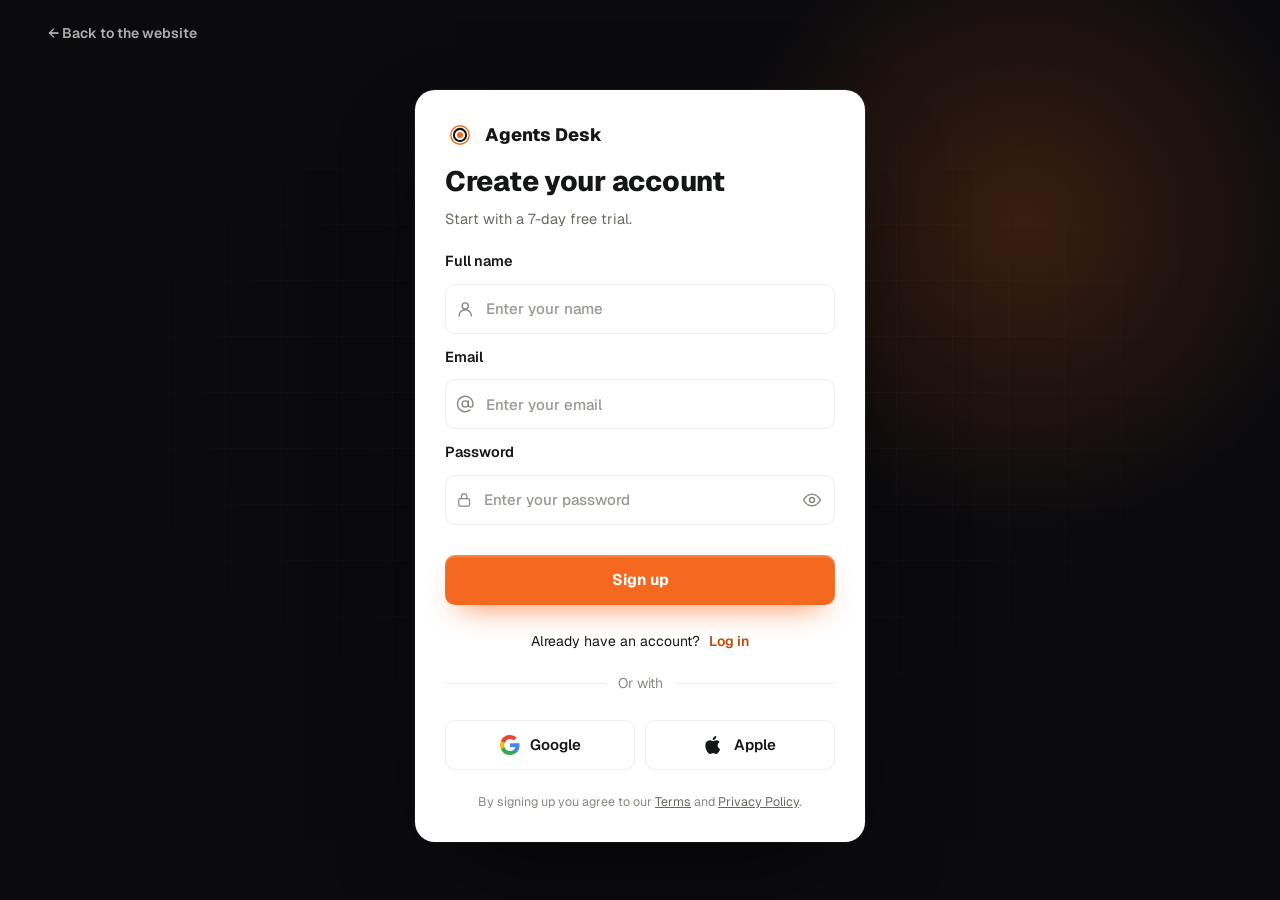
<file: auth.html>
<!doctype html>
<html lang="en">
<head>
<meta charset="utf-8">
<meta name="viewport" content="width=device-width,initial-scale=1">
<title>Sign in — Agents Desk</title>
<meta name="description" content="Create your Agents Desk account or log in to your desk.">
<meta name="robots" content="noindex">
<meta name="theme-color" content="#0B0B0E">
<link rel="icon" href="favicon.svg" type="image/svg+xml">
<link rel="preconnect" href="https://fonts.googleapis.com"><link rel="preconnect" href="https://fonts.gstatic.com" crossorigin>
<link rel="stylesheet" href="https://fonts.googleapis.com/css2?family=Geist:wght@400..800&family=Geist+Mono:wght@400..600&display=swap">
<link rel="stylesheet" href="site.css?v=20261017">
<link rel="stylesheet" href="auth.css?v=20261017">
</head>
<body class="auth-page">
<a class="auth-back" href="index.html">← Back to the website</a>
<main class="auth-wrap" id="main">
  <form class="form" id="authForm" novalidate>
    <a class="auth-brand" href="index.html" aria-label="Agents Desk home"><svg width="30" height="30" viewBox="0 0 44 44" fill="none" aria-hidden="true"><circle cx="22" cy="22" r="13.5" stroke="#F4691F" stroke-width="2"/><circle cx="22" cy="22" r="9" stroke="currentColor" stroke-width="3"/><circle cx="22" cy="22" r="4.4" fill="#F4691F"/></svg><span>Agents Desk</span></a>
    <h1 id="aTitle">Create your account</h1>
    <p class="auth-sub" id="aSub">Start with a 3-day free trial.</p>
    <p class="auth-note" id="notice" role="status" hidden></p>

    <div class="flex-column" data-only="signup"><label for="fName">Full name</label></div>
    <div class="inputForm" data-only="signup">
      <svg width="20" height="20" viewBox="0 0 24 24" fill="none" stroke="currentColor" stroke-width="1.8" stroke-linecap="round" aria-hidden="true"><circle cx="12" cy="8" r="4"/><path d="M20 21a8 8 0 0 0-16 0"/></svg>
      <input id="fName" name="name" class="input" autocomplete="name" placeholder="Enter your name">
    </div>

    <div class="flex-column"><label for="fEmail">Email</label></div>
    <div class="inputForm">
      <svg width="20" height="20" viewBox="0 0 24 24" fill="none" stroke="currentColor" stroke-width="1.8" stroke-linecap="round" aria-hidden="true"><circle cx="12" cy="12" r="4"/><path d="M16 8v5a3 3 0 0 0 6 0v-1a10 10 0 1 0-4 8"/></svg>
      <input id="fEmail" name="email" type="email" class="input" autocomplete="email" placeholder="Enter your email">
    </div>

    <div class="flex-column"><label for="fPw">Password</label></div>
    <div class="inputForm">
      <svg width="20" height="20" viewBox="0 0 24 24" fill="none" stroke="currentColor" stroke-width="1.8" stroke-linecap="round" aria-hidden="true"><rect x="4" y="10" width="16" height="11" rx="2.5"/><path d="M8 10V7a4 4 0 0 1 8 0v3"/></svg>
      <input id="fPw" name="password" type="password" class="input" autocomplete="new-password" placeholder="Enter your password">
      <button type="button" class="eye" id="eye" aria-label="Show password" aria-pressed="false"><svg width="20" height="20" viewBox="0 0 24 24" fill="none" stroke="currentColor" stroke-width="1.8" stroke-linecap="round" aria-hidden="true"><path d="M2 12s3.5-7 10-7 10 7 10 7-3.5 7-10 7S2 12 2 12z"/><circle cx="12" cy="12" r="3"/></svg></button>
    </div>

    <div class="flex-row" data-only="login">
      <div><input type="checkbox" id="fKeep" checked><label for="fKeep">Remember me</label></div>
      <button type="button" class="span" id="forgot">Forgot password?</button>
    </div>

    <button class="button-submit" id="aGo" type="submit">Sign up</button>
    <p class="p" id="switchLine"></p>
    <p class="p line">Or with</p>

    <div class="flex-row">
      <button type="button" class="btn google" data-sso="Google"><svg width="20" height="20" viewBox="0 0 24 24" aria-hidden="true"><path fill="#4285F4" d="M23.5 12.27c0-.85-.08-1.67-.22-2.45H12v4.64h6.45a5.52 5.52 0 0 1-2.39 3.62v3h3.87c2.26-2.09 3.57-5.16 3.57-8.81z"/><path fill="#34A853" d="M12 24c3.24 0 5.95-1.07 7.93-2.91l-3.87-3c-1.07.72-2.45 1.15-4.06 1.15-3.12 0-5.77-2.11-6.71-4.95H1.29v3.1A12 12 0 0 0 12 24z"/><path fill="#FBBC05" d="M5.29 14.29a7.2 7.2 0 0 1 0-4.58v-3.1H1.29a12 12 0 0 0 0 10.78l4-3.1z"/><path fill="#EA4335" d="M12 4.75c1.76 0 3.34.61 4.59 1.8l3.43-3.43A11.5 11.5 0 0 0 12 0 12 12 0 0 0 1.29 6.61l4 3.1C6.23 6.86 8.88 4.75 12 4.75z"/></svg>Google</button>
      <button type="button" class="btn apple" data-sso="Apple"><svg width="20" height="20" viewBox="0 0 24 24" fill="currentColor" aria-hidden="true"><path d="M16.37 12.6c-.03-2.73 2.23-4.05 2.33-4.11-1.27-1.86-3.25-2.11-3.95-2.14-1.68-.17-3.28.99-4.13.99-.86 0-2.17-.97-3.57-.94-1.84.03-3.53 1.07-4.48 2.71-1.91 3.31-.49 8.22 1.37 10.91.91 1.31 2 2.79 3.42 2.74 1.37-.05 1.89-.89 3.55-.89 1.65 0 2.12.89 3.57.86 1.48-.03 2.41-1.34 3.31-2.66 1.04-1.52 1.47-3 1.5-3.07-.03-.02-2.88-1.11-2.92-4.4zM13.65 4.58c.75-.92 1.26-2.19 1.12-3.46-1.08.04-2.4.72-3.18 1.63-.69.8-1.31 2.1-1.14 3.34 1.21.09 2.44-.61 3.2-1.51z"/></svg>Apple</button>
    </div>

    <p class="fine" data-only="signup">By signing up you agree to our <a href="https://agentsdesk.football/term-of-service" target="_blank" rel="noopener">Terms</a> and <a href="https://agentsdesk.football/privacy-policy" target="_blank" rel="noopener">Privacy Policy</a>.</p>
  </form>
</main>
<script src="billing.js?v=20261017"></script>
<script src="auth.js?v=20261017"></script>
</body>
</html>
</file>
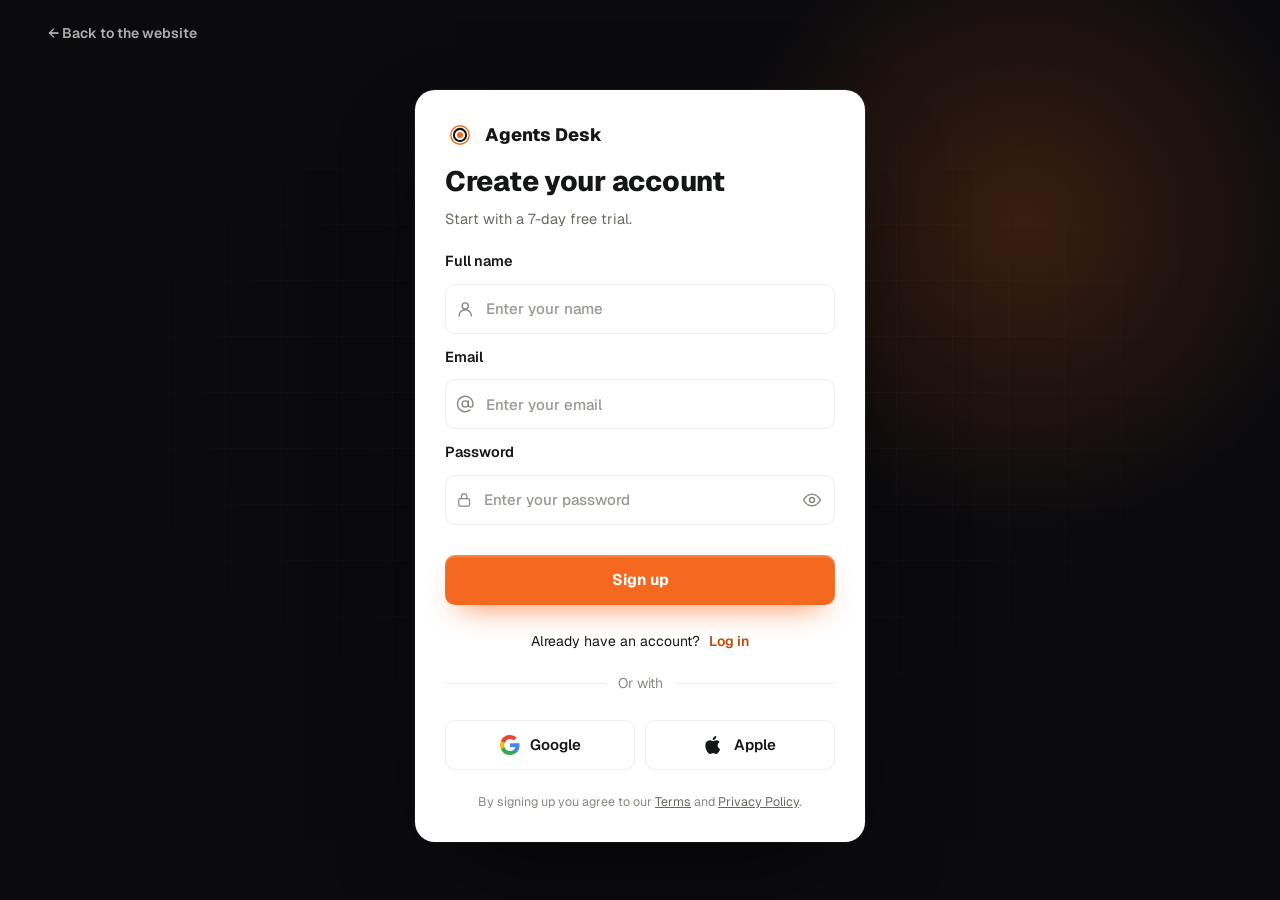
<file: dashboard.html>
<!doctype html>
<html lang="en">
<head>
<meta charset="utf-8">
<meta name="viewport" content="width=device-width,initial-scale=1">
<title>Dashboard demo · Agents Desk</title>
<meta name="description" content="Interactive demo of the Agents Desk dashboard: AI player search, No Agents list, deal and commission calculator, agency overview and live transfer feeds. Sample data only.">
<meta name="robots" content="noindex">
<meta name="theme-color" content="#0B0B0E">
<link rel="icon" href="favicon.svg" type="image/svg+xml">
<link rel="preconnect" href="https://fonts.googleapis.com"><link rel="preconnect" href="https://fonts.gstatic.com" crossorigin>
<link rel="stylesheet" href="https://fonts.googleapis.com/css2?family=Geist:wght@400..800&family=Geist+Mono:wght@400..600&display=swap">
<link rel="stylesheet" href="dashboard.css?v=20261017">
<link rel="stylesheet" href="account.css?v=20261017">
<script>try{if(!localStorage.getItem("ad-session"))location.replace("auth.html"+location.hash)}catch(e){}</script>
</head>
<body>
<div class="ad-loading" id="adLoad" role="status" aria-live="polite">
  <div class="adl">
    <div class="adl-mark" aria-hidden="true"><svg viewBox="0 0 64 64" fill="none"><circle class="adl-trk" cx="32" cy="32" r="29"/><circle class="adl-arc" cx="32" cy="32" r="29"/><circle cx="32" cy="32" r="12.5" stroke="#F3F2F0" stroke-width="3.6"/><circle class="adl-dot" cx="32" cy="32" r="6" fill="#F4691F"/></svg></div>
    <div class="adl-word"><b>Agents Desk</b><span id="adLoadCap">Loading</span></div>
    <div class="adl-bar" aria-hidden="true"><i id="adLoadBar"></i></div>
  </div>
</div>
<div id="app" data-lenis-prevent aria-hidden="true">
  <aside class="sb" id="sb" aria-label="Dashboard menu"></aside>
  <div class="scrim" id="scrim"></div>
  <div class="mn" id="mn">
    <header class="tb">
      <button class="burger" id="burger" aria-label="Open menu"><svg width="18" height="18" viewBox="0 0 24 24" fill="none" stroke="currentColor" stroke-width="2" stroke-linecap="round"><path d="M4 7h16M4 12h16M4 17h16"/></svg></button>
      <label class="tb-s"><svg width="16" height="16" viewBox="0 0 24 24" fill="none" stroke="currentColor" stroke-width="2" stroke-linecap="round"><circle cx="11" cy="11" r="7"/><path d="M20 20l-3.5-3.5"/></svg><input type="search" id="gsearch" placeholder="Search players, clubs, deals, news…" aria-label="Search"></label>
      <span class="sp"></span>
      <span class="demo-pill" title="Everything in this dashboard is sample data"><i></i>Demo<span>&nbsp;· sample data</span></span>
      <a class="btn b-gh b-sm back-site" href="index.html" id="backSite">← Back to site</a>
      <span class="me"><span class="av">AG</span><div><b>Your desk</b><span>Agent</span></div></span>
    </header>
    <div id="view"></div>
  </div>
  <div class="modal" id="modal"><div class="bg" data-close></div><div class="pn"><button class="x" data-close aria-label="Close">×</button><div id="modalBody"></div></div></div>
  <div class="toast" id="toast" role="status"></div>
</div>


<script src="orb.js?v=20261017"></script>
<script src="dashboard.js?v=20261017"></script>
<script src="billing.js?v=20261017"></script>
<script src="account.js?v=20261017"></script>
</body>
</html>
</file>
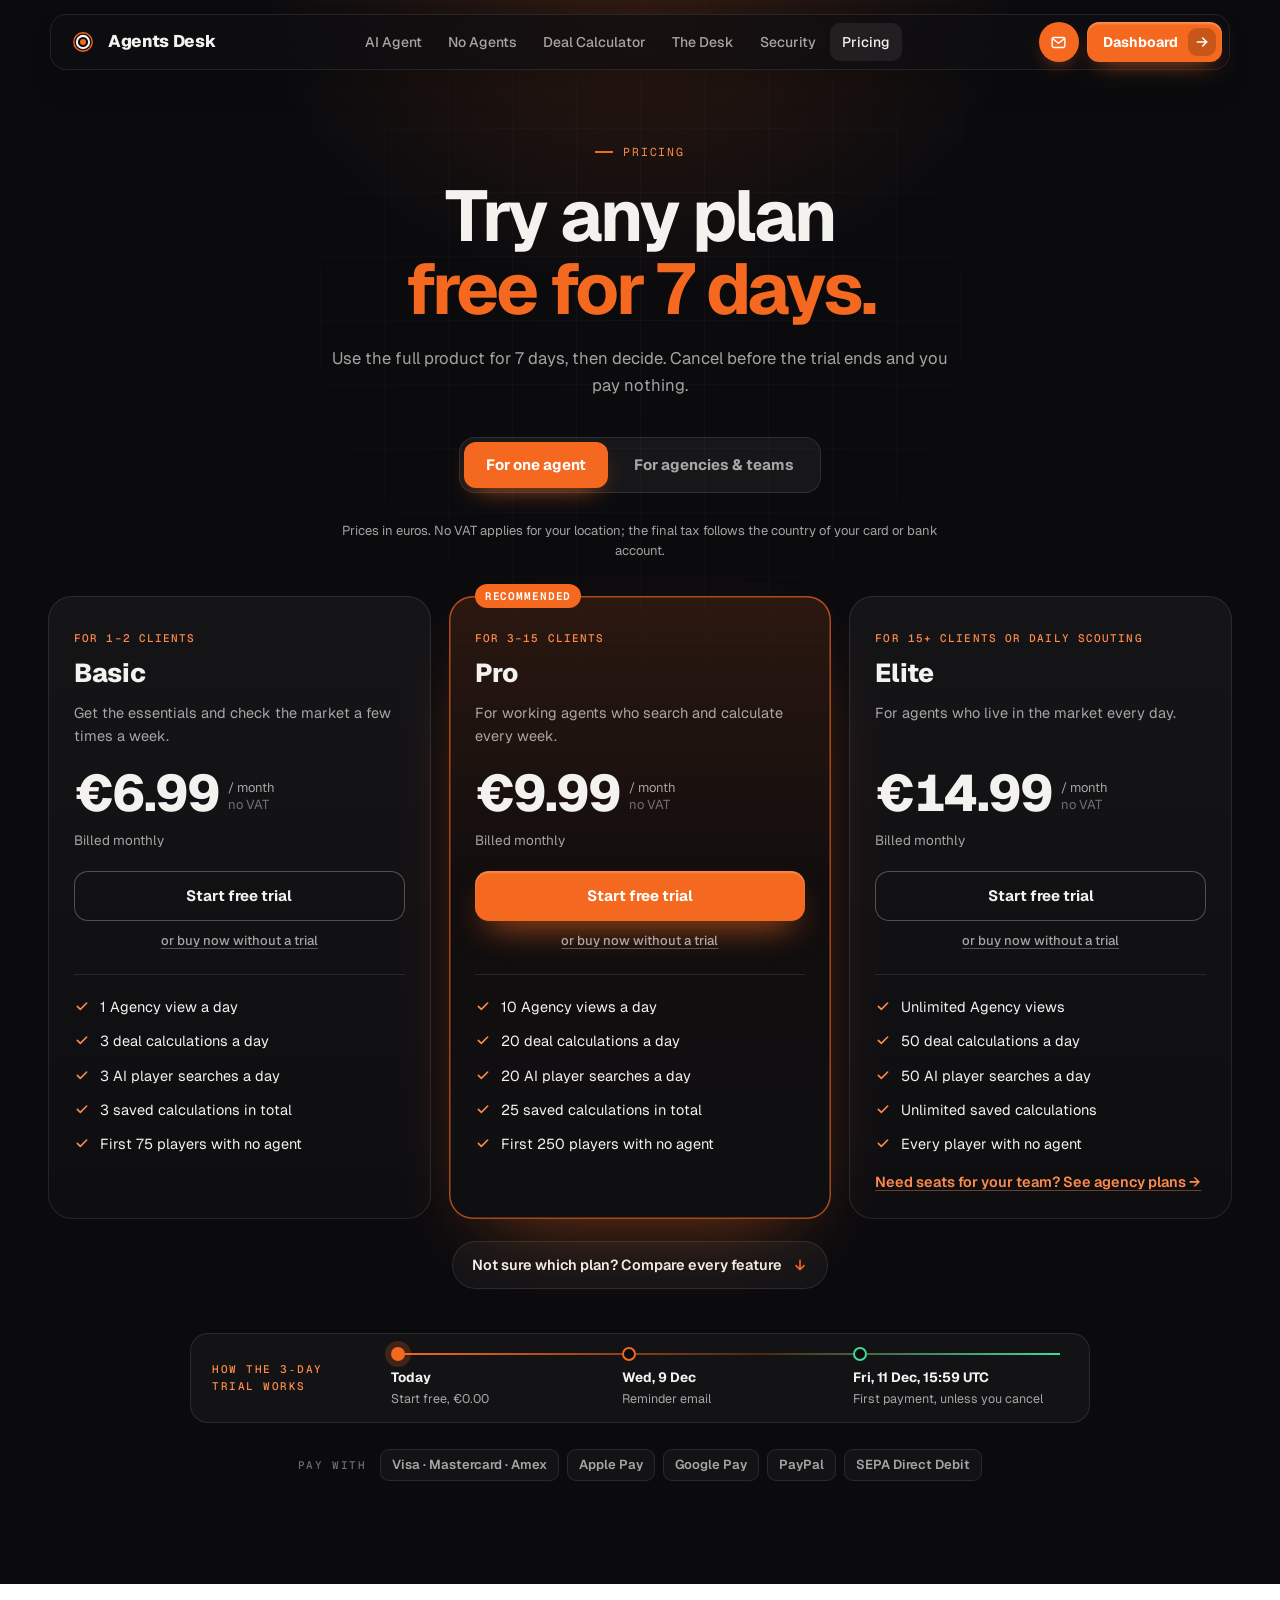
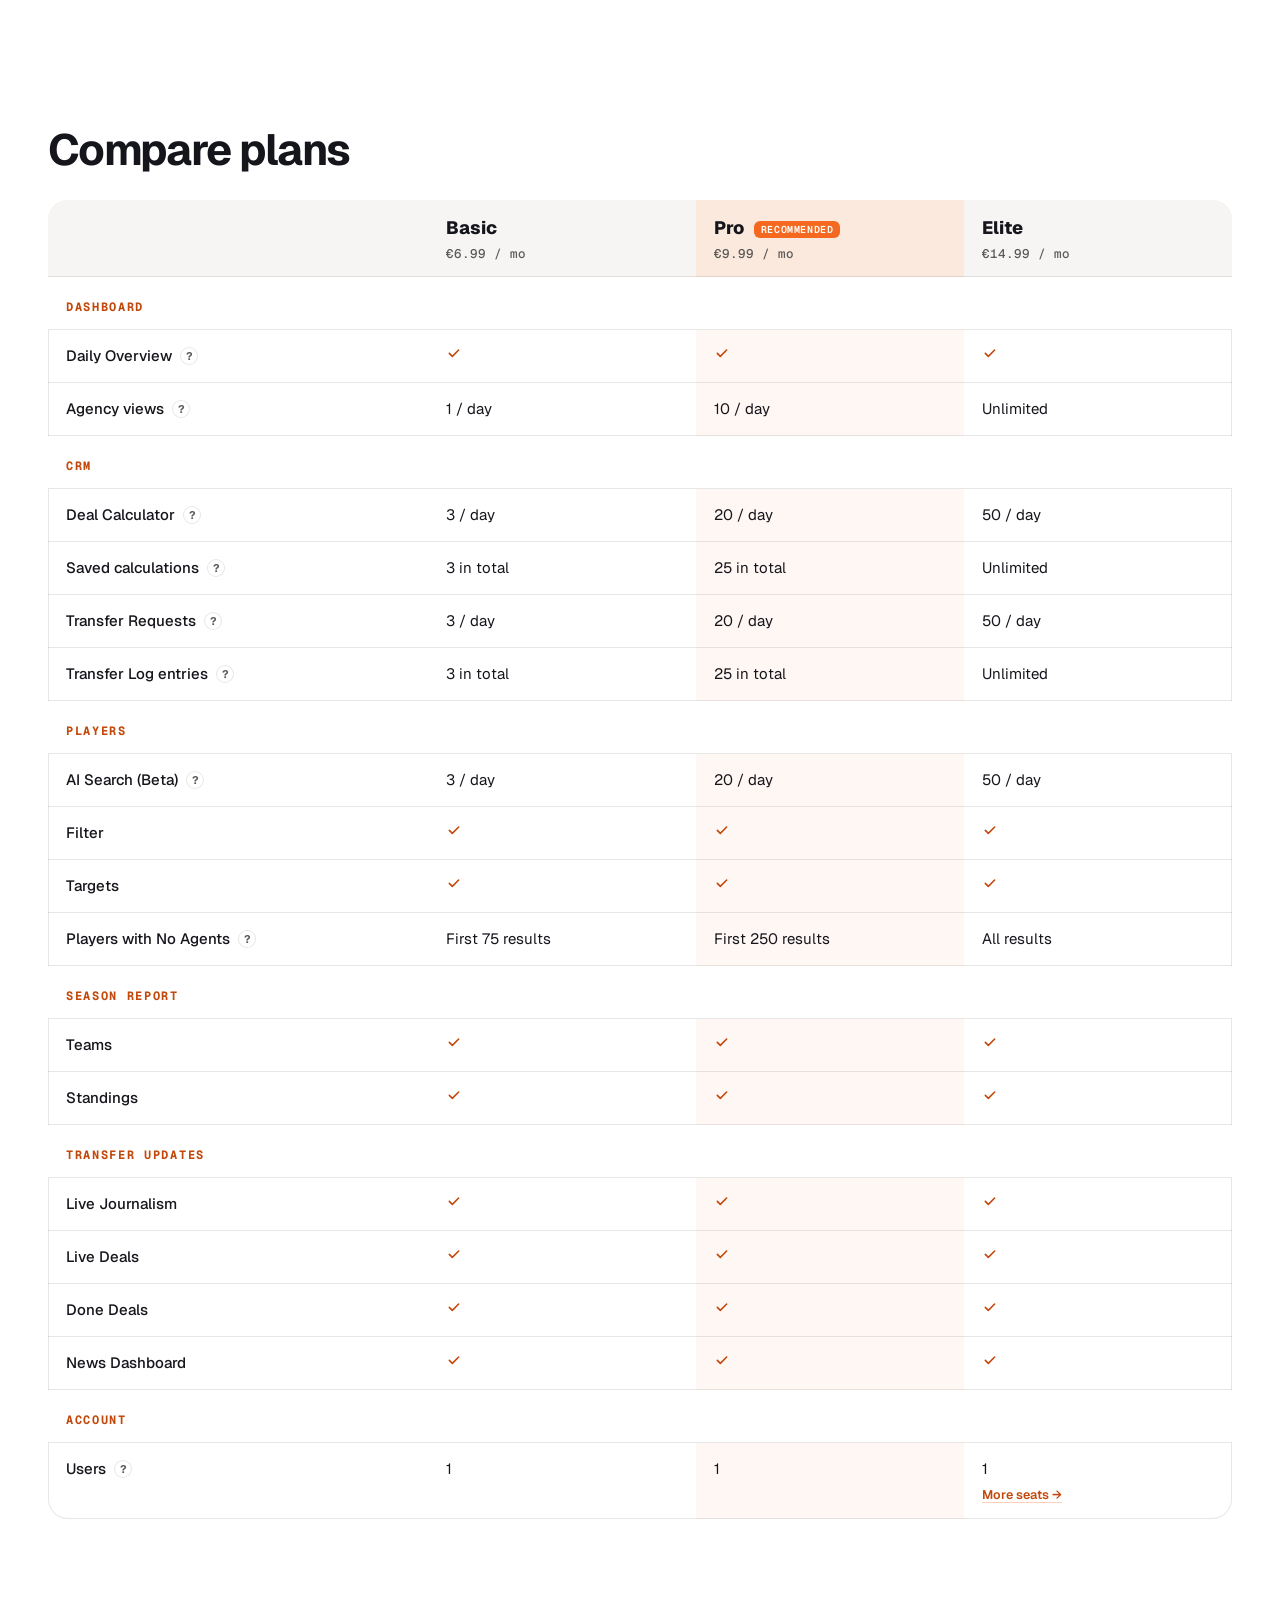
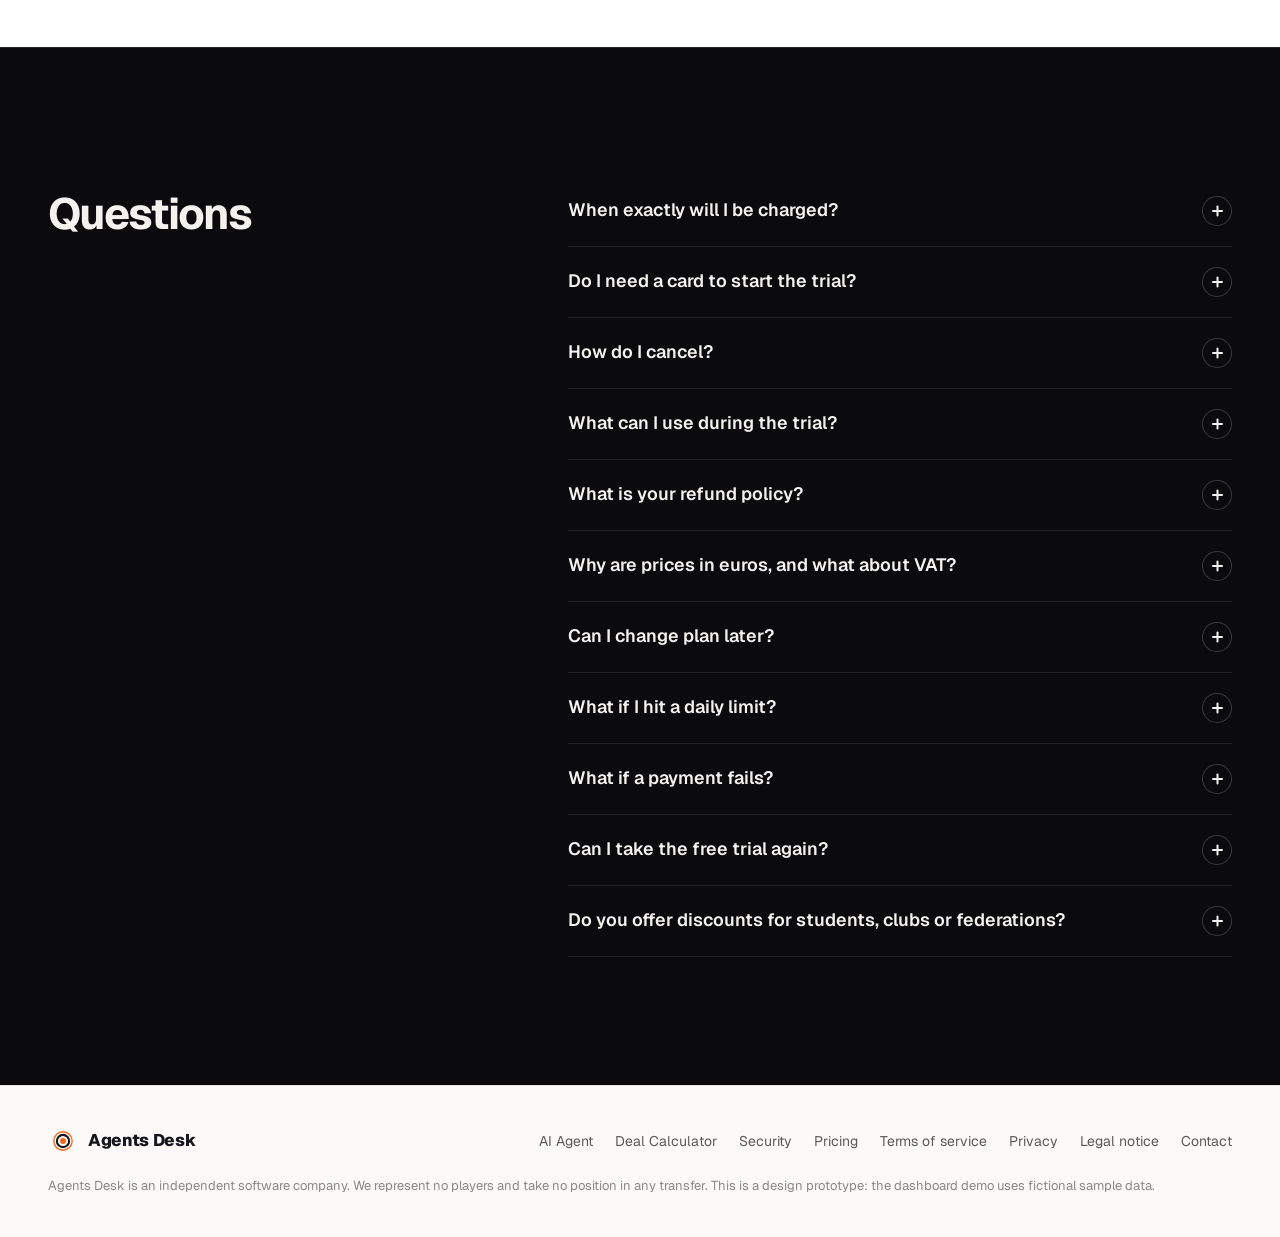
<file: pricing.html>
<!doctype html>
<html lang="en">
<head>
<meta charset="utf-8">
<meta name="viewport" content="width=device-width,initial-scale=1">
<title>Pricing — Agents Desk</title>
<meta name="description" content="Agents Desk pricing: Basic, Pro and Elite plans for football agents, billed monthly, and a team plan for agencies. Every plan starts with a 7-day free trial.">
<meta name="theme-color" content="#0B0B0E">
<link rel="icon" href="favicon.svg" type="image/svg+xml">
<link rel="preconnect" href="https://fonts.googleapis.com"><link rel="preconnect" href="https://fonts.gstatic.com" crossorigin>
<link rel="stylesheet" href="https://fonts.googleapis.com/css2?family=Geist:wght@400..800&family=Geist+Mono:wght@400..600&display=swap">
<link rel="stylesheet" href="site.css?v=20261017">
<link rel="stylesheet" href="pricing.css?v=20261017">
<script>document.documentElement.classList.add("js")</script>
<script type="application/ld+json">{"@context":"https://schema.org","@type":"Product","name":"Agents Desk","description":"Football agent software: AI player search, deal calculator, transfer CRM and live transfer news.","brand":{"@type":"Brand","name":"Agents Desk"},"offers":[{"@type":"Offer","name":"Basic monthly","price":"6.99","priceCurrency":"EUR","url":"https://agentsdesk.football/pricing"},{"@type":"Offer","name":"Pro monthly","price":"9.99","priceCurrency":"EUR","url":"https://agentsdesk.football/pricing"},{"@type":"Offer","name":"Elite monthly","price":"14.99","priceCurrency":"EUR","url":"https://agentsdesk.football/pricing"}]}</script>
</head>
<body>
<a class="skip" href="#main">Skip to content</a>
<header class="nav" id="nav">
  <a class="brand" href="index.html" aria-label="Agents Desk, back to top"><svg class="mark" width="30" height="30" viewBox="0 0 44 44" fill="none" aria-hidden="true"><circle class="ping" cx="22" cy="22" r="13.5" stroke="#F4691F" stroke-width="2"/><circle cx="22" cy="22" r="9" stroke="currentColor" stroke-width="3"/><circle class="beat" cx="22" cy="22" r="4.4" fill="#F4691F"/></svg><span>Agents Desk</span></a>
  <nav class="nav-links" aria-label="Main">
    <a href="auth.html#app-ai">AI Agent</a><a href="auth.html#app-noagents">No Agents</a><a href="auth.html#app-calc">Deal Calculator</a><a href="index.html#desk">The Desk</a><a href="index.html#security">Security</a><a href="pricing.html" aria-current="page">Pricing</a>
  </nav>
  <div class="nav-end">
    <a class="Btn nav-ct" href="index.html#contact" aria-label="Contact us"><span class="sign"><svg viewBox="0 0 24 24" fill="none" stroke="currentColor" stroke-width="2" stroke-linecap="round" stroke-linejoin="round" aria-hidden="true"><rect x="3" y="5" width="18" height="14" rx="2.5"/><path d="M3.5 6.5l8.5 6.5 8.5-6.5"/></svg></span><span class="text">Contact</span></a>
    <a class="btn-dash" href="auth.html#app-overview">Dashboard <span class="ar"><svg width="16" height="16" viewBox="0 0 24 24" fill="none" stroke="currentColor" stroke-width="2.4" stroke-linecap="round" aria-hidden="true"><path d="M5 12h14M13 6l6 6-6 6"/></svg></span></a>
    <button class="burger" id="burger" aria-label="Open menu" aria-expanded="false" aria-controls="sheet"><span></span><span></span></button>
  </div>
</header>
<div class="sheet" id="sheet" hidden>
  <a href="auth.html#app-ai">AI Agent</a><a href="auth.html#app-noagents">No Agents</a><a href="auth.html#app-calc">Deal Calculator</a><a href="index.html#desk">The Desk</a><a href="index.html#security">Security</a><a href="pricing.html">Pricing</a><a href="index.html#contact">Contact</a>
  <a class="sheet-cta" href="auth.html#app-overview">Open the dashboard demo <svg width="16" height="16" viewBox="0 0 24 24" fill="none" stroke="currentColor" stroke-width="2.4" stroke-linecap="round" aria-hidden="true"><path d="M5 12h14M13 6l6 6-6 6"/></svg></a>
</div>

<main id="main">
<section class="pr-hero dark" id="top" aria-labelledby="prH">
  <div class="wrap">
    <div class="pr-head">
      <span class="eyebrow">Pricing</span>
      <h1 class="display" id="prH">Try any plan <span class="o">free for 7 days.</span></h1>
      <p class="lead">Use the full product for 7 days, then decide. Cancel before the trial ends and you pay nothing.</p>
    </div>

    <div class="aud" role="tablist" aria-label="Who is it for">
      <button role="tab" data-tab="individual" aria-controls="plans">For one agent</button>
      <button role="tab" data-tab="enterprise" aria-controls="team">For agencies &amp; teams</button>
    </div>

    <div class="controls" id="plansTop">
      
    </div>
    <p class="tax-note" aria-live="polite"></p>

    <div id="plans" class="plans"></div>
    <button type="button" class="to-compare only-ind" data-tocompare><span>Not sure which plan? Compare every feature</span><svg width="16" height="16" viewBox="0 0 24 24" fill="none" stroke="currentColor" stroke-width="2.4" stroke-linecap="round" stroke-linejoin="round" aria-hidden="true"><path d="M12 5v14M6 13l6 6 6-6"/></svg></button>

    <div id="team" class="team" hidden>
      <div class="team-tx">
        <h2 class="display">Agents Desk for agencies.</h2>
        <p>One workspace for your agency. Every seat gets the full Elite plan, and the agency gets one bill.</p>
        <ul class="key">
          <li><svg viewBox="0 0 24 24" width="16" height="16" fill="none" stroke="currentColor" stroke-width="2.4" stroke-linecap="round" stroke-linejoin="round" aria-hidden="true"><path d="M5 12.5l4.5 4.5L19 7.5"/></svg>The full Elite plan for every seat</li>
          <li><svg viewBox="0 0 24 24" width="16" height="16" fill="none" stroke="currentColor" stroke-width="2.4" stroke-linecap="round" stroke-linejoin="round" aria-hidden="true"><path d="M5 12.5l4.5 4.5L19 7.5"/></svg>One bill and one VAT invoice for the agency</li>
          <li><svg viewBox="0 0 24 24" width="16" height="16" fill="none" stroke="currentColor" stroke-width="2.4" stroke-linecap="round" stroke-linejoin="round" aria-hidden="true"><path d="M5 12.5l4.5 4.5L19 7.5"/></svg>Add or remove seats at any time</li>
        </ul>
      </div>
      <div class="team-calc">
        <span class="lab" id="seatLab">How many seats?</span>
        <div class="seats" role="group" aria-labelledby="seatLab"><button data-seatstep="-1" aria-label="One seat fewer">−</button><output id="seatN" aria-live="polite">3</output><button data-seatstep="1" aria-label="One seat more">+</button></div>
        <p class="seat-hint" id="seatHint"></p>
        <p class="seat-math" id="seatMath" aria-live="polite"></p>
        <div class="team-total"><span>Total</span><b id="teamTotal">€0</b><span>/ month</span></div>
        <p class="bill" id="teamBill"></p>
        <button class="cta primary wide" data-team-start>Start 7-day team trial</button>
        <a class="cta wide ghost" href="mailto:info@agentsdesk.football?subject=Agents%20Desk%20for%20agencies">More than 10 seats or paying by invoice? Talk to us</a>
        <p class="co-fine center">Team prices exclude VAT.</p>
      </div>
    </div>

    <div class="trial-strip rv" aria-labelledby="trialH">
      <h2 id="trialH">How the 3&#8209;day trial works</h2>
      <ol id="timeline" class="timeline"></ol>
    </div>

    <div class="pay-row rv" aria-label="Accepted payment methods">
      <span class="lab">Pay with</span>
      <span class="pmeth">Visa · Mastercard · Amex</span><span class="pmeth">Apple Pay</span><span class="pmeth">Google Pay</span><span class="pmeth">PayPal</span><span class="pmeth">SEPA Direct Debit</span>
    </div>
  </div>
</section>

<section class="pr-compare light" id="compare" aria-labelledby="cmpH">
  <div class="wrap">
    <div class="sec-head rv"><h2 class="display" id="cmpH">Compare plans</h2></div>
    <div class="mtabs" role="tablist" aria-label="Plan to show"><button role="tab" data-mplan="basic">Basic</button><button role="tab" data-mplan="pro">Pro</button><button role="tab" data-mplan="elite">Elite</button></div>
    <div class="tbl-wrap rv">
      <table id="cmp" class="cmp">
        <thead><tr><th scope="col"><span class="sr">Feature</span></th>
          <th scope="col" data-col="basic">Basic<span class="th-price"></span></th>
          <th scope="col" data-col="pro" class="rec-col">Pro <span class="star">Recommended</span><span class="th-price"></span></th>
          <th scope="col" data-col="elite">Elite<span class="th-price"></span></th></tr></thead>
        <tbody></tbody>
      </table>
    </div>
  </div>
</section>

<section class="faq dark" id="faq" aria-labelledby="faqH">
  <div class="wrap faq-g">
    <div class="sec-head rv"><h2 class="display" id="faqH">Questions</h2></div>
    <div class="qas"><div class="qa"><button aria-expanded="false">When exactly will I be charged?<span class="pm"></span></button><div class="ans"><div><p>Exactly 7 days (168 hours) after you start, to the minute, even if the clocks change in between. The date, time and time zone are shown at checkout, and we email you 2 days before with the exact amount.</p></div></div></div><div class="qa"><button aria-expanded="false">Do I need a card to start the trial?<span class="pm"></span></button><div class="ans"><div><p>Yes. You add a card, wallet or bank account when you start, so your plan can carry on if you keep it. Nothing is charged during the 7 days, and we remind you 2 days before the first payment.</p></div></div></div><div class="qa"><button aria-expanded="false">How do I cancel?<span class="pm"></span></button><div class="ans"><div><p>Settings › Plan &amp; billing › Cancel. One click, no call or email needed. Cancel during the trial and you pay nothing. After a paid period you keep access until it ends, and your data is kept for 30 days in case you come back.</p></div></div></div><div class="qa"><button aria-expanded="false">What can I use during the trial?<span class="pm"></span></button><div class="ans"><div><p>Everything in the plan you picked, with exactly the limits shown in the table. You can switch plans during the trial; you're charged for the plan you have when it ends.</p></div></div></div><div class="qa" id="faq-refunds"><button aria-expanded="false">What is your refund policy?<span class="pm"></span></button><div class="ans"><div><p>All plans are monthly: cancel any time and keep access until the end of the month you paid for; we don't refund part-months. If you are a consumer in the EU, your legal withdrawal rights always apply on top of this.</p></div></div></div><div class="qa"><button aria-expanded="false">Why are prices in euros, and what about VAT?<span class="pm"></span></button><div class="ans"><div><p>Agents Desk is billed from Germany, so there is one price list in euros for everyone. Paying from a pound, dollar or franc account? Your card, wallet or PayPal converts the amount automatically; your bank may add a small conversion fee. Prices exclude VAT. At checkout you choose your billing country: German customers pay 19% VAT, businesses elsewhere with a valid VAT ID pay no VAT (reverse charge), and private customers in the EU pay their own country's rate.</p></div></div></div><div class="qa"><button aria-expanded="false">Can I change plan later?<span class="pm"></span></button><div class="ans"><div><p>Yes. After the trial, upgrades apply immediately and you only pay the difference for the rest of your billing period. Downgrades take effect at your next renewal. Nothing is deleted when you downgrade: items above the new limit become read-only.</p></div></div></div><div class="qa"><button aria-expanded="false">What if I hit a daily limit?<span class="pm"></span></button><div class="ans"><div><p>Your limits reset at midnight. If you can't wait, turn on extra usage in Settings › Plan & billing and buy credits: each extra AI search or calculation then uses a few cents from your balance. You choose the amount, can set a monthly cap, and credits never expire. Or upgrade, and the higher limits apply straight away.</p></div></div></div><div class="qa"><button aria-expanded="false">What if a payment fails?<span class="pm"></span></button><div class="ans"><div><p>We email you and try again over 7 days. If it still fails, your account becomes read-only until you update your payment method. Nothing is deleted for 30 days.</p></div></div></div><div class="qa"><button aria-expanded="false">Can I take the free trial again?<span class="pm"></span></button><div class="ans"><div><p>The trial is once per person. If you come back later, your plan starts straight away and you see the amount before you confirm.</p></div></div></div><div class="qa"><button aria-expanded="false">Do you offer discounts for students, clubs or federations?<span class="pm"></span></button><div class="ans"><div><p>Write to info@agentsdesk.football and tell us about your situation. We look at every request.</p></div></div></div></div>
  </div>
</section>
</main>

<footer class="foot">
  <div class="wrap foot-g">
    <a class="brand" href="index.html" aria-label="Agents Desk"><svg class="mark" width="30" height="30" viewBox="0 0 44 44" fill="none" aria-hidden="true"><circle class="ping" cx="22" cy="22" r="13.5" stroke="#F4691F" stroke-width="2"/><circle cx="22" cy="22" r="9" stroke="currentColor" stroke-width="3"/><circle class="beat" cx="22" cy="22" r="4.4" fill="#F4691F"/></svg><span>Agents Desk</span></a>
    <nav aria-label="Footer"><a href="auth.html#app-ai">AI Agent</a><a href="auth.html#app-calc">Deal Calculator</a><a href="index.html#security">Security</a><a href="pricing.html">Pricing</a><a href="https://agentsdesk.football/term-of-service">Terms of service</a><a href="https://agentsdesk.football/privacy-policy">Privacy</a><a href="https://agentsdesk.football/legal-notice">Legal notice</a><a href="index.html#contact">Contact</a></nav>
    <p>Agents Desk is an independent software company. We represent no players and take no position in any transfer. This is a design prototype: the dashboard demo uses fictional sample data.</p>
  </div>
</footer>

<div class="drawer" id="checkout" hidden>
  <div class="scrim" data-close></div>
  <aside class="panel" role="dialog" aria-modal="true" aria-labelledby="coH">
    <header><h2 id="coH">Start your free trial</h2><button class="co-close" data-close aria-label="Close">✕</button></header>
    <div id="coBody"></div>
  </aside>
</div>

<script src="billing.js?v=20261017" defer></script>
<script src="pricing.js?v=20261017" defer></script>
</body>
</html>
</file>
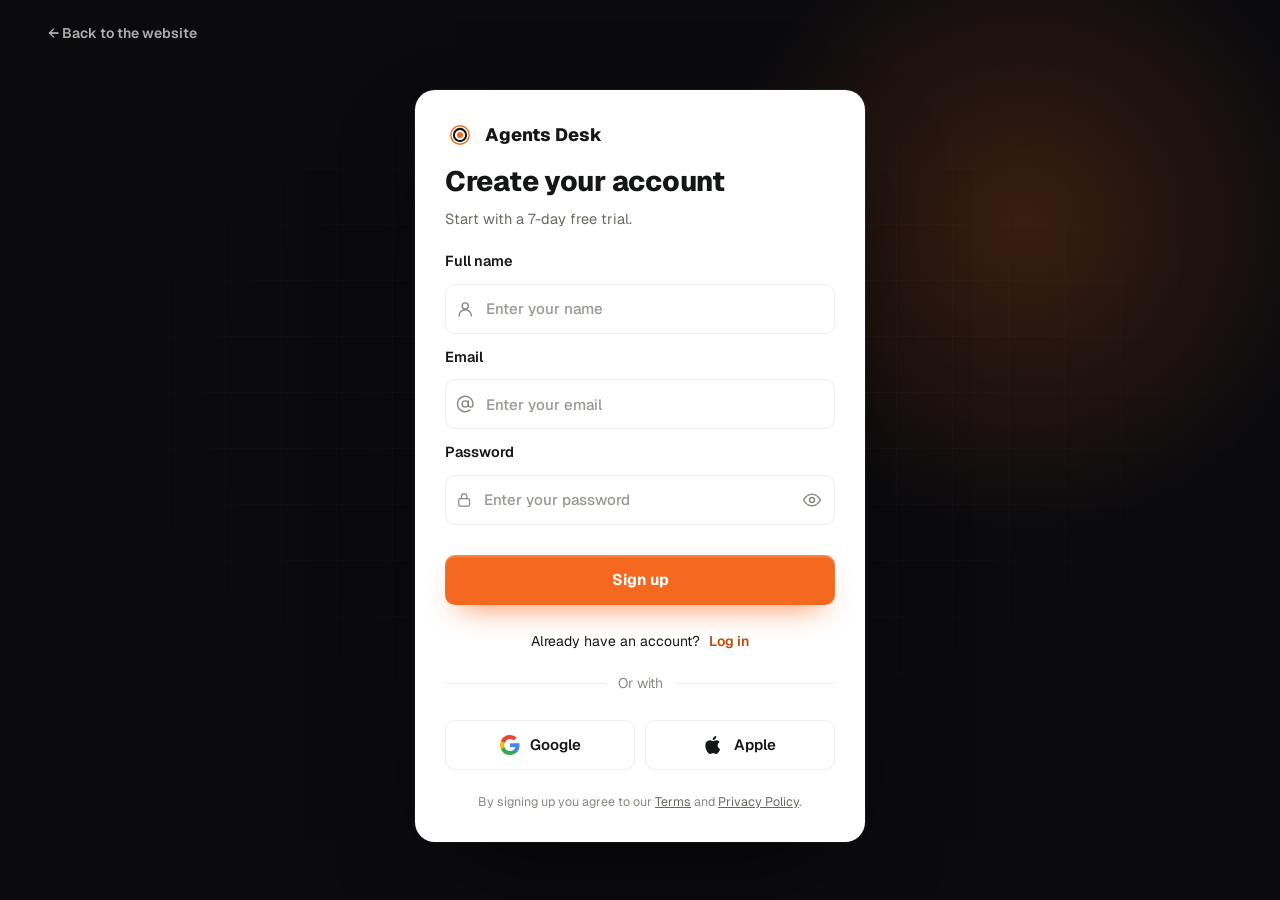
<file: pricing-demo/auth.html>
<!doctype html><html lang="en"><head><meta charset="utf-8"><title>Agents Desk</title><meta name="robots" content="noindex"><link rel="canonical" href="../auth.html"><script>location.replace('../auth.html'+location.search+location.hash)</script></head><body><a href="../auth.html">Continue to Agents Desk</a></body></html>
</file>
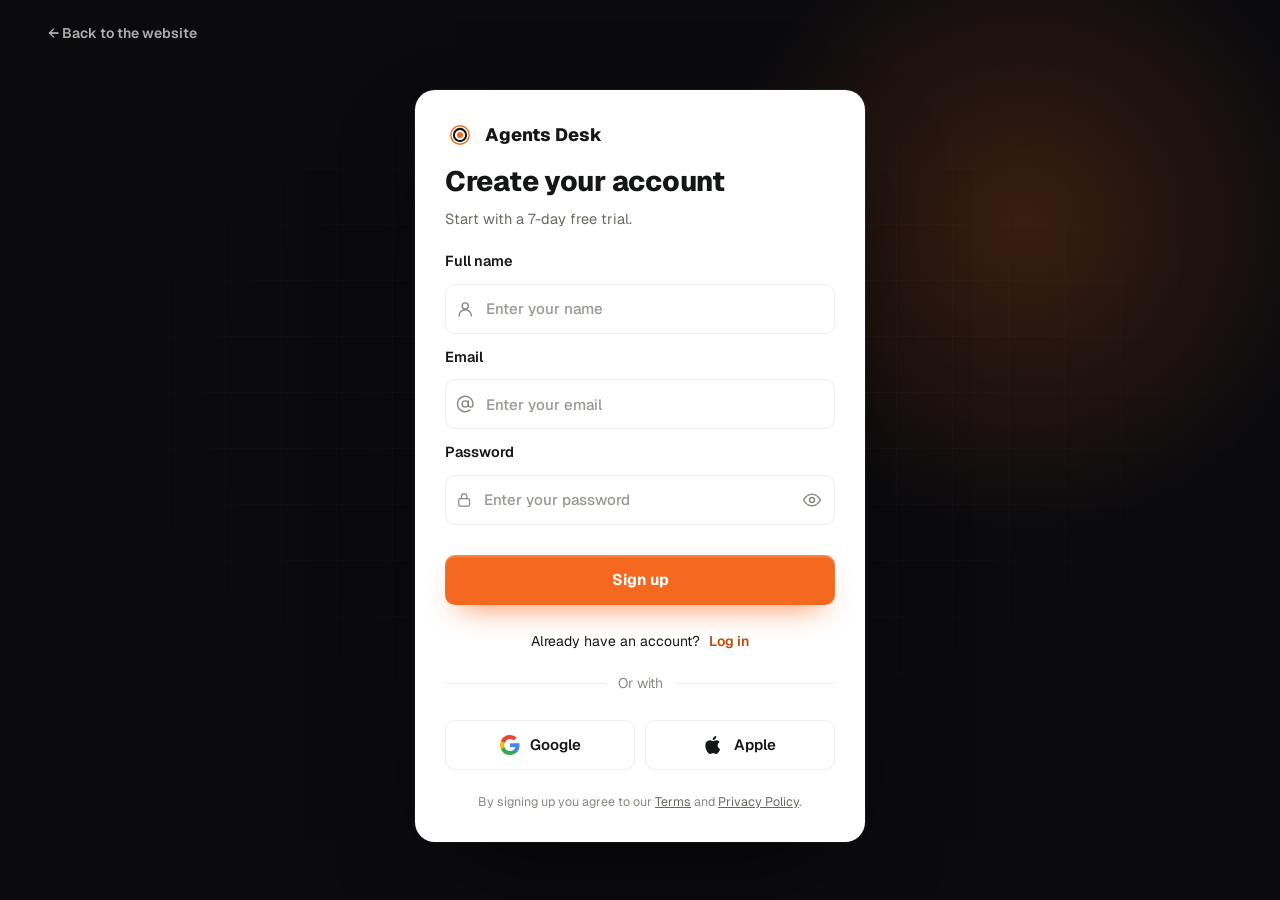
<file: pricing-demo/dashboard.html>
<!doctype html><html lang="en"><head><meta charset="utf-8"><title>Agents Desk</title><meta name="robots" content="noindex"><link rel="canonical" href="../dashboard.html"><script>location.replace('../dashboard.html'+location.search+location.hash)</script></head><body><a href="../dashboard.html">Continue to Agents Desk</a></body></html>
</file>
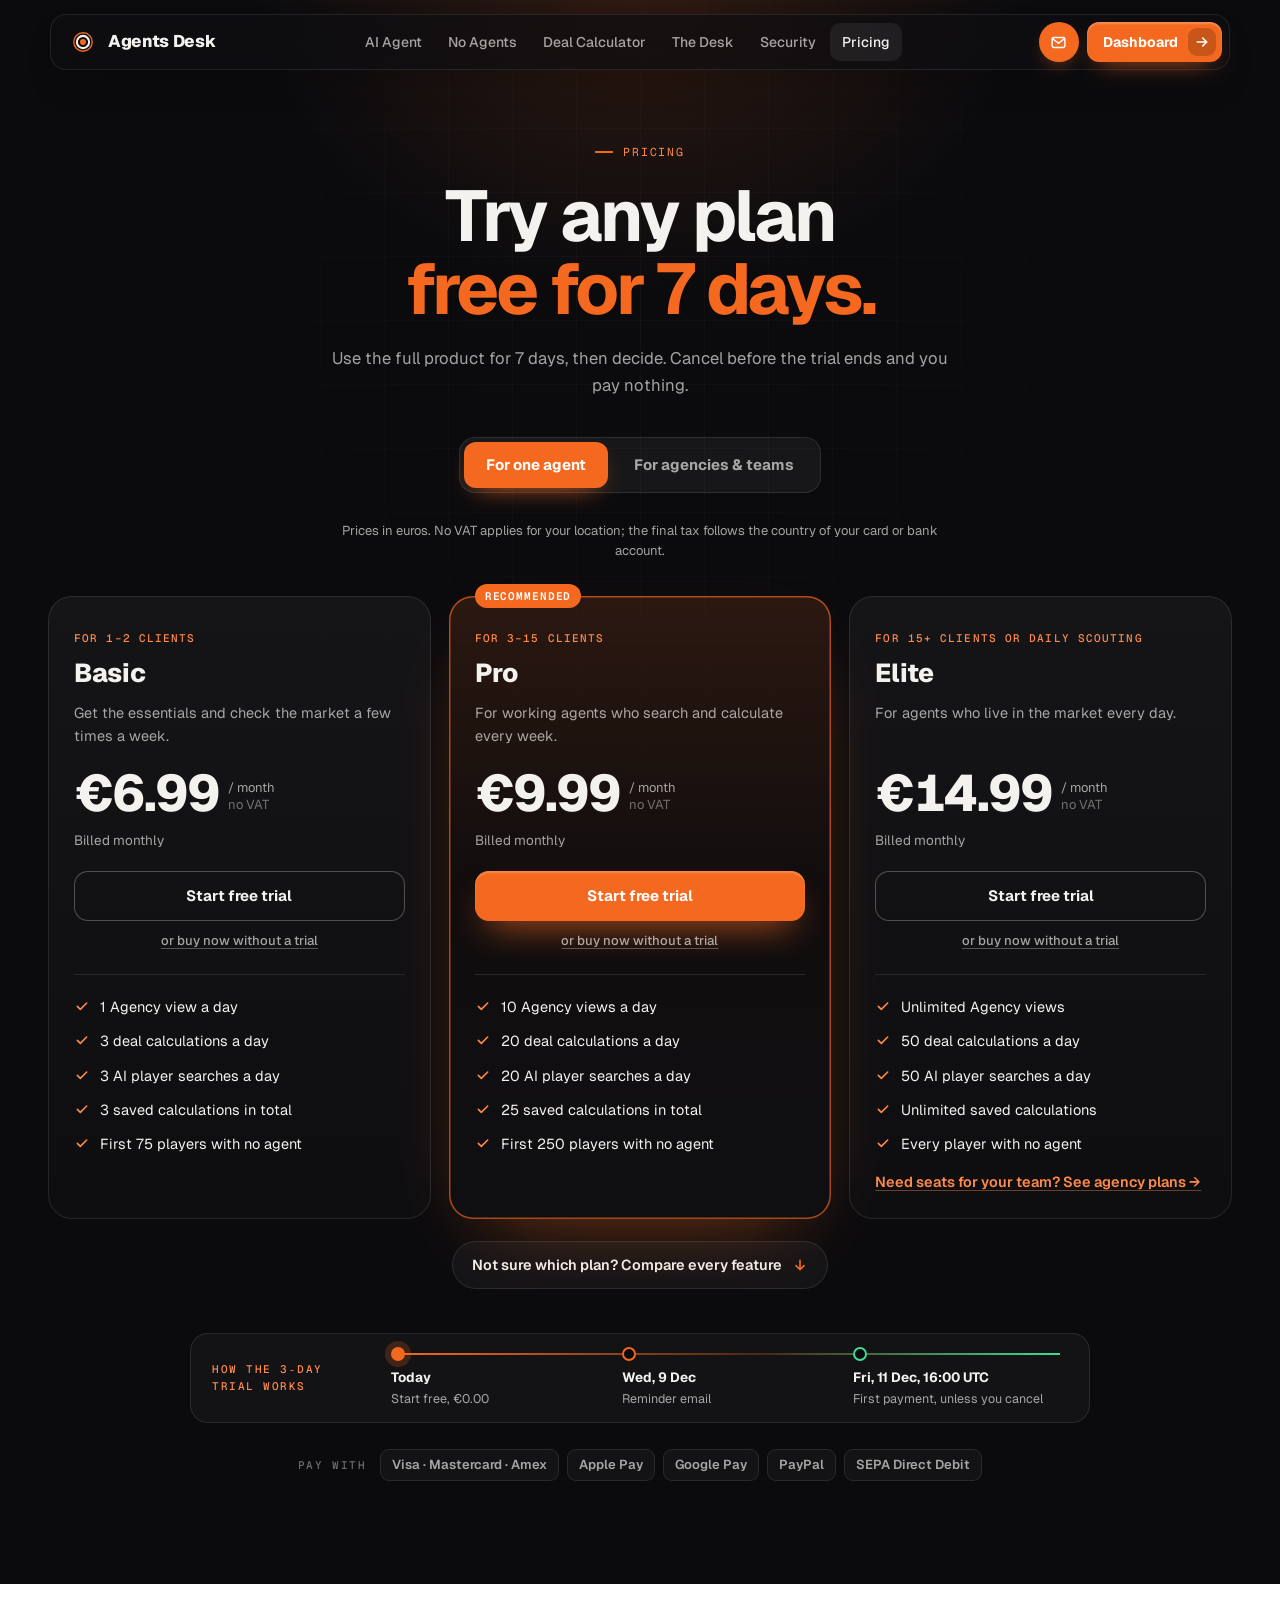
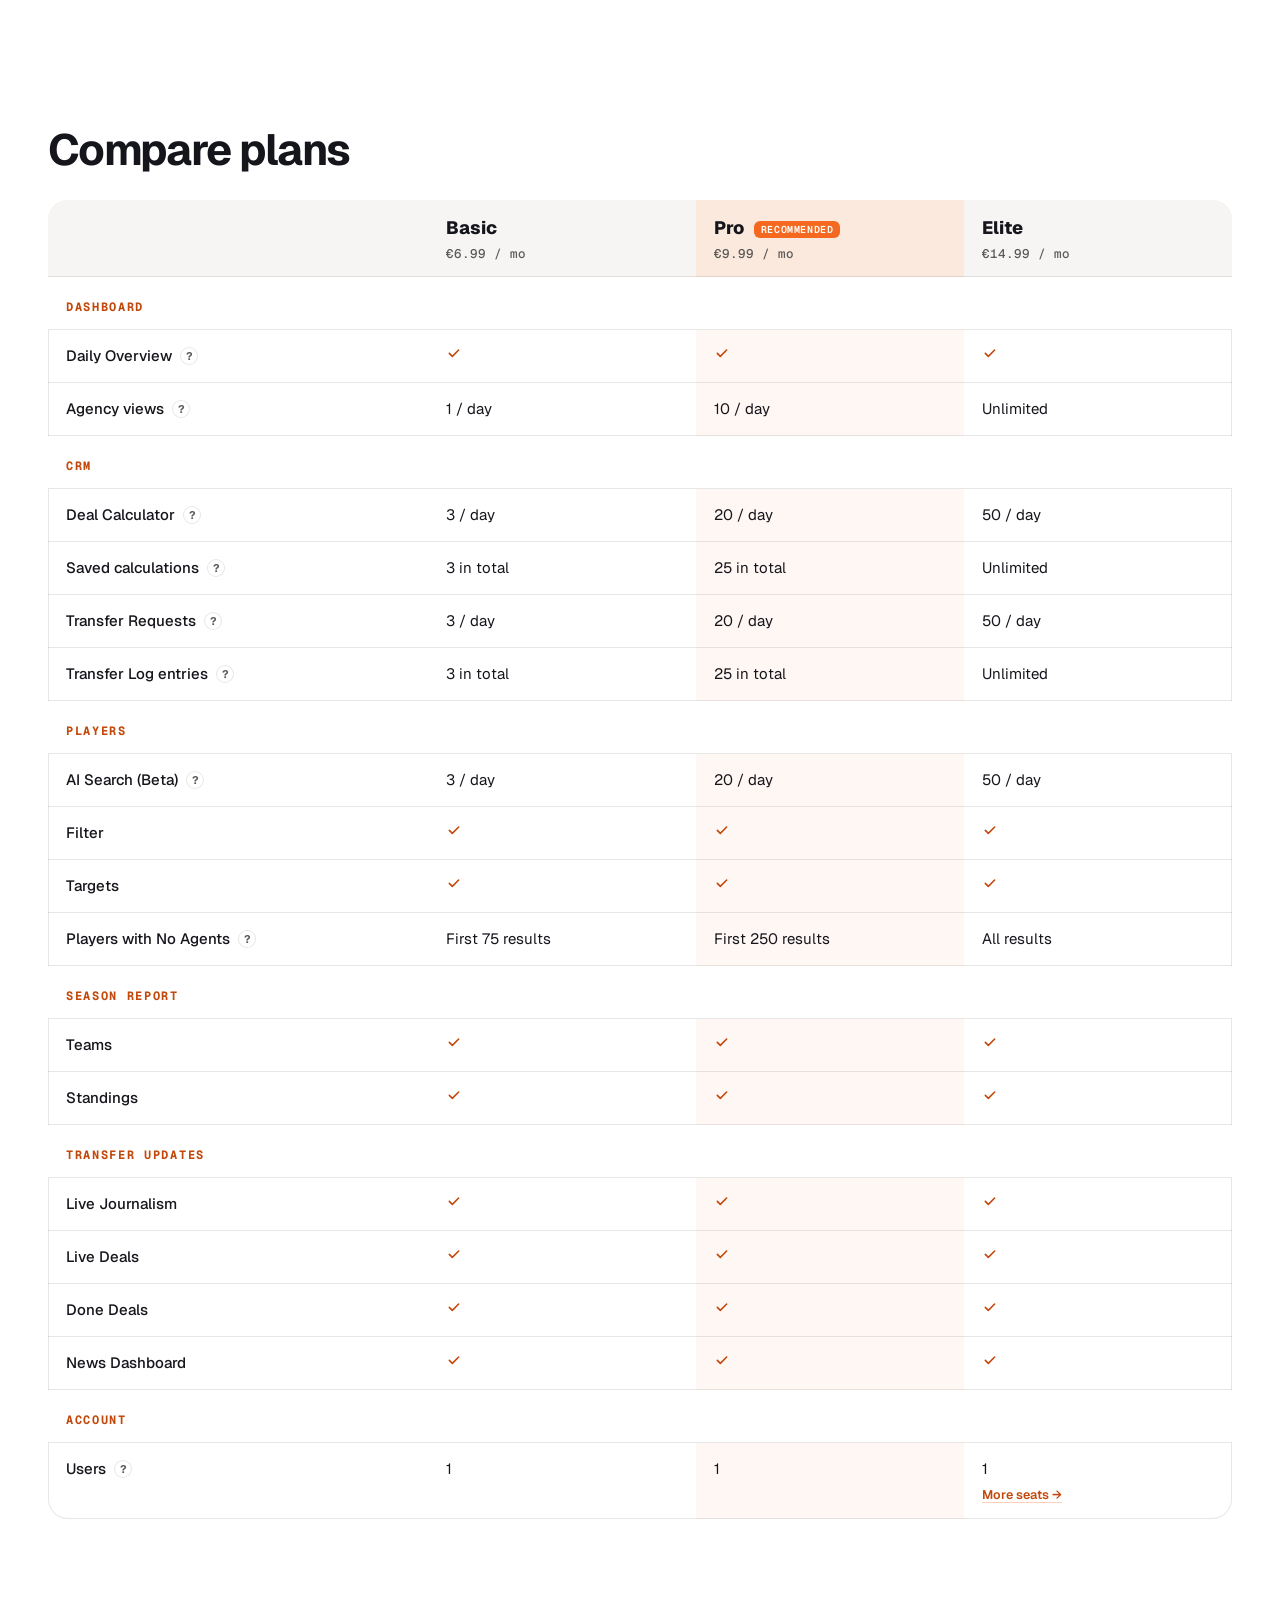
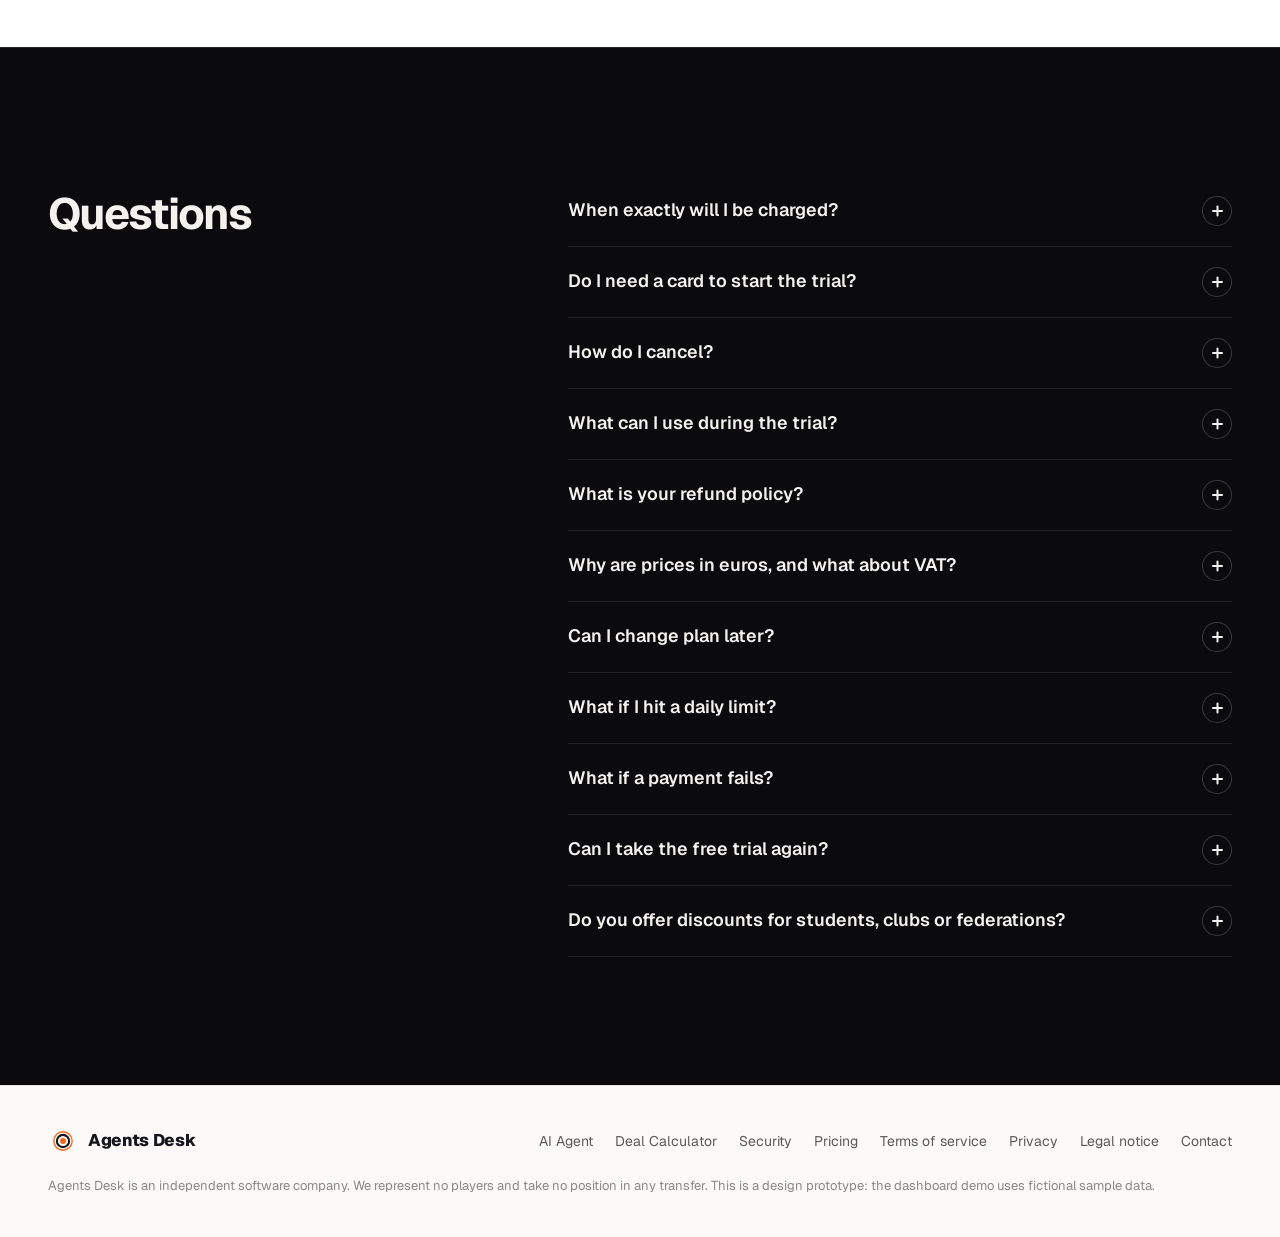
<file: pricing-demo/pricing.html>
<!doctype html><html lang="en"><head><meta charset="utf-8"><title>Agents Desk</title><meta name="robots" content="noindex"><link rel="canonical" href="../pricing.html"><script>location.replace('../pricing.html'+location.search+location.hash)</script></head><body><a href="../pricing.html">Continue to Agents Desk</a></body></html>
</file>
<file: site.css>
/* Agents Desk — landing page
   Type: Geist (display + body) · Geist Mono (labels, numbers)
   Colour: black / white / brand orange #F4691F */
:root{
  --ink:#0B0B0E;--ink-2:#131317;--ink-3:#1B1B21;
  --chalk:#F4F2EE;--chalk-mute:rgba(244,242,238,.66);--chalk-faint:rgba(244,242,238,.42);--chalk-line:rgba(244,242,238,.1);
  --paper:#FFFFFF;--paper-2:#F6F5F3;--paper-3:#EEECE8;
  --text:#15151C;--mute:#5C5A57;--faint:#8C8883;--line:rgba(21,21,28,.1);
  --orange:#F4691F;--orange-hi:#FF8A4A;--orange-dk:#C2490B;
  --f-display:"Geist",system-ui,-apple-system,"Segoe UI",sans-serif;--f-body:"Geist",system-ui,-apple-system,"Segoe UI",sans-serif;--f-mono:"Geist Mono",ui-monospace,Menlo,monospace;
  --wrap:1200px;--gut:clamp(16px,4vw,48px);--sec:clamp(80px,10vw,128px);
  --r:20px;--ease:cubic-bezier(.2,.8,.2,1);
}
*{box-sizing:border-box}
html{-webkit-text-size-adjust:100%;text-size-adjust:100%;background:var(--ink)}
html,body{overflow-x:clip}
body{margin:0;font-family:var(--f-body);font-size:16px;line-height:1.6;color:var(--text);background:var(--paper);-webkit-font-smoothing:antialiased}
img,video,canvas{display:block;max-width:100%}
a{color:inherit}
h1,h2,h3,p{margin:0}
:focus-visible{outline:2px solid var(--orange);outline-offset:3px;border-radius:8px}
.skip{position:absolute;left:-999px;top:10px;z-index:200;background:var(--orange);color:#fff;padding:10px 14px;border-radius:10px;text-decoration:none;font-weight:600}
.skip:focus{left:16px}
.wrap{width:100%;max-width:calc(var(--wrap) + var(--gut)*2);margin:0 auto;padding-inline:var(--gut)}
.display{font-family:var(--f-display);font-weight:700;letter-spacing:-.038em;line-height:1.02;text-wrap:balance}
.eyebrow{display:inline-flex;align-items:center;gap:10px;font-family:var(--f-mono);font-size:11.5px;letter-spacing:.16em;text-transform:uppercase;color:var(--orange-dk)}
.eyebrow::before{content:"";width:18px;height:2px;background:var(--orange)}
.dark{background:var(--ink);color:var(--chalk)}
.dark .eyebrow{color:var(--orange-hi)}
.light{background:var(--paper);color:var(--text)}
.o{color:var(--orange)}
.sec-head{max-width:760px}
.sec-head h2{font-size:clamp(38px,5.6vw,76px);margin-top:16px}
.sec-head p{margin-top:18px;font-size:clamp(16px,1.3vw,18.5px);max-width:600px;color:var(--mute)}
.dark .sec-head p{color:var(--chalk-mute)}

/* ---------- Logo ---------- */
.brand{display:inline-flex;align-items:center;gap:10px;text-decoration:none;font-weight:800;font-size:17px;letter-spacing:-.02em;white-space:nowrap}
.mark{flex:none}
.mark .ping,.mark .beat{transform-box:fill-box;transform-origin:center}
.mark .ping{animation:ping 2.6s cubic-bezier(0,0,.2,1) infinite}
.mark .beat{animation:beat 2.6s ease-in-out infinite}
@keyframes ping{0%{opacity:.85;transform:scale(.6)}70%{opacity:0}100%{opacity:0;transform:scale(1.5)}}
@keyframes beat{0%,100%{transform:scale(1)}50%{transform:scale(1.13)}}

/* ---------- Navigation (always dark glass, readable on any section) ---------- */
.nav{position:fixed;z-index:100;top:calc(14px + env(safe-area-inset-top,0px));left:50%;transform:translateX(-50%);width:min(1180px,calc(100vw - 24px));display:flex;align-items:center;justify-content:space-between;gap:20px;padding:8px 8px 8px 18px;border-radius:16px;background:rgba(14,14,18,.72);backdrop-filter:blur(18px) saturate(1.4);-webkit-backdrop-filter:blur(18px) saturate(1.4);box-shadow:inset 0 0 0 1px rgba(255,255,255,.09),0 18px 40px -22px rgba(0,0,0,.6);color:var(--chalk);transition:transform .45s var(--ease)}
.nav.hide{transform:translate(-50%,-140%)}
.nav-links{display:flex;gap:2px}
.nav-links a{padding:8px 12px;border-radius:10px;font-size:14px;font-weight:500;text-decoration:none;color:var(--chalk-mute);transition:color .2s,background .2s;white-space:nowrap}
.nav-links a:hover,.nav-links a.on{color:var(--chalk);background:rgba(255,255,255,.07)}
.nav-end{display:flex;align-items:center;gap:8px}
.btn-dash{display:inline-flex;align-items:center;gap:10px;height:40px;padding:0 6px 0 16px;border-radius:12px;background:var(--orange);color:#fff;font-weight:700;font-size:14px;text-decoration:none;white-space:nowrap;box-shadow:inset 0 2px 2px rgba(255,255,255,.25),0 10px 24px -12px rgba(244,105,31,.9);transition:background .2s,transform .2s}
.btn-dash:hover{background:#E05A12;transform:translateY(-1px)}
.btn-dash .ar,.btn-primary .ar{width:28px;height:28px;border-radius:9px;display:grid;place-items:center;background:rgba(0,0,0,.18)}
.burger{display:none;width:40px;height:40px;border:0;border-radius:12px;background:rgba(255,255,255,.08);cursor:pointer;position:relative}
.burger span{position:absolute;left:12px;right:12px;height:2px;border-radius:2px;background:var(--chalk);transition:transform .3s var(--ease),top .3s var(--ease)}
.burger span:first-child{top:15px}.burger span:last-child{top:23px}
.burger[aria-expanded="true"] span:first-child{top:19px;transform:rotate(45deg)}
.burger[aria-expanded="true"] span:last-child{top:19px;transform:rotate(-45deg)}
.sheet{position:fixed;z-index:99;top:calc(70px + env(safe-area-inset-top,0px));left:12px;right:12px;display:flex;flex-direction:column;padding:10px;border-radius:18px;background:rgba(14,14,18,.94);backdrop-filter:blur(18px);-webkit-backdrop-filter:blur(18px);box-shadow:inset 0 0 0 1px rgba(255,255,255,.09),0 30px 60px -20px rgba(0,0,0,.7);animation:sheetIn .3s var(--ease)}
.sheet[hidden]{display:none}
.sheet a{padding:14px 12px;border-radius:12px;color:var(--chalk);text-decoration:none;font-weight:600;font-size:17px}
.sheet a:hover{background:rgba(255,255,255,.06)}
.sheet .sheet-cta{margin-top:6px;display:flex;justify-content:space-between;align-items:center;background:var(--orange);color:#fff}
@keyframes sheetIn{from{opacity:0;transform:translateY(-8px)}}
@media (max-width:1080px){.nav-links{display:none}.burger{display:block}}
@media (max-width:520px){.btn-dash{display:none}.nav{padding-left:14px}}

/* ---------- Expanding contact button (Uiverse Yaya12085, brand colours) ---------- */
.Btn{display:inline-flex;align-items:center;justify-content:flex-start;width:40px;height:40px;border:none;border-radius:50%;cursor:pointer;position:relative;overflow:hidden;flex:none;transition:width .3s var(--ease),border-radius .3s;background:var(--orange);color:#fff;text-decoration:none;box-shadow:0 8px 20px -10px rgba(244,105,31,.9)}
.Btn .sign{width:100%;display:flex;align-items:center;justify-content:center;transition:width .3s,padding .3s}
.Btn .sign svg{width:17px;height:17px}
.Btn .text{position:absolute;right:0;width:0;opacity:0;font-size:13.5px;font-weight:600;white-space:nowrap;transition:width .3s,opacity .3s,padding .3s}
.Btn:hover,.Btn:focus-visible{width:122px;border-radius:40px}
.Btn:hover .sign,.Btn:focus-visible .sign{width:30%;padding-left:12px}
.Btn:hover .text,.Btn:focus-visible .text{opacity:1;width:70%;padding-right:12px}

/* ---------- Buttons ---------- */
.btn-primary{display:inline-flex;align-items:center;gap:12px;height:52px;padding:0 8px 0 22px;border-radius:14px;background:var(--orange);color:#fff;font-weight:700;font-size:16px;text-decoration:none;box-shadow:inset 0 3px 3px rgba(255,255,255,.22),0 16px 34px -14px rgba(244,105,31,.9);transition:transform .25s var(--ease),background .25s}
.btn-primary .ar{width:36px;height:36px;border-radius:11px}
.btn-primary:hover{transform:translateY(-2px);background:#E05A12}
.btn-ghost{display:inline-flex;align-items:center;height:52px;padding:0 22px;border-radius:14px;font-weight:600;font-size:16px;text-decoration:none;color:inherit;box-shadow:inset 0 0 0 1px currentColor;opacity:.9;transition:background .25s,opacity .25s}
.dark .btn-ghost{box-shadow:inset 0 0 0 1px rgba(244,242,238,.28)}
.btn-ghost:hover{opacity:1;background:rgba(127,127,127,.12)}

/* ---------- Hero ---------- */
.hero{position:relative;overflow:hidden;padding-top:clamp(110px,14vh,150px)}
.hero::before{content:"";position:absolute;right:-10%;top:-20%;width:70vw;height:70vw;max-width:1000px;max-height:1000px;border-radius:50%;background:radial-gradient(circle,rgba(244,105,31,.16),transparent 62%);pointer-events:none}
.hero::after{content:"";position:absolute;inset:0;pointer-events:none;background-image:linear-gradient(rgba(255,255,255,.035) 1px,transparent 1px),linear-gradient(90deg,rgba(255,255,255,.035) 1px,transparent 1px);background-size:64px 64px;-webkit-mask-image:radial-gradient(ellipse 70% 60% at 30% 40%,#000,transparent 75%);mask-image:radial-gradient(ellipse 70% 60% at 30% 40%,#000,transparent 75%)}
.hero-g{position:relative;z-index:1;display:grid;grid-template-columns:minmax(0,1.05fr) minmax(0,.95fr);gap:clamp(24px,4vw,64px);align-items:center;min-height:min(640px,calc(100svh - 280px))}
.chip{display:inline-flex;align-items:center;gap:10px;height:34px;padding:0 14px;border-radius:999px;font-family:var(--f-mono);font-size:11.5px;letter-spacing:.12em;text-transform:uppercase;color:var(--chalk-mute);box-shadow:inset 0 0 0 1px var(--chalk-line);background:rgba(255,255,255,.03)}
.chip i{width:7px;height:7px;border-radius:50%;background:var(--orange);box-shadow:0 0 0 0 rgba(244,105,31,.6);animation:pulse 2s infinite}
.chip b{color:var(--chalk)}
@keyframes pulse{70%{box-shadow:0 0 0 8px rgba(244,105,31,0)}100%{box-shadow:0 0 0 0 rgba(244,105,31,0)}}
.hero h1{font-size:clamp(40px,5.4vw,80px);margin-top:22px;max-width:14ch}
.lead{margin-top:22px;font-size:clamp(16px,1.35vw,19px);color:var(--chalk-mute);max-width:560px}
.ctas{display:flex;flex-wrap:wrap;gap:12px;margin-top:32px}
.fine{margin-top:14px;font-size:13px;color:var(--chalk-faint)}
/* hero v3: live number field behind the whole hero + floating player cards */
.hero-v3{isolation:isolate}
.hero-v3::before{display:none}
.hero-v3::after{z-index:0;opacity:.45}
.hero-bg{position:absolute;inset:0;z-index:-1;overflow:hidden;background:#050507}
.nf{position:absolute;inset:0;display:block}
.hero-shade{position:absolute;inset:0;background:linear-gradient(90deg,rgba(5,5,7,.9) 0%,rgba(5,5,7,.7) 36%,rgba(5,5,7,.15) 62%,rgba(5,5,7,.25) 100%),linear-gradient(180deg,rgba(5,5,7,.5) 0%,transparent 20%,transparent 62%,rgba(11,11,14,.85) 88%,var(--ink) 100%)}
.pc-stage{position:relative;align-self:stretch;min-height:clamp(420px,52vh,560px)}
.pc{position:absolute;width:224px;padding:10px;border-radius:16px;background:linear-gradient(160deg,rgba(32,32,40,.86),rgba(15,15,19,.9));backdrop-filter:blur(12px) saturate(1.3);-webkit-backdrop-filter:blur(12px) saturate(1.3);box-shadow:inset 0 0 0 1px rgba(255,255,255,.09),0 20px 50px -18px rgba(0,0,0,.85),0 0 0 1px rgba(244,105,31,.2),0 0 40px -10px rgba(95,212,244,.25);pointer-events:none;opacity:0;scale:.7;filter:blur(10px);translate:0 14px;transition:opacity .9s var(--ease),scale 1.2s var(--ease),filter .9s var(--ease);will-change:translate,scale,opacity}
.pc.in{opacity:1;scale:1;filter:none}
.pc.in,.pc.out{animation:pcDrift 7.5s linear forwards}
.pc.out{opacity:0;scale:1.1;filter:blur(8px);transition-duration:.9s}
@keyframes pcDrift{from{translate:0 14px}to{translate:var(--dx) var(--dy)}}
.pc.center{margin-left:-112px;margin-top:-70px}
.pc.in .gc-ph img{animation:phIn .7s var(--ease) .15s both}
.pc.in .gc-id > *,.pc.in .gc-tr{animation:rise .5s var(--ease) both}
.pc.in .gc-id > :nth-child(1){animation-delay:.15s}.pc.in .gc-id > :nth-child(2){animation-delay:.22s}.pc.in .gc-id > :nth-child(3){animation-delay:.29s}.pc.in .gc-tr{animation-delay:.36s}
@keyframes phIn{from{opacity:0;transform:translateY(10px) scale(1.06)}}
.gc-top{display:flex;align-items:center;gap:10px}
.gc-ph{flex:none;position:relative;width:56px;height:56px;border-radius:14px;overflow:hidden;background:radial-gradient(circle at 50% 115%,rgba(244,105,31,.85),rgba(194,73,11,.3) 55%,transparent 80%),linear-gradient(180deg,#2a2a33,#17171c);box-shadow:inset 0 0 0 1px rgba(255,255,255,.08)}
.gc-ph img{display:block;width:100%;height:100%;max-width:none;object-fit:cover}
.gc-id{min-width:0;flex:1}
.gc-k{display:flex;align-items:center;gap:6px;white-space:nowrap;overflow:hidden;font:500 9px/1 var(--f-mono);letter-spacing:.14em;text-transform:uppercase;color:var(--orange-hi)}
.gc-k i{flex:none;width:5px;height:5px;border-radius:50%;background:var(--orange);animation:pulse 2s infinite}
.gc-n{margin:5px 0 0;font-family:var(--f-display);font-weight:800;font-size:15.5px;line-height:1.05;letter-spacing:-.01em;color:var(--chalk);white-space:nowrap;overflow:hidden;text-overflow:ellipsis}
.gc-tags{display:flex;align-items:center;gap:6px;margin-top:6px}
.gc-crest{flex:none;display:inline-grid;place-items:center;width:22px;height:22px;border-radius:50%;background:var(--bg);color:var(--fg);box-shadow:inset 0 0 0 1.5px var(--rg),0 0 0 1px rgba(255,255,255,.12);font:700 6.5px/1 var(--f-mono);letter-spacing:.02em}
.gc-crest.img{width:24px;height:24px;border-radius:0;background:none;box-shadow:none;filter:drop-shadow(0 1px 2px rgba(0,0,0,.5)) drop-shadow(0 0 1px rgba(255,255,255,.35))}
.gc-tr .gc-crest.img{width:22px;height:22px}
.gc-crest.img img{width:100%;height:100%;max-width:none;object-fit:contain}
.gc-flag{display:inline-flex}
.gc-flag svg{display:block;width:20px;height:14px;border-radius:2.5px;box-shadow:0 0 0 1px rgba(255,255,255,.15)}
.gc-pos{display:inline-grid;place-items:center;height:18px;padding:0 6px;border-radius:5px;font:700 10px/1 var(--f-mono);letter-spacing:.06em;color:#fff;background:var(--orange)}
.gc-tr{display:flex;align-items:center;gap:7px;margin-top:9px;padding:7px 8px;border-radius:10px;background:rgba(244,105,31,.08);box-shadow:inset 0 0 0 1px rgba(244,105,31,.22)}
.gc-tr .gc-crest:first-child{filter:saturate(.6);opacity:.85}
.gc-arr{position:relative;flex:0 0 26px;height:2px;border-radius:2px;background:rgba(255,255,255,.12);overflow:hidden}
.gc-arr i{position:absolute;inset:0;background:linear-gradient(90deg,transparent,var(--orange-hi));transform-origin:left;animation:arr 1.4s var(--ease) .25s both}
@keyframes arr{from{transform:scaleX(0)}}
.gc-meta{margin-left:auto;min-width:0;text-align:right;font-size:10px;line-height:1.25;color:var(--chalk-mute);white-space:nowrap;overflow:hidden;text-overflow:ellipsis}
.gc-meta b{display:block;font:600 10px/1.2 var(--f-mono);letter-spacing:.08em;color:var(--orange-hi)}

@media (max-width:900px){.pc-stage{min-height:230px;margin-top:8px}}
@media (max-width:520px){.hero-shade{background:linear-gradient(180deg,rgba(5,5,7,.75),rgba(5,5,7,.55) 45%,rgba(11,11,14,.85) 88%,var(--ink))}}
@media (prefers-reduced-motion:reduce){.tape-track{animation:none}.pc{opacity:1;scale:1;filter:none}}
.tape{position:relative;z-index:1;margin-top:clamp(20px,3vw,36px);border-block:1px solid rgba(255,255,255,.07);background:rgba(11,11,14,.55);backdrop-filter:blur(6px);-webkit-backdrop-filter:blur(6px);overflow:hidden;-webkit-mask-image:linear-gradient(90deg,transparent,#000 8%,#000 92%,transparent);mask-image:linear-gradient(90deg,transparent,#000 8%,#000 92%,transparent)}
.tape-track{display:flex;width:max-content;animation:tape 38s linear infinite}
.tp-i{display:inline-flex;align-items:center;gap:8px;padding:11px 26px;font:500 12px/1 var(--f-mono);letter-spacing:.06em;color:var(--chalk-mute);white-space:nowrap;border-right:1px solid rgba(255,255,255,.06)}
.tp-i img{width:16px;height:16px;object-fit:contain}
.tp-i b{color:var(--chalk);font-weight:600}
.tp-i em{font-style:normal;color:#3DDC97}
.tp-i.dn em{color:#FF5A5F}
.tp-note{color:var(--chalk-faint);font-size:10px;letter-spacing:.14em;text-transform:uppercase}
@keyframes tape{to{transform:translateX(-50%)}}
.hero-tx > *{animation:rise .9s var(--ease) both}
.hero-tx > :nth-child(2){animation-delay:.08s}.hero-tx > :nth-child(3){animation-delay:.16s}.hero-tx > :nth-child(4){animation-delay:.24s}.hero-tx > :nth-child(5){animation-delay:.3s}
@keyframes rise{from{opacity:0;transform:translateY(18px)}}

/* proof strip: real figures only */
.proof{position:relative;z-index:1;padding-top:clamp(28px,4vw,48px);padding-bottom:clamp(48px,6vw,80px)}
.proof{container-type:inline-size}
.board{display:grid;grid-template-columns:repeat(4,minmax(0,1fr));border-radius:var(--r);background:var(--ink-2);box-shadow:inset 0 0 0 1px var(--chalk-line);overflow:hidden}
.cell{position:relative;padding:clamp(14px,2.4cqi,26px) clamp(14px,2.4cqi,28px);min-width:0}
.cell + .cell{box-shadow:inset 1px 0 0 var(--chalk-line)}
.lab{display:flex;align-items:center;gap:8px;font-family:var(--f-mono);font-size:clamp(9.5px,1.15cqi,11.5px);letter-spacing:.12em;text-transform:uppercase;color:var(--chalk-faint);white-space:nowrap;overflow:hidden;text-overflow:ellipsis}
.live{flex:none;width:7px;height:7px;border-radius:50%;background:#22C55E;animation:pulseG 2s infinite}
@keyframes pulseG{70%{box-shadow:0 0 0 7px rgba(34,197,94,0)}0%{box-shadow:0 0 0 0 rgba(34,197,94,.5)}}
.odo{display:flex;align-items:flex-end;height:1em;margin-top:10px;font-family:var(--f-display);font-weight:800;font-size:clamp(22px,4.6cqi,44px);line-height:1;letter-spacing:-.02em;font-variant-numeric:tabular-nums;color:var(--chalk)}
.cell:first-child .odo{color:var(--orange-hi)}
.odo .d{display:inline-block;height:1em;overflow:hidden;width:.62em;text-align:center}
.odo .col{display:flex;flex-direction:column;will-change:transform}
.odo .col span{height:1em;line-height:1em}
.odo .sep{width:.26em;text-align:center}
.odo.run .col{transition:transform var(--dur,3.4s) cubic-bezier(.22,1,.36,1) var(--del,0s)}
@container (max-width:560px){.board{grid-template-columns:repeat(2,minmax(0,1fr))}.cell:nth-child(3){box-shadow:inset 0 1px 0 var(--chalk-line)}.cell:nth-child(4){box-shadow:inset 1px 1px 0 var(--chalk-line)}}
.leagues{display:flex;align-items:center;justify-content:space-between;gap:16px 28px;flex-wrap:wrap;margin-top:22px;font-size:13.5px;color:var(--chalk-faint)}
.row-logos{display:flex;flex-wrap:wrap;gap:8px}
.lg{display:inline-flex;align-items:center;gap:8px;height:34px;padding:0 12px 0 8px;border-radius:999px;background:rgba(255,255,255,.04);box-shadow:inset 0 0 0 1px var(--chalk-line);font-size:13px;font-weight:600;color:var(--chalk-mute);white-space:nowrap}
.flag{width:20px;height:20px;border-radius:50%;overflow:hidden;flex:none;box-shadow:0 0 0 1px rgba(255,255,255,.15)}
.flag svg{width:100%;height:100%}
.lg-logo{width:20px;height:20px;object-fit:contain}

/* ---------- Big feature sections ---------- */
.feat{position:relative}
.feat.dark{background:var(--ink)}
.feat-pin{position:relative;min-height:min(100vh,860px);display:grid;grid-template-columns:minmax(0,.85fr) minmax(0,1.25fr);align-items:center;gap:clamp(24px,4vw,64px);max-width:calc(1320px + var(--gut)*2);margin:0 auto;padding:var(--sec) var(--gut);overflow:hidden}
.feat.light .feat-pin{grid-template-columns:minmax(0,1.25fr) minmax(0,.85fr)}
.feat.light .feat-in{order:2}
.feat.dark .feat-pin::before{content:"";position:absolute;right:5%;top:50%;width:min(900px,90vw);height:70vh;transform:translateY(-50%);background:radial-gradient(ellipse,rgba(244,105,31,.22),transparent 62%);pointer-events:none}
.feat-in{position:relative}
.feat-h{font-size:clamp(36px,4.4vw,64px);margin-top:16px}
.fl{display:block;overflow:hidden;padding-bottom:.06em}
.fl > span{display:inline-block}
.feat-p{margin-top:18px;font-size:clamp(15.5px,1.2vw,18px);max-width:480px;color:var(--mute)}
.feat.dark .feat-p{color:var(--chalk-mute)}
.feat-pts{list-style:none;padding:0;margin:20px 0 0;display:grid;gap:8px}
.feat-pts li{display:flex;gap:10px;align-items:baseline;font-size:15px;font-weight:500}
.feat-pts li::before{content:"";flex:none;width:6px;height:6px;border-radius:50%;background:var(--orange);transform:translateY(-2px)}
.feat-go{display:inline-flex;align-items:center;gap:8px;margin-top:26px;font-weight:700;color:var(--orange);text-decoration:none}
.feat.light .feat-go{color:var(--orange-dk)}
.feat-go svg{transition:transform .25s}.feat-go:hover svg{transform:translateX(4px)}
.feat-m{position:relative;min-width:0}
.device{position:relative;border-radius:18px;overflow:hidden;background:#0D0E11;box-shadow:0 60px 120px -50px rgba(0,0,0,.7),0 0 0 1px rgba(255,255,255,.08)}
.feat.light .device{box-shadow:0 50px 100px -45px rgba(13,14,17,.45),0 0 0 1px rgba(21,21,28,.1)}
.dbar{display:flex;align-items:center;gap:12px;padding:10px 14px;background:#0D0E11;color:rgba(244,242,238,.55)}
.dots{display:flex;gap:6px}.dots i{width:9px;height:9px;border-radius:50%;background:rgba(255,255,255,.14)}
.durl{flex:1;min-width:0;text-align:center;font-family:var(--f-mono);font-size:11px;white-space:nowrap;overflow:hidden;text-overflow:ellipsis;padding:4px 10px;border-radius:7px;background:rgba(255,255,255,.06)}
.dtag{font-family:var(--f-mono);font-size:10px;letter-spacing:.06em;color:var(--orange-hi);white-space:nowrap}
.device video,.tf video{width:100%;height:auto;aspect-ratio:16/10;object-fit:cover;object-position:top;background:#F6F5F3}
@media (max-width:900px){
  .feat{height:auto}
  .feat-pin,.feat.light .feat-pin{position:relative;height:auto;grid-template-columns:1fr;padding:var(--sec) var(--gut)}
  .feat.light .feat-in{order:0}
}
@media (max-width:520px){.dtag{display:none}}

/* ---------- The desk (tutorial) ---------- */
.desk{padding-block:var(--sec)}
.tut{display:grid;grid-template-columns:minmax(0,.8fr) minmax(0,1.6fr);gap:clamp(18px,2.6vw,36px);margin-top:clamp(32px,4vw,56px);align-items:start}
.tut-tabs{display:flex;flex-direction:column;gap:6px}
.tt{all:unset;box-sizing:border-box;cursor:pointer;position:relative;display:grid;grid-template-columns:auto minmax(0,1fr);gap:14px;padding:16px 18px 20px;border-radius:16px;overflow:hidden;transition:background .3s}
.tt:hover{background:var(--paper-2)}
.tt.on{background:var(--paper-3)}
.tt:focus-visible{outline:2px solid var(--orange);outline-offset:2px}
.tn{font-family:var(--f-mono);font-size:12px;color:var(--faint);padding-top:3px}
.tt.on .tn{color:var(--orange-dk)}
.tb b{display:block;font-family:var(--f-display);font-weight:700;font-size:clamp(17px,1.5vw,20px);letter-spacing:-.01em;line-height:1.2}
.tb small{display:block;margin-top:4px;font-family:var(--f-mono);font-size:10.5px;letter-spacing:.14em;text-transform:uppercase;color:var(--faint)}
.tx{display:block;max-height:0;opacity:0;overflow:hidden;color:var(--mute);font-size:14.5px;transition:max-height .5s var(--ease),opacity .4s,margin .4s}
.tt.on .tx{max-height:140px;opacity:1;margin-top:10px}
.tpg{position:absolute;left:18px;right:18px;bottom:9px;height:2px;border-radius:2px;overflow:hidden}
.tt.on .tpg{background:rgba(21,21,28,.08)}
.tpg i{display:block;height:100%;background:var(--orange);transform:scaleX(0);transform-origin:left}
.tt.on .tpg i{animation:tprog var(--d,10s) linear forwards}
.desk.paused .tt.on .tpg i{animation-play-state:paused}
@keyframes tprog{to{transform:scaleX(1)}}
.tut-stage{position:sticky;top:96px;border-radius:18px;overflow:hidden;background:#0D0E11;box-shadow:0 50px 90px -45px rgba(13,14,17,.5),0 0 0 1px var(--line)}
.tut-frames{position:relative;aspect-ratio:16/10;background:var(--paper-2)}
.tf{position:absolute;inset:0;margin:0;opacity:0;transition:opacity .5s ease;pointer-events:none}
.tf.on{opacity:1;pointer-events:auto}
.tf video{height:100%!important}
.tf-go{position:absolute;right:14px;bottom:14px;display:inline-flex;align-items:center;gap:8px;padding:9px 14px;border-radius:12px;background:var(--orange);color:#fff;text-decoration:none;font-weight:700;font-size:13.5px;box-shadow:0 12px 26px -12px rgba(244,105,31,.9)}
@media (max-width:900px){.tut{grid-template-columns:1fr}.tut-stage{position:relative;top:0;order:-1}}

/* ---------- Confidentiality (live-site wording) ---------- */
.conf{padding-block:var(--sec)}
.conf-g{display:grid;grid-template-columns:repeat(3,minmax(0,1fr));gap:1px;margin-top:clamp(36px,5vw,64px);border-radius:var(--r);overflow:hidden;background:var(--chalk-line);box-shadow:0 0 0 1px var(--chalk-line)}
.cf{background:var(--ink);padding:clamp(22px,2.6vw,34px);transition:background .3s;min-width:0}
.cf:hover{background:var(--ink-2)}
.cf-i{width:40px;height:40px;border-radius:12px;display:grid;place-items:center;background:rgba(244,105,31,.12);color:var(--orange-hi)}
.cf-i svg{width:20px;height:20px}
.cf h3{margin:18px 0 10px;font-family:var(--f-mono);font-size:12px;font-weight:500;letter-spacing:.14em;text-transform:uppercase;color:var(--orange-hi)}
.cf p{color:var(--chalk-mute);font-size:15.5px}
.cf p strong{color:var(--chalk);font-weight:600}
@media (max-width:900px){.conf-g{grid-template-columns:repeat(2,minmax(0,1fr))}}
@media (max-width:600px){.conf-g{grid-template-columns:1fr}}

/* ---------- FAQ ---------- */
.faq{padding-block:0 var(--sec)}
.faq-g{display:grid;grid-template-columns:minmax(0,.8fr) minmax(0,1.2fr);gap:clamp(32px,6vw,96px);padding-top:var(--sec);border-top:1px solid var(--chalk-line)}
.faq-side h2{font-size:clamp(34px,4.4vw,60px);margin-top:16px}
.faq-side p{margin:18px 0 24px;color:var(--chalk-mute);max-width:340px}
.faq-side .btn-ghost{height:46px}
.qa{border-bottom:1px solid var(--chalk-line)}
.qa button{all:unset;box-sizing:border-box;cursor:pointer;width:100%;display:flex;justify-content:space-between;align-items:center;gap:20px;padding:20px 0;font-weight:600;font-size:clamp(16px,1.4vw,18.5px)}
.qa button:focus-visible{outline:2px solid var(--orange);outline-offset:4px}
.pm{flex:none;position:relative;width:30px;height:30px;border-radius:50%;box-shadow:inset 0 0 0 1px rgba(244,242,238,.2);transition:transform .35s var(--ease),background .3s}
.pm::before,.pm::after{content:"";position:absolute;left:50%;top:50%;width:11px;height:2px;margin:-1px 0 0 -5.5px;background:currentColor;border-radius:2px;transition:transform .35s var(--ease)}
.pm::after{transform:rotate(90deg)}
.qa.open .pm{background:var(--orange);box-shadow:none;transform:rotate(180deg)}
.qa.open .pm::after{transform:rotate(0)}
.ans{display:grid;grid-template-rows:0fr;transition:grid-template-rows .45s var(--ease)}
.ans > div{overflow:hidden}
.ans p{padding-bottom:20px;color:var(--chalk-mute);max-width:620px}
.qa.open .ans{grid-template-rows:1fr}
@media (max-width:900px){.faq-g{grid-template-columns:1fr}}

/* ---------- Contact ---------- */
.contact-sec{padding-block:var(--sec)}
.ct-g{display:grid;grid-template-columns:minmax(0,1fr) minmax(0,1.1fr);gap:clamp(28px,5vw,72px);align-items:start}
.ct-l h2{font-size:clamp(40px,6vw,84px);margin-top:16px}
.ct-l p{margin-top:18px;font-size:clamp(16px,1.3vw,18px);color:var(--mute);max-width:440px}
.ct-l p b{color:var(--orange-dk)}
.ct-l .btn-primary{margin-top:28px}
.ct-cards{display:grid;gap:10px}
.ct-c{display:flex;align-items:center;gap:16px;padding:16px 18px;border-radius:18px;background:var(--paper-2);text-decoration:none;transition:transform .3s var(--ease),box-shadow .3s;min-width:0}
.ct-c:hover{transform:translateY(-2px);box-shadow:inset 0 0 0 1px rgba(244,105,31,.45),0 18px 40px -26px rgba(244,105,31,.6)}
.ct-c > span:last-child{min-width:0}
.ct-i{width:44px;height:44px;border-radius:13px;flex:none;display:grid;place-items:center;background:rgba(244,105,31,.12);color:var(--orange-dk)}
.ct-i svg{width:20px;height:20px}
.ct-c small{display:block;font-family:var(--f-mono);font-size:10.5px;letter-spacing:.14em;text-transform:uppercase;color:var(--faint)}
.ct-c b{display:block;font-weight:600;font-size:clamp(14.5px,1.15vw,16.5px);line-height:1.4;overflow-wrap:anywhere}
.ct-f{display:grid;gap:12px;padding:18px;border-radius:18px;background:var(--ink);color:var(--chalk);margin-top:4px}
.ct-row{display:grid;grid-template-columns:1fr 1fr;gap:12px}
.ct-f label{display:grid;gap:6px;min-width:0}
.ct-f label span{font-family:var(--f-mono);font-size:10px;letter-spacing:.14em;text-transform:uppercase;color:var(--chalk-faint)}
.ct-f input,.ct-f textarea{font:inherit;font-size:16px;color:var(--chalk);background:rgba(255,255,255,.06);border:0;border-radius:11px;padding:11px 12px;box-shadow:inset 0 0 0 1px rgba(255,255,255,.1);outline:0;resize:vertical;width:100%;min-width:0}
.ct-f input:focus,.ct-f textarea:focus{box-shadow:inset 0 0 0 1.5px var(--orange)}
.ct-send{justify-self:start;display:inline-flex;align-items:center;gap:8px;height:44px;padding:0 18px;border:0;border-radius:12px;background:var(--orange);color:#fff;font:inherit;font-weight:700;cursor:pointer}
.ct-send:hover{background:#E05A12}
.ct-n{font-size:12.5px;color:var(--chalk-faint)}
@media (max-width:900px){.ct-g{grid-template-columns:1fr}}
@media (max-width:520px){.ct-row{grid-template-columns:1fr}}

/* socials: Uiverse wilsondesouza example-2 pattern */
.example-2{display:flex;align-items:center;gap:12px;list-style:none;padding:0;margin:28px 0 0;flex-wrap:wrap}
.example-2 .icon-content{position:relative}
.example-2 .icon-content[hidden]{display:none}
.example-2 .tooltip{position:absolute;top:-30px;left:50%;transform:translateX(-50%);color:#fff;padding:5px 10px;border-radius:6px;opacity:0;visibility:hidden;font-size:12.5px;font-weight:600;white-space:nowrap;transition:all .3s ease;pointer-events:none}
.example-2 .icon-content:hover .tooltip,.example-2 .icon-content:focus-within .tooltip{opacity:1;visibility:visible;top:-42px}
.example-2 a{position:relative;overflow:hidden;display:flex;justify-content:center;align-items:center;width:46px;height:46px;border-radius:50%;color:#4d4d4d;background:#fff;box-shadow:0 0 0 1px rgba(21,21,28,.12);transition:all .3s ease-in-out}
.example-2 a:hover,.example-2 a:focus-visible{color:#fff}
.example-2 a svg{position:relative;z-index:1;width:20px;height:20px}
.example-2 .filled{position:absolute;left:0;bottom:0;width:100%;height:0;transition:all .3s ease-in-out}
.example-2 a:hover .filled,.example-2 a:focus-visible .filled{height:100%}

/* ---------- Footer ---------- */
.foot{background:#FBFAF9;color:var(--mute);border-top:1px solid var(--line);padding-block:40px calc(40px + env(safe-area-inset-bottom,0px))}
.foot-g{display:flex;flex-wrap:wrap;align-items:center;justify-content:space-between;gap:20px 40px}
.foot .brand{color:var(--text)}
.foot nav{display:flex;flex-wrap:wrap;gap:6px 22px;font-size:14px}
.foot nav a{text-decoration:none}
.foot nav a:hover{color:var(--text)}
.foot p{flex-basis:100%;font-size:13px;color:var(--faint)}

/* ---------- Reveal ---------- */
.rv{opacity:0;transform:translateY(24px);transition:opacity .9s ease,transform 1s var(--ease)}
.rv.in{opacity:1;transform:none}
.feat.io .fl > span,.feat.io .feat-p,.feat.io .feat-pts,.feat.io .feat-go,.feat.io .device{opacity:0;transform:translateY(30px);transition:opacity .9s ease,transform 1s var(--ease)}
.feat.io.in .fl > span,.feat.io.in .feat-p,.feat.io.in .feat-pts,.feat.io.in .feat-go,.feat.io.in .device{opacity:1;transform:none}
.feat.io.in .device{transition-delay:.2s}

/* ---------- Responsive ---------- */
@media (max-width:900px){
  .hero-g{grid-template-columns:1fr;min-height:0}
  .globe-col{max-width:520px;justify-self:center;margin:8px auto 0}
  .leagues{justify-content:flex-start}
}
@media (max-width:520px){.ctas a{flex:1 1 100%;justify-content:center}.btn-primary{justify-content:space-between}.globe-col{max-width:100%}}
@media (prefers-reduced-motion:reduce){*,*::before,*::after{animation-duration:.01ms!important;animation-iteration-count:1!important;transition-duration:.01ms!important;scroll-behavior:auto!important}.rv,.feat.io *{opacity:1!important;transform:none!important}}
</file>
<file: auth.css>
/* Agents Desk sign up / log in.
   Form based on Uiverse.io (JohnnyCSilva), restyled in the Agents Desk theme. */
.auth-page{min-height:100svh;margin:0;background:var(--ink,#0B0B0E);color:var(--chalk,#F5F3EF);position:relative;overflow-x:hidden}
.auth-page::before{content:"";position:fixed;right:-15%;top:-25%;width:70vw;max-width:900px;aspect-ratio:1;border-radius:50%;background:radial-gradient(closest-side,rgba(244,105,31,.20),transparent 70%);pointer-events:none}
.auth-page::after{content:"";position:fixed;inset:0;background-image:linear-gradient(rgba(255,255,255,.035) 1px,transparent 1px),linear-gradient(90deg,rgba(255,255,255,.035) 1px,transparent 1px);background-size:56px 56px;-webkit-mask-image:radial-gradient(ellipse 70% 60% at 50% 45%,#000,transparent 80%);mask-image:radial-gradient(ellipse 70% 60% at 50% 45%,#000,transparent 80%);pointer-events:none}
.auth-back{position:absolute;top:22px;left:var(--gut,24px);z-index:2;font-size:14px;font-weight:600;color:rgba(245,243,239,.7);text-decoration:none}
.auth-back:hover{color:#fff}
.auth-wrap{position:relative;z-index:1;min-height:100svh;display:grid;grid-template-columns:minmax(0,1fr);place-items:center;padding:72px 16px 40px;box-sizing:border-box}

/* the form card */
.form{display:flex;flex-direction:column;gap:10px;background-color:#fff;color:#151717;padding:30px;width:min(450px,100%);box-sizing:border-box;border-radius:20px;font-family:var(--f-body);box-shadow:0 40px 100px -40px rgba(0,0,0,.8),0 0 0 1px rgba(255,255,255,.06)}
.form ::placeholder{font-family:var(--f-body);color:#9A9893}
.auth-brand{display:inline-flex;align-items:center;gap:10px;align-self:flex-start;margin-bottom:6px;font-family:var(--f-display);font-weight:800;font-size:18px;color:#151717;text-decoration:none}
.form h1{margin:0;font-family:var(--f-display);font-weight:800;font-size:28px;line-height:1.1;letter-spacing:-.01em}
.auth-sub{margin:0 0 8px;color:#6B6862;font-size:14.5px}
.auth-sub b{color:#151717}
.auth-note{margin:0 0 4px;padding:10px 12px;border-radius:10px;background:#FFF4EC;color:#7A2E06;font-size:13.5px}
.auth-note.ok{background:#ECFDF3;color:#14532D}
.auth-note[hidden]{display:none}

.flex-column>label{color:#151717;font-weight:600;font-size:14.5px}
.inputForm{border:1.5px solid #ecedec;border-radius:10px;height:50px;display:flex;align-items:center;padding-left:10px;color:#8C8883;transition:.2s ease-in-out}
.input{margin-left:10px;border-radius:10px;border:none;width:100%;height:100%;font:500 15px var(--f-body);color:#151717;background:transparent;min-width:0}
.input:focus{outline:none}
.inputForm:focus-within{border:1.5px solid var(--orange,#F4691F);color:var(--orange,#F4691F)}
.eye{all:unset;cursor:pointer;display:grid;place-items:center;width:44px;height:100%;color:#8C8883;flex:none}
.eye:hover,.eye[aria-pressed=true]{color:#151717}
.eye:focus-visible{outline:2px solid var(--orange);outline-offset:-4px;border-radius:8px}

.flex-row{display:flex;flex-direction:row;align-items:center;gap:10px;justify-content:space-between}
.flex-row>div{display:flex;align-items:center;gap:6px}
.flex-row>div>label{font-size:14px;color:#151717;font-weight:400}
.flex-row input[type=checkbox]{width:16px;height:16px;margin:0;accent-color:var(--orange,#F4691F)}
.span{all:unset;font-size:14px;margin-left:5px;color:var(--orange-dk,#C2490B);font-weight:600;cursor:pointer}
.span:hover{text-decoration:underline}
.span:focus-visible{outline:2px solid var(--orange);outline-offset:2px;border-radius:4px}

.button-submit{margin:20px 0 10px;background-color:var(--orange,#F4691F);border:none;color:#fff;font:700 15.5px var(--f-body);border-radius:10px;height:50px;width:100%;cursor:pointer;box-shadow:inset 0 2px 2px rgba(255,255,255,.22),0 14px 30px -14px rgba(244,105,31,.9);transition:background .2s}
.button-submit:hover{background:#E05A12}
.button-submit:focus-visible{outline:2px solid var(--orange);outline-offset:3px}
.button-submit:disabled{opacity:.8;cursor:progress}
.p{text-align:center;color:#151717;font-size:14px;margin:5px 0}
.p.line{display:flex;align-items:center;gap:12px;color:#8C8883}
.p.line::before,.p.line::after{content:"";flex:1;height:1px;background:#ecedec}

.form .btn{margin-top:10px;width:100%;height:50px;border-radius:10px;display:flex;justify-content:center;align-items:center;font:600 15px var(--f-body);color:#151717;gap:10px;border:1px solid #ededef;background-color:#fff;cursor:pointer;transition:.2s ease-in-out}
.form .btn:hover{border:1px solid var(--orange,#F4691F)}
.form .btn:focus-visible{outline:2px solid var(--orange);outline-offset:2px}
.fine{margin:12px 0 0;font-size:12.5px;color:#8C8883;text-align:center}
.fine a{color:#6B6862}
[data-only][hidden]{display:none!important}

@media (max-width:480px){
  .form{padding:24px 20px}
  .form h1{font-size:25px}
  
}
</file>
<file: dashboard.css>
/* Agents Desk dashboard (demo) */
/* Agents Desk logo (exact mark from live site) */
.ad-mark{display:block;flex:0 0 auto}
.ad-ping,.ad-beat{transform-box:fill-box;transform-origin:center}
.ad-ping{animation:adPing 2.6s cubic-bezier(0,0,.2,1) infinite}
.ad-beat{animation:adBeat 2.6s ease-in-out infinite}
@keyframes adPing{0%{opacity:.85;transform:scale(.6)}70%{opacity:0}100%{opacity:0;transform:scale(1.5)}}
@keyframes adBeat{0%,100%{transform:scale(1)}50%{transform:scale(1.13)}}
.ad-word{display:flex;flex-direction:column;align-items:flex-start;font-family:"Geist",system-ui,sans-serif;font-weight:800;font-size:18px;letter-spacing:-.032em;line-height:1.05}
/* ================= Dashboard app (overlay, own sidebar) ================= */
#app{--bg:#F6F5F3;--card:#FFFFFF;--card-2:#FAF9F7;--ink:#15151C;--mute:#5E5B57;--faint:#8C8883;--line:rgba(21,21,28,.08);--line-2:rgba(21,21,28,.14);--orange:#F4691F;--orange-hi:#E05A12;--orange-soft:rgba(244,105,31,.1);--dark:#0D0E11;--go:#16A34A;--go-soft:rgba(22,163,74,.1);--warn:#B7791F;--warn-soft:rgba(183,121,31,.12);--bad:#DC2626;--bad-soft:rgba(220,38,38,.08);--fd:"Geist",system-ui,-apple-system,"Segoe UI",sans-serif;--fb:"Geist",system-ui,-apple-system,"Segoe UI",sans-serif;--fm:"Geist Mono",ui-monospace,Menlo,monospace;
  position:fixed;inset:0;z-index:300;display:none;grid-template-columns:252px minmax(0,1fr);background:var(--bg);color:var(--ink);font-family:var(--fb);font-size:15px;line-height:1.5;-webkit-font-smoothing:antialiased;color-scheme:light}
#app.on{display:grid;animation:appIn .45s cubic-bezier(.2,.8,.2,1)}
@keyframes appIn{from{opacity:0;transform:scale(.99)}to{opacity:1;transform:none}}
#app *{box-sizing:border-box}
#app a{color:inherit}
#app button,#app input,#app select,#app textarea{font:inherit;color:inherit}
#app h1,#app h2,#app h3,#app h4{margin:0;font-family:var(--fd);letter-spacing:-.02em;text-wrap:balance}
#app p{margin:0}
#app :focus-visible{outline:2px solid var(--orange);outline-offset:2px;border-radius:8px}
#app .mono{font-family:var(--fm);font-size:11px;letter-spacing:.12em;text-transform:uppercase}
/* sidebar */
#app .sb{position:relative;display:flex;flex-direction:column;background:#fff;border-right:1px solid var(--line);overflow-y:auto;padding:18px 12px 14px;scrollbar-width:thin}
#app .sb-brand{display:flex;align-items:center;gap:10px;padding:2px 8px 14px;text-decoration:none}
#app .sb-brand b{display:block;font-family:var(--fb);font-weight:800;font-size:15px;letter-spacing:-.02em;line-height:1.1}
#app .sb-brand small{display:block;font-family:var(--fm);font-size:9.5px;letter-spacing:.18em;color:var(--orange-hi)}
#app .sb-g{margin-top:10px}
#app .sb-g > span{display:block;padding:8px 10px 4px;font-family:var(--fm);font-size:10px;letter-spacing:.14em;text-transform:uppercase;color:var(--faint)}
#app .sb a.nv{position:relative;display:flex;align-items:center;gap:11px;padding:8px 10px;border-radius:11px;text-decoration:none;color:#3c3a37;font-size:14px;font-weight:500;transition:background .2s,color .2s}
#app .sb a.nv svg{flex:none;width:18px;height:18px;color:#8C8883;transition:color .2s,transform .3s cubic-bezier(.2,.85,.3,1.3)}
#app .sb a.nv small{display:block;font-size:11.5px;color:var(--faint);font-weight:400;line-height:1.2}
#app .sb a.nv:hover{background:var(--card-2);color:var(--ink)}
#app .sb a.nv:hover svg{transform:scale(1.1);color:var(--ink)}
#app .sb a.nv.on{background:var(--orange-soft);color:var(--orange-hi)}
#app .sb a.nv.on svg{color:var(--orange)}
#app .sb a.nv.on::before{content:"";position:absolute;left:-12px;top:8px;bottom:8px;width:3px;border-radius:0 3px 3px 0;background:var(--orange)}
#app .sb .tag{margin-left:auto;font-family:var(--fm);font-size:9px;letter-spacing:.1em;padding:2px 6px;border-radius:6px;background:var(--orange-soft);color:var(--orange-hi)}
#app .sb .tag.live{background:var(--bad-soft);color:var(--bad)}
#app .sb-foot{margin-top:auto;padding-top:14px}
#app .sb-foot a{display:flex;align-items:center;gap:8px;padding:10px;border-radius:12px;background:var(--dark);color:#fff;text-decoration:none;font-size:13.5px;font-weight:600;justify-content:center}
/* main */
#app .mn{min-width:0;overflow-y:auto;overflow-x:hidden;overscroll-behavior:contain;scroll-behavior:smooth}
#app .tb{position:sticky;top:0;z-index:20;display:flex;align-items:center;gap:12px;padding:12px clamp(14px,2.6vw,32px);background:rgba(246,245,243,.85);backdrop-filter:blur(14px);-webkit-backdrop-filter:blur(14px);border-bottom:1px solid var(--line)}
#app .tb .burger{display:none;border:0;background:#fff;width:40px;height:40px;border-radius:12px;box-shadow:inset 0 0 0 1px var(--line);cursor:pointer}
#app .tb-s{display:flex;align-items:center;gap:8px;height:40px;padding:0 12px;border-radius:12px;background:#fff;box-shadow:inset 0 0 0 1px var(--line);color:var(--faint);min-width:0;flex:1;max-width:420px}
#app .tb-s input{border:0;outline:0;background:transparent;width:100%;min-width:0;font-size:14px}
#app .tb .sp{flex:1}
#app .me{display:flex;align-items:center;gap:10px;font-size:13px}
#app .me .av{width:34px;height:34px;font-size:12px;background:var(--orange-soft);color:var(--orange-hi)}
#app .me b{display:block;font-size:13.5px}
#app .me span{display:block;color:var(--faint);font-size:11.5px}
#app .vw{padding:clamp(16px,2.4vw,30px) clamp(14px,2.6vw,32px) 60px;max-width:1440px;margin-inline:auto;animation:vwIn .4s cubic-bezier(.2,.8,.2,1)}
@keyframes vwIn{from{opacity:0;transform:translateY(8px)}to{opacity:1;transform:none}}
#app .scrim{display:none}
@media (max-width:980px){
  #app{grid-template-columns:1fr}
  #app .sb{position:fixed;left:0;top:0;bottom:0;width:min(290px,86vw);z-index:40;transform:translateX(-100%);transition:transform .35s cubic-bezier(.2,.8,.2,1);box-shadow:20px 0 60px -20px rgba(0,0,0,.3)}
  #app.nav-open .sb{transform:none}
  #app.nav-open .scrim{display:block;position:fixed;inset:0;z-index:35;background:rgba(13,14,17,.35)}
  #app .tb .burger{display:grid;place-items:center}
  #app .me div{display:none}
}
@media (max-width:560px){#app .tb .back-site{display:none}}
/* shared bits */
#app .ph{display:flex;align-items:flex-end;justify-content:space-between;gap:14px;flex-wrap:wrap;margin-bottom:18px}
#app .ph h1{font-size:clamp(24px,3.2vw,36px);line-height:1.08}
#app .ph p{color:var(--mute);margin-top:6px;max-width:660px}
#app .card{background:var(--card);border-radius:18px;box-shadow:0 0 0 1px var(--line),0 1px 2px rgba(21,21,28,.03);padding:clamp(14px,2vw,20px);min-width:0}
#app .card-h{display:flex;align-items:center;justify-content:space-between;gap:10px;margin-bottom:12px}
#app .card-h h3{font-size:15.5px;display:flex;align-items:center;gap:8px}
#app .ic{flex:none;width:28px;height:28px;border-radius:9px;display:grid;place-items:center;background:var(--orange-soft);color:var(--orange)}
#app .ic svg{width:15px;height:15px}
#app .link{color:var(--orange-hi);font-weight:600;font-size:13.5px;text-decoration:none;border:0;background:none;cursor:pointer;padding:0}
#app .link:hover{text-decoration:underline}
#app .btn{display:inline-flex;align-items:center;justify-content:center;gap:8px;height:40px;padding:0 16px;border-radius:12px;border:0;cursor:pointer;font-weight:600;font-size:14px;text-decoration:none;white-space:nowrap;transition:transform .2s,background .2s,box-shadow .2s}
#app .btn:active{transform:scale(.97)}
#app .btn svg{width:16px;height:16px}
#app .b-dark{background:var(--ink);color:#fff}
#app .b-dark:hover{background:#000}
#app .b-or{background:var(--orange);color:#fff;box-shadow:inset 0 3px 3px rgba(255,255,255,.25),0 10px 24px -12px rgba(244,105,31,.7)}
#app .b-or:hover{background:var(--orange-hi)}
#app .b-gh{background:#fff;box-shadow:inset 0 0 0 1px var(--line-2)}
#app .b-gh:hover{background:var(--card-2)}
#app .b-sm{height:32px;padding:0 12px;font-size:13px;border-radius:10px}
#app .badge{display:inline-flex;align-items:center;gap:6px;height:24px;padding:0 9px;border-radius:999px;font-size:11.5px;font-weight:600;white-space:nowrap}
#app .badge.o{background:var(--orange-soft);color:var(--orange-hi)}
#app .badge.g{background:var(--go-soft);color:var(--go)}
#app .badge.w{background:var(--warn-soft);color:var(--warn)}
#app .badge.r{background:var(--bad-soft);color:var(--bad)}
#app .badge.n{background:rgba(21,21,28,.06);color:var(--mute)}
#app .ldot{width:7px;height:7px;border-radius:50%;background:currentColor;animation:ldt 1.6s infinite}
@keyframes ldt{50%{opacity:.3}}
#app .note{display:inline-flex;align-items:center;gap:6px;font-size:12px;color:var(--faint)}
#app .field{display:flex;flex-direction:column;gap:6px;min-width:0}
#app .field > label,#app .lbl{font-family:var(--fm);font-size:10.5px;letter-spacing:.12em;text-transform:uppercase;color:var(--faint)}
#app .inp,#app .sel{height:42px;width:100%;min-width:0;padding:0 12px;border-radius:11px;border:0;background:var(--card-2);box-shadow:inset 0 0 0 1px var(--line-2);outline:0;transition:box-shadow .2s,background .2s;font-size:14.5px}
#app .inp:focus,#app .sel:focus{box-shadow:inset 0 0 0 1.5px var(--orange);background:#fff}
#app .money{font-family:var(--fm);font-variant-numeric:tabular-nums}
#app textarea.inp{height:auto;padding:12px;resize:vertical;line-height:1.5}
#app .afx{position:relative;display:flex;align-items:center}
#app .afx .inp{padding-left:28px}
#app .afx .pre{position:absolute;left:11px;color:var(--faint);font-size:14px;pointer-events:none}
#app .afx .suf{position:absolute;right:11px;color:var(--faint);font-size:13px;pointer-events:none}
#app .afx.s .inp{padding-left:12px;padding-right:34px}
#app .seg{display:inline-flex;padding:3px;border-radius:11px;background:rgba(21,21,28,.05);gap:2px;flex-wrap:wrap}
#app .seg button{border:0;background:transparent;height:32px;padding:0 11px;border-radius:9px;cursor:pointer;font-size:13px;font-weight:600;color:var(--mute);transition:.2s}
#app .seg button.on{background:#fff;color:var(--ink);box-shadow:0 1px 3px rgba(21,21,28,.12)}
#app .chip{display:inline-flex;align-items:center;justify-content:center;gap:6px;height:32px;padding:0 11px;border-radius:999px;border:0;cursor:pointer;background:rgba(21,21,28,.05);font-size:13px;font-weight:600;color:var(--mute);transition:.2s}
#app .chip.on{background:var(--ink);color:#fff}
#app .chip.o{background:var(--orange-soft);color:var(--orange-hi)}
#app .sw{position:relative;width:38px;height:22px;flex:none;border-radius:999px;background:rgba(21,21,28,.16);border:0;cursor:pointer;transition:background .2s}
#app .sw::after{content:"";position:absolute;left:3px;top:3px;width:16px;height:16px;border-radius:50%;background:#fff;box-shadow:0 1px 3px rgba(0,0,0,.25);transition:transform .25s cubic-bezier(.2,.8,.2,1.2)}
#app .sw[aria-checked="true"]{background:var(--orange)}
#app .sw[aria-checked="true"]::after{transform:translateX(16px)}
#app input[type=range]{width:100%;accent-color:var(--orange)}
#app .grid{display:grid;gap:14px}
#app .grid > *{min-width:0}
#app .g2{grid-template-columns:repeat(2,minmax(0,1fr))}
#app .g3{grid-template-columns:repeat(3,minmax(0,1fr))}
#app .g4{grid-template-columns:repeat(4,minmax(0,1fr))}
@media (max-width:900px){#app .g3,#app .g4{grid-template-columns:repeat(2,minmax(0,1fr))}}
@media (max-width:560px){#app .g2,#app .g3,#app .g4{grid-template-columns:1fr}}
#app .tw{overflow-x:auto;border-radius:14px;-webkit-overflow-scrolling:touch}
#app table.tbl{width:100%;border-collapse:collapse;font-size:14px}
#app .tbl th{text-align:left;font-family:var(--fm);font-weight:500;font-size:10.5px;letter-spacing:.12em;text-transform:uppercase;color:var(--faint);padding:12px 14px;border-bottom:1px solid var(--line);white-space:nowrap;cursor:pointer;user-select:none;background:#fff}
#app .tbl th[aria-sort]::after{content:" ↕";opacity:.35}
#app .tbl th[aria-sort="ascending"]::after{content:" ↑";opacity:1;color:var(--orange)}
#app .tbl th[aria-sort="descending"]::after{content:" ↓";opacity:1;color:var(--orange)}
#app .tbl td{padding:11px 14px;border-bottom:1px solid var(--line);white-space:nowrap}
#app .tbl tbody tr{transition:background .15s}
#app .tbl tbody tr:hover{background:var(--card-2)}
#app .av{width:36px;height:36px;border-radius:50%;flex:none;display:grid;place-items:center;font-family:var(--fd);font-weight:700;font-size:13px;color:#fff}
#app .who{display:flex;align-items:center;gap:10px;min-width:0}
#app .nm{display:block;min-width:0}
#app .nm b{display:block;font-weight:600;white-space:nowrap;overflow:hidden;text-overflow:ellipsis}
#app .nm span{display:block;color:var(--faint);font-size:12.5px;white-space:nowrap;overflow:hidden;text-overflow:ellipsis}
#app .pos{display:inline-block;padding:3px 8px;border-radius:6px;background:rgba(37,99,235,.08);color:#1D4ED8;font-size:12px;font-weight:600}
#app .val{font-family:var(--fm);font-weight:500;color:var(--go)}
#app .empty{padding:36px 16px;text-align:center;color:var(--faint)}
#app .kv{display:grid}
#app .kv > div{display:flex;justify-content:space-between;gap:10px;padding:8px 0;border-bottom:1px solid var(--line);font-size:13.5px;min-width:0}
#app .kv > div:last-child{border-bottom:0}
#app .kv span{color:var(--mute);min-width:0}
#app .kv b{font-family:var(--fm);font-weight:500;font-variant-numeric:tabular-nums;white-space:nowrap}
#app .kv .tot span{color:var(--ink);font-weight:700}
#app .kv .tot b{font-weight:600}
#app .stat-pill{display:flex;align-items:baseline;gap:8px;padding:10px 14px;border-radius:14px;background:#fff;box-shadow:0 0 0 1px var(--line)}
#app .stat-pill b{font-family:var(--fd);font-size:20px}
#app .stat-pill span{color:var(--faint);font-size:12.5px}
#app .row{display:flex;gap:8px;flex-wrap:wrap;align-items:center}
#app .modal{position:fixed;inset:0;z-index:60;display:none;place-items:center;padding:16px}
#app .modal.on{display:grid}
#app .modal .bg{position:absolute;inset:0;background:rgba(13,14,17,.45);backdrop-filter:blur(3px);animation:fdin .25s}
#app .modal .pn{position:relative;width:min(760px,100%);max-height:calc(100% - 20px);overflow:auto;background:#fff;border-radius:20px;padding:22px;animation:pop .35s cubic-bezier(.2,.8,.2,1)}
#app .drawer .pn{position:absolute;right:0;top:0;bottom:0;width:min(440px,100%);max-height:none;border-radius:0;animation:slideL .35s cubic-bezier(.2,.8,.2,1);display:flex;flex-direction:column;gap:16px}
@keyframes fdin{from{opacity:0}}@keyframes pop{from{opacity:0;transform:translateY(14px) scale(.98)}}@keyframes slideL{from{transform:translateX(30px);opacity:0}}
#app .modal .x{position:absolute;right:14px;top:14px;border:0;background:rgba(21,21,28,.06);width:34px;height:34px;border-radius:10px;cursor:pointer;font-size:18px;z-index:2}
#app .toast{position:fixed;left:50%;bottom:calc(22px + env(safe-area-inset-bottom,0px));transform:translate(-50%,20px);opacity:0;background:var(--ink);color:#fff;padding:10px 16px;border-radius:12px;font-size:14px;font-weight:500;z-index:80;transition:.3s cubic-bezier(.2,.8,.2,1);pointer-events:none}
#app .toast.on{opacity:1;transform:translate(-50%,0)}
@media (prefers-reduced-motion:reduce){#app *,#app *::before,#app *::after{animation-duration:.001ms!important;transition-duration:.001ms!important}}

/* ================= Loader (Uiverse andrew-manzyk, brand colours) ================= */
.ad-loading{position:fixed;inset:0;z-index:500;display:grid;place-items:center;background:#08090B;transition:opacity .45s ease,visibility .45s}
.ad-loading.out{opacity:0;visibility:hidden}
.ad-loading .wrapl{display:flex;flex-direction:column;align-items:center;gap:26px}
.ad-loading .cap{font-family:"Geist",system-ui,sans-serif;font-weight:800;font-size:18px;letter-spacing:-.02em;color:#F3F2F0;display:flex;align-items:center;gap:10px}
.ad-loading .cap small{font-family:"Geist Mono",monospace;font-weight:400;font-size:10.5px;letter-spacing:.18em;color:rgba(243,242,240,.5)}
.loader{--color-one:#ffbf48;--color-two:#e0541a;--color-three:#ffbf4780;--color-four:#f4691f80;--color-five:#ffbf4740;--time-animation:2s;--size:1;position:relative;width:100px;height:100px;border-radius:50%;transform:scale(var(--size));box-shadow:0 0 25px 0 var(--color-three),0 20px 50px 0 var(--color-four);animation:ldColor calc(var(--time-animation) * 3) ease-in-out infinite}
.loader::before{content:"";position:absolute;top:0;left:0;width:100px;height:100px;border-radius:50%;border-top:solid 1px var(--color-one);border-bottom:solid 1px var(--color-two);background:linear-gradient(180deg,var(--color-five),var(--color-four));box-shadow:inset 0 10px 10px 0 var(--color-three),inset 0 -10px 10px 0 var(--color-four)}
.loader .box{width:100px;height:100px;background:linear-gradient(180deg,var(--color-one) 30%,var(--color-two) 70%);mask:url(#ad-clipping);-webkit-mask:url(#ad-clipping)}
.loader svg{position:absolute}
.loader svg #ad-clipping{filter:contrast(15);animation:ldRound calc(var(--time-animation) / 2) linear infinite}
.loader svg #ad-clipping polygon{filter:blur(7px)}
.loader svg #ad-clipping polygon:nth-child(1){transform-origin:75% 25%;transform:rotate(90deg)}
.loader svg #ad-clipping polygon:nth-child(2){transform-origin:50% 50%;animation:ldRot var(--time-animation) linear infinite reverse}
.loader svg #ad-clipping polygon:nth-child(3){transform-origin:50% 60%;animation:ldRot var(--time-animation) linear infinite;animation-delay:calc(var(--time-animation) / -3)}
.loader svg #ad-clipping polygon:nth-child(4){transform-origin:40% 40%;animation:ldRot var(--time-animation) linear infinite reverse}
.loader svg #ad-clipping polygon:nth-child(5){transform-origin:40% 40%;animation:ldRot var(--time-animation) linear infinite reverse;animation-delay:calc(var(--time-animation) / -2)}
.loader svg #ad-clipping polygon:nth-child(6){transform-origin:60% 40%;animation:ldRot var(--time-animation) linear infinite}
.loader svg #ad-clipping polygon:nth-child(7){transform-origin:60% 40%;animation:ldRot var(--time-animation) linear infinite;animation-delay:calc(var(--time-animation) / -1.5)}
@keyframes ldRot{to{transform:rotate(360deg)}}
@keyframes ldRound{0%{filter:contrast(15)}20%{filter:contrast(3)}40%{filter:contrast(3)}60%{filter:contrast(15)}100%{filter:contrast(15)}}
@keyframes ldColor{0%{filter:hue-rotate(0deg)}20%{filter:hue-rotate(-12deg)}40%{filter:hue-rotate(-24deg)}60%{filter:hue-rotate(-12deg)}80%{filter:hue-rotate(8deg)}100%{filter:hue-rotate(0deg)}}
/* ---------- Overview ---------- */
#app .welcome{display:grid;grid-template-columns:minmax(0,1fr) auto;gap:20px;align-items:center;padding:22px;border-radius:22px;background:var(--dark);color:#F3F2F0;position:relative;overflow:hidden}
#app .welcome::before{content:"";position:absolute;right:-60px;top:-90px;width:320px;height:320px;border-radius:50%;background:radial-gradient(circle,rgba(244,105,31,.32),transparent 65%)}
#app .welcome h1{font-size:clamp(22px,3vw,32px)}
#app .welcome h1 span{color:#FF7A35}
#app .welcome p{color:rgba(243,242,240,.6);margin-top:4px}
#app .wst{position:relative;display:grid;grid-template-columns:repeat(4,auto);gap:clamp(12px,2.4vw,30px)}
#app .wst b{display:block;font-family:var(--fd);font-size:clamp(19px,2.3vw,27px);font-variant-numeric:tabular-nums}
#app .wst span{font-size:11.5px;color:rgba(243,242,240,.55)}
@media (max-width:900px){#app .welcome{grid-template-columns:1fr}#app .wst{grid-template-columns:repeat(4,minmax(0,1fr))}}
#app .dgrid{display:grid;grid-template-columns:repeat(3,minmax(0,1fr)) minmax(0,1.1fr);gap:14px;margin-top:14px;align-items:start}
#app .dgrid > *{min-width:0}
#app .dgrid .c4{grid-row:span 2;display:flex;flex-direction:column;gap:14px}
#app .dgrid .wide{grid-column:span 3}
@media (max-width:1200px){#app .dgrid{grid-template-columns:repeat(2,minmax(0,1fr))}#app .dgrid .c4{grid-row:auto;grid-column:1/-1;display:grid;grid-template-columns:1fr 1fr}#app .dgrid .wide{grid-column:1/-1}}
@media (max-width:700px){#app .dgrid{grid-template-columns:1fr}#app .dgrid .c4{grid-template-columns:1fr}}
#app .net{display:flex;justify-content:space-between;padding:10px 12px;border-radius:11px;background:var(--go-soft);color:var(--go);font-weight:600;font-size:13.5px;margin-top:10px}
#app .li{display:flex;justify-content:space-between;gap:10px;align-items:center;padding:10px 0;border-bottom:1px solid var(--line);font-size:13.5px}
#app .li span{overflow:hidden;text-overflow:ellipsis;white-space:nowrap;min-width:0}
#app .cal-h{display:flex;align-items:center;justify-content:space-between;margin-bottom:8px}
#app .cal-h button{border:0;background:rgba(21,21,28,.05);width:30px;height:30px;border-radius:9px;cursor:pointer}
#app .cal{display:grid;grid-template-columns:repeat(7,1fr);gap:3px;text-align:center}
#app .cal small{font-family:var(--fm);font-size:10px;color:var(--faint);padding:4px 0}
#app .cal button{border:0;background:transparent;aspect-ratio:1;border-radius:50%;cursor:pointer;font-size:13px;position:relative}
#app .cal button:hover{background:rgba(21,21,28,.05)}
#app .cal button.today{background:var(--orange);color:#fff;font-weight:700}
#app .cal button.sel{box-shadow:inset 0 0 0 2px var(--orange)}
#app .cal button.ev::after{content:"";position:absolute;bottom:3px;left:50%;width:4px;height:4px;margin-left:-2px;border-radius:50%;background:var(--orange)}
#app .todo{display:flex;flex-direction:column;gap:6px}
#app .todo label{display:flex;gap:10px;align-items:center;padding:8px 10px;border-radius:11px;background:var(--card-2);font-size:13.5px;cursor:pointer}
#app .todo input{accent-color:var(--orange);width:16px;height:16px}
#app .todo label.done span{text-decoration:line-through;color:var(--faint)}
#app .strip{display:flex;gap:10px;overflow-x:auto;scroll-snap-type:x mandatory;padding-bottom:4px}
#app .strip .card{flex:0 0 min(240px,80%);scroll-snap-align:start;padding:14px;text-decoration:none;cursor:pointer}
#app .strip .mv{font-size:12.5px;color:var(--mute);margin:10px 0 8px;white-space:nowrap;overflow:hidden;text-overflow:ellipsis}
/* ---------- Agency ---------- */
#app .ag-hero{display:flex;align-items:center;gap:16px;flex-wrap:wrap;padding:20px;border-radius:22px;background:var(--dark);color:#F3F2F0;position:relative;overflow:hidden;margin-bottom:14px}
#app .ag-hero::before{content:"";position:absolute;right:-80px;top:-80px;width:260px;height:260px;border-radius:50%;background:radial-gradient(circle,rgba(244,105,31,.3),transparent 65%)}
#app .ag-hero .lg{width:56px;height:56px;border-radius:16px;background:rgba(255,255,255,.08);display:grid;place-items:center;color:#FF8A4A}
#app .ag-hero p{color:rgba(243,242,240,.6);font-size:13.5px}
#app .mets{display:grid;grid-template-columns:repeat(5,minmax(0,1fr));gap:10px;margin-bottom:14px}
@media (max-width:1100px){#app .mets{grid-template-columns:repeat(3,minmax(0,1fr))}}
@media (max-width:600px){#app .mets{grid-template-columns:repeat(2,minmax(0,1fr))}}
#app .m{border:0;text-align:left;cursor:pointer;display:flex;flex-direction:column;gap:8px;padding:15px;border-radius:18px;background:#fff;box-shadow:0 0 0 1px var(--line);transition:.25s;min-width:0}
#app .m:hover{transform:translateY(-2px);box-shadow:0 0 0 1px rgba(244,105,31,.35),0 14px 30px -20px rgba(244,105,31,.5)}
#app .m.on{box-shadow:0 0 0 2px var(--orange)}
#app .m .mi{width:34px;height:34px;border-radius:10px;display:grid;place-items:center}
#app .m .mi svg{width:17px;height:17px}
#app .m b{font-family:var(--fd);font-size:28px;line-height:1}
#app .m span{font-size:12.5px;color:var(--mute)}
#app .two{display:grid;grid-template-columns:minmax(0,1.6fr) minmax(0,1fr);gap:14px}
@media (max-width:1000px){#app .two{grid-template-columns:1fr}}
#app .perf{display:grid;grid-template-columns:repeat(3,minmax(0,1fr));gap:8px}
#app .perf div{padding:12px;border-radius:14px;background:var(--card-2);box-shadow:inset 0 0 0 1px var(--line)}
#app .perf small{display:block;color:var(--mute);font-size:12.5px}
#app .perf b{font-family:var(--fd);font-size:22px}
@media (max-width:520px){#app .perf{grid-template-columns:repeat(2,minmax(0,1fr))}}
#app .st{display:inline-flex;align-items:center;gap:6px;font-size:12.5px}
#app .st i{width:7px;height:7px;border-radius:50%}
@media (max-width:760px){#app .hm{display:none}}
/* ---------- Feeds ---------- */
#app .fi{display:grid;grid-template-columns:auto minmax(0,1.1fr) minmax(0,1.6fr) auto;gap:14px;align-items:center;padding:13px 15px;border-radius:16px;background:#fff;box-shadow:0 0 0 1px var(--line);transition:box-shadow .25s}
#app .fi:hover{box-shadow:0 0 0 1px rgba(244,105,31,.35),0 14px 30px -20px rgba(244,105,31,.5)}
#app .fi.new{animation:arrive .7s cubic-bezier(.2,.8,.2,1)}
@keyframes arrive{0%{opacity:0;transform:translateY(-14px);box-shadow:0 0 0 2px var(--orange)}60%{box-shadow:0 0 0 2px var(--orange)}100%{opacity:1;transform:none}}
#app .mv2{display:flex;align-items:center;gap:10px;min-width:0;font-size:14px}
#app .club{display:flex;align-items:center;gap:8px;min-width:0}
#app .club i{flex:none;width:26px;height:26px;border-radius:8px;display:grid;place-items:center;font-style:normal;font-size:9.5px;font-weight:700;color:#fff}
#app .club span{white-space:nowrap;overflow:hidden;text-overflow:ellipsis}
#app .when{text-align:right;white-space:nowrap;font-size:12px;color:var(--faint)}
@media (max-width:860px){#app .fi{grid-template-columns:auto minmax(0,1fr) auto}#app .fi .mv2{grid-column:1/-1;order:3}}
#app .news{display:grid;grid-template-columns:repeat(auto-fill,minmax(min(100%,300px),1fr));gap:12px}
#app .nw{display:flex;flex-direction:column;gap:10px;padding:16px;border-radius:18px;background:#fff;box-shadow:0 0 0 1px var(--line);transition:.25s}
#app .nw:hover{transform:translateY(-2px);box-shadow:0 0 0 1px rgba(244,105,31,.35)}
#app .nw .tp{height:120px;border-radius:12px;background:linear-gradient(135deg,var(--dark),#2a1a12);position:relative;overflow:hidden}
#app .nw .tp::after{content:"";position:absolute;right:-30px;bottom:-30px;width:130px;height:130px;border-radius:50%;background:radial-gradient(circle,rgba(244,105,31,.6),transparent 65%)}
#app .nw .tp span{position:absolute;left:12px;top:12px}
#app .nw h3{font-size:16px;line-height:1.3}
#app .nw p{color:var(--mute);font-size:13.5px}
/* ---------- Cards for search results ---------- */
#app .pcs{display:grid;grid-template-columns:repeat(auto-fill,minmax(min(100%,240px),1fr));gap:12px}
#app .pc{position:relative;background:#fff;border-radius:18px;padding:15px;box-shadow:0 0 0 1px var(--line);display:flex;flex-direction:column;gap:11px;cursor:pointer;transition:transform .25s cubic-bezier(.2,.8,.2,1),box-shadow .25s;animation:cin .45s cubic-bezier(.2,.8,.2,1) both;min-width:0;text-align:left;border:0}
#app .pc:hover{transform:translateY(-3px);box-shadow:0 0 0 1px rgba(244,105,31,.4),0 20px 40px -24px rgba(244,105,31,.5)}
@keyframes cin{from{opacity:0;transform:translateY(12px) scale(.98)}to{opacity:1;transform:none}}
#app .pc .top{display:flex;gap:10px;align-items:center;min-width:0}
#app .mt{margin-left:auto;flex:none;width:44px;height:44px;position:relative;display:grid;place-items:center;font-family:var(--fm);font-size:11.5px;font-weight:600}
#app .mt svg{position:absolute;inset:0;transform:rotate(-90deg)}
#app .pc .meta{display:grid;grid-template-columns:repeat(3,minmax(0,1fr));gap:6px}
#app .pc .meta div{background:var(--card-2);border-radius:10px;padding:7px 8px;min-width:0}
#app .pc .meta small{display:block;font-family:var(--fm);font-size:9.5px;letter-spacing:.1em;color:var(--faint);text-transform:uppercase}
#app .pc .meta b{font-size:13.5px;white-space:nowrap}
#app .why{display:flex;flex-wrap:wrap;gap:5px}
#app .why span{font-size:11.5px;padding:3px 8px;border-radius:999px;background:rgba(21,21,28,.05);color:var(--mute)}
#app .why span.hit{background:var(--go-soft);color:var(--go)}
/* dual range */
#app .dual{position:relative;height:36px}
#app .dual input[type=range]{position:absolute;inset:0;width:100%;pointer-events:none;-webkit-appearance:none;appearance:none;background:transparent;margin:0;height:36px}
#app .dual input[type=range]::-webkit-slider-thumb{pointer-events:auto;-webkit-appearance:none;width:18px;height:18px;border-radius:50%;background:#fff;border:2px solid var(--orange);box-shadow:0 1px 4px rgba(0,0,0,.2);cursor:pointer}
#app .dual input[type=range]::-moz-range-thumb{pointer-events:auto;width:16px;height:16px;border-radius:50%;background:#fff;border:2px solid var(--orange);cursor:pointer}
#app .dual .tr{position:absolute;left:0;right:0;top:16px;height:4px;border-radius:4px;background:rgba(21,21,28,.1)}
#app .dual .fl{position:absolute;top:16px;height:4px;border-radius:4px;background:var(--orange)}
#app .cbar{display:flex;align-items:center;gap:8px}
#app .cbar i{display:block;width:44px;height:5px;border-radius:5px;background:rgba(21,21,28,.08);overflow:hidden}
#app .cbar i b{display:block;height:100%;border-radius:5px}
#app .mcards{display:none;flex-direction:column;gap:8px}
#app .mc{background:#fff;border-radius:16px;box-shadow:0 0 0 1px var(--line);padding:14px;display:grid;gap:10px}
#app .mc .r1{display:flex;align-items:center;gap:10px}
#app .mc .r1 .val{margin-left:auto}
#app .mc .r2{display:flex;flex-wrap:wrap;gap:6px 14px;font-size:12.5px;color:var(--mute)}
@media (max-width:760px){#app .tw.cardify{display:none}#app .mcards{display:flex}}
/* ---------- Deal calculator ---------- */
#app .dc-hd{display:flex;align-items:center;gap:12px;flex-wrap:wrap;padding:12px 14px;border-radius:18px;background:var(--dark);color:#fff;margin-bottom:14px}
#app .dc-hd .t b{display:block;font-family:var(--fd);font-size:18px;line-height:1.1}
#app .dc-hd .t small{font-family:var(--fm);font-size:10px;letter-spacing:.16em;color:rgba(255,255,255,.55)}
#app .dc-hd .sp{flex:1}
#app .dc-hd .seg{background:rgba(255,255,255,.08)}
#app .dc-hd .seg button{color:rgba(255,255,255,.6);font-family:var(--fm);font-size:12px}
#app .dc-hd .seg button.on{background:#fff;color:var(--ink)}
#app .dc-hd .b-gh{background:rgba(255,255,255,.08);box-shadow:inset 0 0 0 1px rgba(255,255,255,.12);color:#fff}
#app .dc-hd .b-gh:hover{background:rgba(255,255,255,.14)}
#app .dc{display:grid;grid-template-columns:minmax(0,1fr) minmax(320px,390px);gap:16px;align-items:start}
#app .dc-nav{position:sticky;top:72px;z-index:5;display:grid;grid-template-columns:repeat(4,minmax(0,1fr));gap:6px;padding:6px;border-radius:16px;background:rgba(255,255,255,.9);backdrop-filter:blur(12px);box-shadow:0 0 0 1px var(--line),0 10px 30px -20px rgba(21,21,28,.3);margin-bottom:14px}
#app .dc-nav button{border:0;background:transparent;border-radius:12px;padding:9px 10px;cursor:pointer;text-align:left;display:flex;align-items:center;gap:10px;min-width:0;transition:background .2s}
#app .dc-nav .n{flex:none;width:28px;height:28px;border-radius:9px;display:grid;place-items:center;font-family:var(--fm);font-size:12px;background:rgba(21,21,28,.06);color:var(--mute);transition:.25s}
#app .dc-nav b{display:block;font-size:14px;white-space:nowrap;overflow:hidden;text-overflow:ellipsis}
#app .dc-nav small{display:block;font-family:var(--fm);font-size:9.5px;letter-spacing:.1em;color:var(--faint);white-space:nowrap;overflow:hidden;text-overflow:ellipsis;text-transform:uppercase}
#app .dc-nav button.on{background:var(--ink);color:#fff}
#app .dc-nav button.on .n{background:var(--orange);color:#fff}
#app .dc-nav button.on small{color:rgba(255,255,255,.55)}
#app .dc-nav button.done .n{background:var(--orange-soft);color:var(--orange-hi)}
#app .pnl{display:none;flex-direction:column;gap:14px;animation:stIn .4s cubic-bezier(.2,.8,.2,1)}
#app .pnl.on{display:flex}
@keyframes stIn{from{opacity:0;transform:translateX(12px)}to{opacity:1;transform:none}}
#app .st-t{display:flex;align-items:center;justify-content:space-between;gap:10px;margin-bottom:12px}
#app .st-t h3{font-size:15.5px}
#app .st-t p{color:var(--faint);font-size:12.5px}
#app .help{font-size:12.5px;color:var(--faint);line-height:1.45}
#app .help kbd{font-family:var(--fm);font-size:11px;padding:1px 5px;border-radius:5px;background:rgba(21,21,28,.06);color:var(--ink)}
#app .posc{display:grid;grid-template-columns:repeat(10,minmax(0,1fr));gap:5px}
#app .posc .chip{padding:0;border-radius:10px;font-size:12.5px;height:34px}
@media (max-width:640px){#app .posc{grid-template-columns:repeat(5,minmax(0,1fr))}}
#app .items{display:flex;flex-direction:column;gap:8px}
#app .itm{display:grid;grid-template-columns:minmax(0,1.4fr) minmax(0,1fr) auto auto auto;gap:6px;align-items:center;padding:6px;border-radius:13px;background:var(--card-2);box-shadow:inset 0 0 0 1px var(--line);animation:stIn .3s ease}
#app .itm .inp{height:38px;background:#fff}
#app .itm .gm{grid-column:1/-1;display:none;align-items:center;gap:8px;font-size:12.5px;color:var(--mute);padding:2px 4px}
#app .itm.pg .gm{display:flex}
#app .itm .gm .inp{width:90px;height:32px}
#app .tg{width:36px;height:36px;border-radius:10px;border:0;cursor:pointer;font-family:var(--fm);font-weight:600;font-size:12px;background:rgba(21,21,28,.06);color:var(--mute);transition:.2s}
#app .tg.on{background:var(--ink);color:#fff}
#app .tg.g.on{background:var(--go);color:#fff}
#app .xx{width:32px;height:36px;border:0;background:transparent;color:var(--faint);cursor:pointer;border-radius:9px;font-size:18px}
#app .xx:hover{color:var(--bad);background:var(--bad-soft)}
@media (max-width:520px){#app .itm{grid-template-columns:minmax(0,1fr) auto auto auto}#app .itm .lab{grid-column:1/-1}}
#app .opt{border-radius:18px;background:#fff;box-shadow:0 0 0 1px var(--line);overflow:hidden}
#app .opt-h{display:flex;align-items:center;gap:12px;padding:14px 16px;cursor:pointer;user-select:none}
#app .opt-h b{font-size:14.5px}
#app .opt-h span{display:block;font-size:12.5px;color:var(--faint)}
#app .opt-h .sw{margin-left:auto}
#app .opt-b{display:grid;grid-template-rows:0fr;transition:grid-template-rows .35s cubic-bezier(.2,.8,.2,1)}
#app .opt.on .opt-b{grid-template-rows:1fr}
#app .opt-b > div{overflow:hidden}
#app .opt-b .in{padding:2px 16px 16px;display:grid;gap:12px}
#app .mini{display:flex;justify-content:space-between;gap:10px;padding:10px 12px;border-radius:11px;background:var(--orange-soft);font-size:13px}
#app .mini b{font-family:var(--fm);font-weight:500;color:var(--orange-hi)}
#app .sub-h{font-family:var(--fm);font-size:10.5px;letter-spacing:.12em;text-transform:uppercase;color:var(--ink);font-weight:600;margin-top:4px}
#app .stf{display:flex;justify-content:space-between;gap:10px}
#app .party{display:grid;grid-template-columns:minmax(0,1fr) 110px;gap:8px;align-items:center}
#app .splitbar{display:flex;height:12px;border-radius:999px;overflow:hidden;background:rgba(21,21,28,.06)}
#app .splitbar i{height:100%;transition:width .5s cubic-bezier(.2,.8,.2,1)}
#app .legend{display:flex;flex-wrap:wrap;gap:6px 14px;font-size:12.5px;color:var(--mute)}
#app .legend span{display:inline-flex;align-items:center;gap:6px}
#app .legend i{width:9px;height:9px;border-radius:3px}
#app .sum{position:sticky;top:72px;display:flex;flex-direction:column;gap:12px}
#app .hs{background:var(--dark);color:#F3F2F0;border-radius:22px;padding:20px;position:relative;overflow:hidden;box-shadow:0 30px 60px -30px rgba(13,14,17,.6)}
#app .hs::before{content:"";position:absolute;right:-60px;top:-60px;width:200px;height:200px;border-radius:50%;background:radial-gradient(circle,rgba(244,105,31,.35),transparent 65%)}
#app .hs .mono{color:#FF8A4A;display:flex;align-items:center;gap:8px;position:relative}
#app .big{position:relative;font-family:var(--fd);font-weight:800;font-size:clamp(30px,3.6vw,44px);letter-spacing:-.03em;color:#FF7A35;line-height:1.05;margin:8px 0 2px;font-variant-numeric:tabular-nums;transition:transform .25s}
#app .big.bump{transform:scale(1.04)}
#app .hs .sub{position:relative;color:rgba(243,242,240,.6);font-size:13px}
#app .hs .pw{position:relative;display:flex;align-items:center;gap:6px;margin-top:6px;font-size:12px;color:rgba(243,242,240,.6)}
#app .hs .rows{position:relative;margin-top:12px;border-top:1px solid rgba(255,255,255,.1)}
#app .hs .rows div{display:flex;justify-content:space-between;gap:10px;padding:9px 0;border-bottom:1px solid rgba(255,255,255,.08);font-size:13px}
#app .hs .rows span{color:rgba(243,242,240,.6)}
#app .hs .rows b{font-family:var(--fm);font-weight:500}
#app .tl{display:flex;align-items:flex-end;gap:6px;height:96px;padding-top:6px}
#app .tl .b{flex:1;min-width:0;display:flex;flex-direction:column;align-items:center;gap:4px;height:100%;justify-content:flex-end}
#app .tl .b i{display:block;width:100%;border-radius:6px 6px 3px 3px;transition:height .5s cubic-bezier(.2,.8,.2,1)}
#app .tl .b span,#app .tl .b em{font-family:var(--fm);font-size:9px;color:var(--faint);white-space:nowrap;font-style:normal}
#app .dropd{position:relative}
#app .dropd ul{position:absolute;right:0;top:calc(100% + 6px);z-index:30;list-style:none;margin:0;padding:6px;min-width:250px;border-radius:14px;background:#fff;color:var(--ink);box-shadow:0 0 0 1px var(--line),0 20px 40px -16px rgba(21,21,28,.35);display:none}
#app .dropd.open ul{display:block}
#app .dropd li button{width:100%;text-align:left;border:0;background:transparent;padding:9px 10px;border-radius:9px;cursor:pointer;font-size:13.5px}
#app .dropd li button:hover{background:var(--card-2)}
#app .dropd li small{display:block;color:var(--faint)}
#app .ac{position:relative}
#app .ac ul{position:absolute;left:0;right:0;top:calc(100% + 4px);z-index:20;list-style:none;margin:0;padding:6px;border-radius:14px;background:#fff;box-shadow:0 0 0 1px var(--line),0 20px 40px -16px rgba(21,21,28,.3);max-height:260px;overflow:auto;display:none}
#app .ac.open ul{display:block}
#app .ac li{display:flex;align-items:center;gap:10px;padding:8px;border-radius:10px;cursor:pointer;font-size:13.5px}
#app .ac li:hover,#app .ac li.hi{background:var(--card-2)}
#app .ac li .av{width:28px;height:28px;font-size:11px}
#app .ac li small{color:var(--faint);display:block}
#app .sheetbar{display:none}
@media (max-width:1100px){
  #app .dc{grid-template-columns:1fr}
  #app .sum{position:static}
  #app .sheetbar{display:flex;position:fixed;left:12px;right:12px;bottom:calc(12px + env(safe-area-inset-bottom,0px));z-index:30;align-items:center;justify-content:space-between;gap:12px;padding:10px 12px 10px 16px;border-radius:16px;background:var(--dark);color:#fff;box-shadow:0 20px 40px -14px rgba(0,0,0,.5);border:0;cursor:pointer;text-align:left}
  #app .sheetbar small{display:block;font-family:var(--fm);font-size:10px;letter-spacing:.12em;color:#FF8A4A}
  #app .sheetbar b{font-family:var(--fd);font-size:21px;color:#FF7A35;font-variant-numeric:tabular-nums}
  #app .vw.calc{padding-bottom:110px}
}
@media (max-width:760px){
  #app .dc-nav{top:66px}
  #app .dc-nav button{flex-direction:column;align-items:center;gap:4px;padding:8px 4px;text-align:center}
  #app .dc-nav small{display:none}
  #app .dc-nav b{font-size:12px}
}
/* summary document (Export PDF preview) */
#app .doc{font-size:13px;color:#15151C}
#app .doc .dh{display:flex;justify-content:space-between;align-items:flex-start;gap:12px;padding-bottom:12px;border-bottom:2px solid var(--ink);margin-bottom:12px}
#app .doc .dh h2{font-size:22px}
#app .doc .dh .r{margin-right:44px;text-align:right;font-family:var(--fm);font-size:11px;color:var(--mute)}
#app .doc .dsec{margin-top:12px}
#app .doc .dsec h4{font-family:var(--fm);font-size:10.5px;letter-spacing:.14em;color:var(--orange-hi);font-weight:600;margin-bottom:4px;text-transform:uppercase}
#app .doc .dg{display:grid;grid-template-columns:1fr 1fr;gap:4px 24px}
@media (max-width:560px){#app .doc .dg{grid-template-columns:1fr}}
#app .doc .dg div{display:flex;justify-content:space-between;gap:10px;padding:5px 0;border-bottom:1px dashed var(--line-2)}
#app .doc .dg b{font-family:var(--fm);font-weight:500}
#app .doc .tot{display:flex;justify-content:space-between;padding:10px 12px;margin-top:12px;border-radius:10px;background:var(--dark);color:#fff;font-weight:600}
#app .doc .tot b{color:#FF7A35;font-family:var(--fm)}
#app .doc .disc{margin-top:10px;font-size:11.5px;color:var(--faint)}

@media (max-width:1500px){#app .dgrid{grid-template-columns:repeat(3,minmax(0,1fr))}#app .dgrid .c4{grid-row:auto;grid-column:1/-1;display:grid;grid-template-columns:1fr 1fr}#app .dgrid .wide{grid-column:1/-1}}
@media (max-width:1000px){#app .dgrid{grid-template-columns:repeat(2,minmax(0,1fr))}}
@media (max-width:700px){#app .dgrid{grid-template-columns:1fr}#app .dgrid .c4{grid-template-columns:1fr}}
#app .li .badge{flex:none}
@media (max-width:640px){#app #fdQ{max-width:none}#app #fdL{max-width:none;width:100%}#app .vw .row > .field{flex-basis:100%}}
#app .msg .b-gh{background:rgba(255,255,255,.08);box-shadow:inset 0 0 0 1px rgba(255,255,255,.14);color:#fff}
#app .msg .b-dark{background:#F4691F}
#app .cal button{aspect-ratio:auto;width:36px;height:36px;margin:0 auto}
/* ---------- AI agent (chat landing) ---------- */
#app .vw.ai{max-width:none;padding:0;min-height:calc(100% - 65px);position:relative;background:#09090B;color:#F3F2F0;display:flex;flex-direction:column;overflow:hidden}
#app .ai-grid{position:absolute;inset:-10%;background-image:linear-gradient(to right,#1b1b1f 1px,transparent 1px),linear-gradient(to bottom,#1b1b1f 1px,transparent 1px);background-size:1.6rem 1.6rem;background-position:center;filter:blur(.6px);-webkit-mask-image:radial-gradient(ellipse at 50% 40%,#000 0%,transparent 70%);mask-image:radial-gradient(ellipse at 50% 40%,#000 0%,transparent 70%);pointer-events:none}
#app .ai-glow{position:absolute;left:50%;top:30%;width:720px;height:420px;transform:translate(-50%,-50%);background:radial-gradient(ellipse,rgba(244,105,31,.18),transparent 65%);pointer-events:none;animation:aiBreath 7s ease-in-out infinite}
@keyframes aiBreath{50%{opacity:.6;transform:translate(-50%,-50%) scale(1.08)}}
#app .ai-body{position:relative;flex:1;display:flex;flex-direction:column;align-items:center;width:100%;max-width:860px;margin:0 auto;padding:clamp(28px,7vh,90px) clamp(14px,3vw,24px) 24px;min-height:0}
#app .ai-hello{display:flex;flex-direction:column;align-items:center;text-align:center;gap:12px;transition:all .5s cubic-bezier(.2,.8,.2,1)}
#app .ai-hello .mk{width:64px;height:64px;color:#F3F2F0;filter:drop-shadow(0 0 22px rgba(244,105,31,.45))}
#app .ai-hello h1{font-family:var(--fd);font-weight:800;font-size:clamp(28px,4.4vw,48px);letter-spacing:-.03em;line-height:1.05}
#app .ai-hello h1 span{color:#FF7A35}
#app .ai-hello p{color:rgba(243,242,240,.55);font-size:16px;max-width:520px}
#app .ai-chat{width:100%;display:none;flex-direction:column;gap:18px;padding-bottom:20px}
#app .ai-body.chatting{justify-content:flex-start;padding-top:24px}
#app .ai-body.chatting .ai-hello{display:none}
#app .ai-body.chatting .ai-chat{display:flex}
#app .ai-body.chatting .ai-sugg{display:none}
#app .msg{display:flex;gap:12px;align-items:flex-start;animation:vwIn .4s cubic-bezier(.2,.8,.2,1)}
#app .msg.u{justify-content:flex-end}
#app .msg.u .bub{background:#1d1c21;border-radius:18px 18px 4px 18px;padding:11px 15px;max-width:min(560px,85%);box-shadow:inset 0 0 0 1px rgba(255,255,255,.07)}
#app .msg.a .ava{flex:none;width:32px;height:32px;border-radius:10px;display:grid;place-items:center;background:rgba(244,105,31,.12);color:#F3F2F0}
#app .msg.a .bub{flex:1;min-width:0;line-height:1.6;font-size:15px;color:#E9E7E3}
#app .msg.a .bub p{margin:0 0 10px}
#app .msg.a .bub strong{color:#fff}
#app .msg.a .bub ul{margin:6px 0 10px;padding-left:20px}
#app .msg.a .tool{display:inline-flex;align-items:center;gap:8px;font-family:var(--fm);font-size:11px;letter-spacing:.06em;color:#FF8A4A;background:rgba(244,105,31,.08);border-radius:999px;padding:4px 10px;margin:0 0 10px}
#app .msg.a .think{display:flex;align-items:center;gap:14px;color:rgba(243,242,240,.55);font-size:14px}
#app .msg.a .think .loader{--size:.32;margin:-34px -34px}
#app .msg .pcs{margin:10px 0 4px}
#app .msg .pc{background:#141417;box-shadow:inset 0 0 0 1px rgba(255,255,255,.08);color:#F3F2F0}
#app .msg .pc .nm span{color:rgba(243,242,240,.5)}
#app .msg .pc .meta div{background:#1c1b20}
#app .msg .pc .meta small{color:rgba(243,242,240,.45)}
#app .msg .why span{background:rgba(255,255,255,.06);color:rgba(243,242,240,.65)}
#app .msg .why span.hit{background:rgba(22,163,74,.16);color:#4ADE80}
#app .ai-err{font-size:13px;color:#FCA5A5}
/* glowing input (adapted from Uiverse by Lakshay-art, brand colours) */
#app .ai-dock{position:sticky;bottom:0;width:100%;padding:14px 0 calc(16px + env(safe-area-inset-bottom,0px));background:linear-gradient(180deg,transparent,#09090B 35%)}
#app .poda{position:relative;display:flex;align-items:center;justify-content:center;width:100%;max-width:760px;margin:0 auto;isolation:isolate}
#app .poda .white,#app .poda .border,#app .poda .darkBorderBg,#app .poda .glow{position:absolute;inset:-3px;overflow:hidden;z-index:-1;border-radius:20px;filter:blur(3px)}
#app .poda .white{inset:-2px;border-radius:19px;filter:blur(2px)}
#app .poda .border{inset:-1px;border-radius:18px;filter:blur(.5px)}
#app .poda .glow{inset:-26px -22px;filter:blur(30px);opacity:.42}
#app .poda .white::before,#app .poda .border::before,#app .poda .darkBorderBg::before,#app .poda .glow::before{content:"";position:absolute;top:50%;left:50%;width:1400px;height:1400px;background-repeat:no-repeat;transition:transform 2s}
#app .poda .white::before{transform:translate(-50%,-50%) rotate(83deg);filter:brightness(1.4);background-image:conic-gradient(rgba(0,0,0,0) 0%,#ffcf8a,rgba(0,0,0,0) 8%,rgba(0,0,0,0) 50%,#ffd9b0,rgba(0,0,0,0) 58%)}
#app .poda .border::before{transform:translate(-50%,-50%) rotate(70deg);filter:brightness(1.3);background-image:conic-gradient(#1c191c,#F4691F 5%,#1c191c 14%,#1c191c 50%,#FFBF48 60%,#1c191c 64%)}
#app .poda .darkBorderBg::before{transform:translate(-50%,-50%) rotate(82deg);background-image:conic-gradient(rgba(0,0,0,0),#7a2e08,rgba(0,0,0,0) 10%,rgba(0,0,0,0) 50%,#a8460e,rgba(0,0,0,0) 60%)}
#app .poda .glow::before{transform:translate(-50%,-50%) rotate(60deg);background-image:conic-gradient(#000,#F4691F 5%,#000 38%,#000 50%,#FFBF48 60%,#000 87%)}
#app .poda:hover > .darkBorderBg::before{transform:translate(-50%,-50%) rotate(-98deg)}
#app .poda:hover > .glow::before{transform:translate(-50%,-50%) rotate(-120deg)}
#app .poda:hover > .white::before{transform:translate(-50%,-50%) rotate(-97deg)}
#app .poda:hover > .border::before{transform:translate(-50%,-50%) rotate(-110deg)}
#app .poda:focus-within > .darkBorderBg::before{transform:translate(-50%,-50%) rotate(442deg);transition:transform 4s}
#app .poda:focus-within > .glow::before{transform:translate(-50%,-50%) rotate(420deg);transition:transform 4s}
#app .poda:focus-within > .white::before{transform:translate(-50%,-50%) rotate(443deg);transition:transform 4s}
#app .poda:focus-within > .border::before{transform:translate(-50%,-50%) rotate(430deg);transition:transform 4s}
#app .poda.busy > .border::before,#app .poda.busy > .glow::before{animation:podaSpin 3s linear infinite}
@keyframes podaSpin{from{transform:translate(-50%,-50%) rotate(0)}to{transform:translate(-50%,-50%) rotate(360deg)}}
#app .pmain{position:relative;width:100%}
#app .pmain textarea{display:block;width:100%;min-height:62px;max-height:200px;resize:none;background:#010201;border:0;border-radius:16px;color:#fff;padding:20px 64px 18px 56px;font-size:16.5px;line-height:1.45;outline:0}
#app .pmain textarea::placeholder{color:#a9a39c}
#app .pmain .si{position:absolute;left:20px;top:21px;color:#FF8A4A;pointer-events:none}
#app .pmain .pink{pointer-events:none;width:34px;height:22px;position:absolute;background:#F4691F;top:12px;left:8px;filter:blur(20px);opacity:.8;transition:all 2s}
#app .poda:hover .pink{opacity:0}
#app .send{position:absolute;right:9px;bottom:9px;width:44px;height:44px;display:grid;place-items:center;border-radius:12px;border:1px solid transparent;cursor:pointer;color:#fff;isolation:isolate;overflow:hidden;background:linear-gradient(180deg,#2a160b,#000,#3b1a08)}
#app .send::before{content:"";position:absolute;top:50%;left:50%;width:200px;height:200px;transform:translate(-50%,-50%) rotate(90deg);background-image:conic-gradient(rgba(0,0,0,0),#7a4a2a,rgba(0,0,0,0) 50%,rgba(0,0,0,0) 50%,#7a4a2a,rgba(0,0,0,0) 100%);animation:podaSpin 4s linear infinite;z-index:-2}
#app .send::after{content:"";position:absolute;inset:1px;border-radius:11px;background:linear-gradient(180deg,#2a160b,#000,#3b1a08);z-index:-1}
#app .send:hover{color:#FF8A4A}
#app .send.stop svg{display:none}
#app .send.stop::marker{content:none}
#app .send .sq{display:none;width:12px;height:12px;border-radius:3px;background:#FF8A4A}
#app .send.stop .sq{display:block}
#app .ai-sugg{display:flex;flex-wrap:wrap;justify-content:center;gap:8px;margin-top:22px;max-width:760px}
#app .ai-sugg button{border:0;cursor:pointer;display:inline-flex;align-items:center;gap:8px;height:36px;padding:0 14px;border-radius:999px;background:rgba(255,255,255,.05);box-shadow:inset 0 0 0 1px rgba(255,255,255,.09);color:rgba(243,242,240,.8);font-size:13.5px;transition:.2s}
#app .ai-sugg button:hover{background:rgba(244,105,31,.12);color:#fff;box-shadow:inset 0 0 0 1px rgba(244,105,31,.4)}
#app .ai-sugg svg{width:15px;height:15px;color:#FF8A4A}
#app .ai-foot{text-align:center;font-size:11.5px;color:rgba(243,242,240,.38);margin-top:10px}
#app .ai-top{position:relative;display:flex;align-items:center;justify-content:space-between;gap:10px;padding:12px clamp(14px,2.6vw,32px)}
#app .ai-top .badge{background:rgba(255,255,255,.06);color:rgba(243,242,240,.7)}
#app .ai-top .b-gh{background:rgba(255,255,255,.06);box-shadow:inset 0 0 0 1px rgba(255,255,255,.1);color:#fff}



/* ================= v16: dashboard upgrades ================= */
#app{height:100dvh;-webkit-text-size-adjust:100%;text-size-adjust:100%}
#app .vw{padding-bottom:calc(60px + env(safe-area-inset-bottom,0px))}
/* --- Sidebar: gliding indicator, bold active state --- */
#app .sb a.nv.on::before{display:none}
#app .sb a.nv,#app .sb a.nv:hover,#app .sb a.nv.on{background:transparent}
#app .sb a.nv{z-index:1;transition:color .25s,transform .35s cubic-bezier(.2,.9,.3,1.25),letter-spacing .35s}
#app .sb a.nv > span{transition:font-weight .2s}
#app .sb a.nv:hover{transform:translateX(4px);color:var(--ink)}
#app .sb a.nv.on{color:var(--ink);font-weight:700;letter-spacing:-.01em}
#app .sb a.nv.on svg{color:var(--orange);transform:scale(1.12);stroke-width:2.2}
#app .sb a.nv.on small{color:var(--mute)}
#app .sb-ind{position:absolute;left:12px;right:12px;top:0;height:40px;border-radius:12px;background:linear-gradient(90deg,rgba(244,105,31,.14),rgba(244,105,31,.05));box-shadow:inset 0 0 0 1px rgba(244,105,31,.18);pointer-events:none;z-index:0;opacity:0;transition:transform .5s cubic-bezier(.3,1.35,.45,1),height .4s cubic-bezier(.3,1.2,.45,1),opacity .3s,background .3s}
#app .sb-ind::before{content:"";position:absolute;left:-12px;top:9px;bottom:9px;width:4px;border-radius:0 4px 4px 0;background:var(--orange);box-shadow:0 0 14px rgba(244,105,31,.8);transition:opacity .25s}
#app .sb-ind.ready{opacity:1}
#app .sb-ind.hov{background:rgba(21,21,28,.045);box-shadow:inset 0 0 0 1px rgba(21,21,28,.06)}
#app .sb-ind.hov::before{opacity:.25}
#app .sb a.nv .tip-in{display:inline-block}
@keyframes nvPop{0%{transform:scale(1)}40%{transform:scale(1.28) rotate(-8deg)}100%{transform:scale(1.12)}}
#app .sb a.nv.pop svg{animation:nvPop .5s cubic-bezier(.2,.9,.3,1.3)}
/* --- Top bar live strip --- */
#app .tb-live{display:flex;align-items:center;gap:10px;height:40px;padding:0 14px;border-radius:12px;background:#0D0E11;color:#F3F2F0;font-size:12.5px;min-width:0;overflow:hidden;flex:0 1 auto;max-width:540px}
#app .tb-s{flex:1 1 200px;min-width:150px}
#app .tb-live .lv{display:inline-flex;align-items:center;gap:6px;font-family:var(--fm);font-size:10px;letter-spacing:.14em;color:#4ADE80;flex:none}
#app .tb-live .lv i{width:7px;height:7px;border-radius:50%;background:#4ADE80;box-shadow:0 0 0 0 rgba(74,222,128,.6);animation:lvP 1.8s infinite}
@keyframes lvP{0%{box-shadow:0 0 0 0 rgba(74,222,128,.55)}80%,100%{box-shadow:0 0 0 7px rgba(74,222,128,0)}}
#app .tb-live b{font-family:var(--fm);font-weight:500;font-variant-numeric:tabular-nums;flex:none}
#app .tb-live .sep{width:1px;height:16px;background:rgba(255,255,255,.14);flex:none}
#app .tb-live .win{flex:none;color:rgba(243,242,240,.7);white-space:nowrap}
#app .tb-live .win em{font-style:normal;color:#FF8A4A;font-family:var(--fm);font-variant-numeric:tabular-nums}
#app .tb-live .tk{position:relative;height:18px;overflow:hidden;min-width:0;flex:1 1 auto;width:230px}
#app .tb-live .tk span{position:absolute;inset:0;white-space:nowrap;overflow:hidden;text-overflow:ellipsis;color:rgba(243,242,240,.85);transition:transform .6s cubic-bezier(.2,.8,.2,1),opacity .6s}
#app .tb-live .tk span.out{transform:translateY(-100%);opacity:0}
#app .tb-live .tk span.in{transform:translateY(100%);opacity:0}
#app .tb-live .tk em{font-style:normal;color:#FF8A4A}
@media (max-width:1380px){#app .tb-live .tk,#app .tb-live .sep.s2{display:none}}
@media (max-width:1100px){#app .tb-live .win,#app .tb-live .sep.s1{display:none}#app .tb-s{max-width:280px}}
@media (max-width:560px){#app .tb-live{padding:0 10px}#app .tb-live .lv span{display:none}}
/* --- In-view loader --- */
#app .vload{position:fixed;inset:0;left:var(--sbw,252px);z-index:30;display:grid;place-items:center;background:rgba(246,245,243,.72);backdrop-filter:blur(6px);-webkit-backdrop-filter:blur(6px);opacity:0;visibility:hidden;transition:opacity .25s,visibility 0s .25s;pointer-events:none}
#app .vload.on{opacity:1;visibility:visible;transition:opacity .12s}
#app .vload .loader{--size:.6}
@media (max-width:980px){#app .vload{left:0}}
#app .mini-ld{display:inline-grid;place-items:center;width:22px;height:22px;flex:none}
#app .mini-ld .loader{--size:.22;margin:-39px}
/* --- Yaya-style expanding button (brand colours) --- */
.Btn{display:inline-flex;align-items:center;justify-content:flex-start;width:34px;height:34px;border:none;border-radius:50%;cursor:pointer;position:relative;overflow:hidden;flex:none;transition:width .3s cubic-bezier(.2,.8,.2,1),border-radius .3s,background .25s,transform .15s;box-shadow:2px 2px 10px rgba(0,0,0,.14);background:#F4691F;color:#fff;padding:0;font:inherit;text-decoration:none}
.Btn .sign{width:100%;transition:width .3s,padding .3s;display:flex;align-items:center;justify-content:center}
.Btn .sign svg{width:15px;height:15px}
.Btn .text{position:absolute;right:0;width:0;opacity:0;color:#fff;font-size:12.5px;font-weight:600;white-space:nowrap;transition:width .3s,opacity .3s,padding .3s}
.Btn:hover,.Btn:focus-visible{width:118px;border-radius:40px}
.Btn:hover .sign,.Btn:focus-visible .sign{width:30%;padding-left:12px}
.Btn:hover .text,.Btn:focus-visible .text{opacity:1;width:70%;padding-right:12px}
.Btn:active{transform:translate(2px,2px)}
.Btn.on{background:#15151C}
.Btn.on .sign svg{color:#4ADE80}
/* --- Agency v2 --- */
#app .ag2-hero{display:flex;align-items:center;gap:14px;padding:14px 16px;border-radius:18px;background:#0D0E11;color:#fff;margin-bottom:12px;position:relative;overflow:hidden;flex-wrap:wrap}
#app .ag2-hero::after{content:"";position:absolute;right:-60px;top:-80px;width:260px;height:260px;border-radius:50%;background:radial-gradient(circle,rgba(244,105,31,.35),transparent 65%);pointer-events:none}
#app .ag2-hero .lg{width:42px;height:42px;border-radius:12px;display:grid;place-items:center;background:rgba(244,105,31,.16);color:#FF8A4A;flex:none}
#app .ag2-hero .lg svg{width:22px;height:22px}
#app .ag2-hero h2{font-size:18px}
#app .ag2-hero p{color:rgba(255,255,255,.6);font-size:13px}
#app .ag2-hero .btn{position:relative;background:rgba(255,255,255,.08);color:#fff;z-index:1}
#app .kp{display:grid;grid-template-columns:repeat(6,minmax(0,1fr));gap:8px;margin-bottom:12px}
@media (max-width:1250px){#app .kp{grid-template-columns:repeat(3,minmax(0,1fr))}}
@media (max-width:560px){#app .kp{grid-template-columns:repeat(2,minmax(0,1fr))}}
#app .kp button{all:unset;box-sizing:border-box;cursor:pointer;position:relative;display:flex;flex-direction:column;gap:2px;padding:10px 12px 11px;border-radius:14px;background:#fff;box-shadow:0 0 0 1px var(--line);min-width:0;overflow:hidden;transition:transform .25s cubic-bezier(.2,.9,.3,1.2),box-shadow .25s}
#app .kp button::after{content:"";position:absolute;left:0;bottom:0;height:3px;width:100%;background:var(--c);transform:scaleX(0);transform-origin:left;transition:transform .45s cubic-bezier(.2,.8,.2,1)}
#app .kp button:hover{transform:translateY(-2px);box-shadow:0 0 0 1px var(--line-2),0 10px 22px -14px rgba(21,21,28,.3)}
#app .kp button.on{box-shadow:0 0 0 1.5px var(--c),0 10px 22px -16px var(--c)}
#app .kp button.on::after,#app .kp button:hover::after{transform:scaleX(1)}
#app .kp .k1{display:flex;align-items:center;justify-content:space-between;gap:6px;font-family:var(--fm);font-size:9.5px;letter-spacing:.12em;text-transform:uppercase;color:var(--faint);white-space:nowrap;overflow:hidden;text-overflow:ellipsis}
#app .kp .k1 i{width:22px;height:22px;border-radius:7px;display:grid;place-items:center;background:var(--s);color:var(--c);flex:none}
#app .kp .k1 i svg{width:13px;height:13px}
#app .kp b{font-family:var(--fd);font-weight:800;font-size:clamp(18px,1.7vw,22px);letter-spacing:-.02em;line-height:1.15;font-variant-numeric:tabular-nums;white-space:nowrap}
#app .kp small{font-size:11px;color:var(--faint);white-space:nowrap;overflow:hidden;text-overflow:ellipsis}
#app .viz{display:grid;grid-template-columns:1.05fr 1fr 1fr;gap:10px;margin-bottom:12px}
@media (max-width:1100px){#app .viz{grid-template-columns:1fr 1fr}#app .viz > :first-child{grid-column:1/-1}}
@media (max-width:640px){#app .viz{grid-template-columns:1fr}}
#app .viz .card{padding:14px 16px}
#app .viz h4{font-size:13.5px;font-family:var(--fb);font-weight:600;letter-spacing:0;display:flex;justify-content:space-between;align-items:center;gap:8px;margin-bottom:10px}
#app .viz h4 small{font-family:var(--fm);font-size:9.5px;letter-spacing:.12em;color:var(--faint);font-weight:400;text-transform:uppercase}
#app .lr{display:grid;grid-template-columns:repeat(4,minmax(0,1fr));gap:6px}
#app .lr div{padding:8px;border-radius:10px;background:var(--card-2);min-width:0}
#app .lr small{display:block;font-size:10.5px;color:var(--faint);white-space:nowrap;overflow:hidden;text-overflow:ellipsis}
#app .lr b{font-family:var(--fd);font-size:18px;font-variant-numeric:tabular-nums}
#app .wdl{display:flex;height:8px;border-radius:6px;overflow:hidden;margin-top:10px;gap:2px}
#app .wdl i{display:block;height:100%;transform-origin:left;animation:barIn .9s cubic-bezier(.2,.8,.2,1) both}
#app .wdl-l{display:flex;gap:12px;margin-top:6px;font-size:11.5px;color:var(--mute)}
#app .wdl-l span::before{content:"";display:inline-block;width:8px;height:8px;border-radius:2px;margin-right:5px;background:var(--c)}
@keyframes barIn{from{transform:scaleX(0)}}
@keyframes barUp{from{transform:scaleY(0)}}
#app .hb{display:flex;flex-direction:column;gap:6px}
#app .hb div{display:grid;grid-template-columns:minmax(0,92px) 1fr auto;gap:8px;align-items:center;font-size:12px}
#app .hb span{white-space:nowrap;overflow:hidden;text-overflow:ellipsis;color:var(--mute)}
#app .hb i{display:block;height:8px;border-radius:5px;background:linear-gradient(90deg,#F4691F,#FFB070);transform-origin:left;animation:barIn 1s cubic-bezier(.2,.8,.2,1) both}
#app .hb b{font-family:var(--fm);font-size:11px;font-weight:500}
#app .cy{display:flex;align-items:flex-end;gap:8px;height:92px;padding-top:6px}
#app .cy div{flex:1;display:flex;flex-direction:column;align-items:center;justify-content:flex-end;gap:4px;height:100%;min-width:0}
#app .cy i{display:block;width:100%;max-width:34px;border-radius:7px 7px 3px 3px;transform-origin:bottom;animation:barUp .9s cubic-bezier(.2,.8,.2,1) both}
#app .cy em{font-style:normal;font-family:var(--fm);font-size:10px;color:var(--faint)}
#app .cy b{font-size:11.5px}
#app .rost .tbl td{padding:9px 12px}
#app .rost .tbl th{padding:10px 12px}
#app .res{display:inline-grid;place-items:center;width:20px;height:20px;border-radius:6px;color:#fff;font-size:10px;font-weight:700;margin-right:6px;vertical-align:middle}
#app .rt{display:inline-grid;place-items:center;min-width:34px;height:22px;padding:0 6px;border-radius:6px;font-family:var(--fm);font-size:11.5px;font-weight:500;color:#fff}
#app .spk{display:inline-flex;align-items:flex-end;gap:2px;height:20px;vertical-align:middle}
#app .spk i{display:block;width:5px;border-radius:2px;background:#D9D5CF;transform-origin:bottom;animation:barUp .7s cubic-bezier(.2,.8,.2,1) both}
#app .spk i:last-child{background:var(--orange)}
#app .ga{font-family:var(--fm);font-size:12px}
#app .ga b{color:var(--ink)}
#app .mm{color:var(--faint);font-size:12px}
#app .rost-h{display:flex;align-items:center;justify-content:space-between;gap:10px;padding:12px 12px 4px;flex-wrap:wrap}
#app .rost-h h3{font-size:15.5px}
@media (max-width:760px){#app .rost .hm2{display:none}}
/* --- Deal calculator selects --- */
#app .dc-pick{padding:12px;border-radius:14px;background:var(--card-2);box-shadow:inset 0 0 0 1px var(--line);margin-bottom:10px}
#app .dc-pk-h{display:flex;align-items:center;gap:10px;margin-bottom:10px;flex-wrap:wrap}
#app .dc-pk-h .n{width:22px;height:22px;border-radius:7px;display:grid;place-items:center;background:#15151C;color:#fff;font-family:var(--fm);font-size:11px}
#app .dc-pk-h small{color:var(--faint);font-size:12.5px}
#app .dc-pick .sel{background-color:#fff}
#app .dc-pick .sel:disabled{opacity:.55;cursor:not-allowed}
#app .mvp{min-height:42px;display:flex;align-items:center;gap:8px;flex-wrap:wrap;padding:6px 12px;border-radius:11px;background:#fff;box-shadow:inset 0 0 0 1px var(--line-2);font-size:13.5px}
#app .mvp span{color:var(--mute)}
#app .mvp i{font-style:normal;color:var(--orange);font-weight:700}
@media (max-width:900px){#app .dc-move{grid-column:1/-1!important}}
/* --- AI: blurred orb + history --- */
#app .ai-orb{position:absolute;left:50%;top:44%;width:min(980px,120vw);aspect-ratio:1;transform:translate(-50%,-50%);filter:blur(38px) saturate(1.1);opacity:.5;pointer-events:none;image-rendering:auto}
#app .vw.ai.chatting-v .ai-orb{opacity:.28}
#app .ai-hist{position:fixed;left:252px;top:65px;bottom:0;width:272px;z-index:6;background:rgba(14,14,17,.86);backdrop-filter:blur(18px);-webkit-backdrop-filter:blur(18px);border-right:1px solid rgba(255,255,255,.07);display:flex;flex-direction:column;padding:14px 12px;transform:translateX(-24px);opacity:0;transition:transform .45s cubic-bezier(.2,.8,.2,1),opacity .3s}
#app .vw.ai.hist-on .ai-hist{transform:none;opacity:1}
#app .vw.ai:not(.hist-on) .ai-hist{visibility:hidden;transition:transform .45s cubic-bezier(.2,.8,.2,1),visibility 0s .45s}
@media (max-width:980px){#app .ai-hist{left:0;top:65px;z-index:25;width:min(300px,86vw)}}
@media (min-width:1280px){#app .vw.ai.hist-on .ai-top,#app .vw.ai.hist-on .ai-body{margin-left:272px;width:auto}#app .vw.ai.hist-on .ai-body{max-width:none;padding-inline:max(24px,calc((100% - 860px)/2))}}
#app .ah-h{display:flex;align-items:center;justify-content:space-between;padding:2px 4px 10px}
#app .ah-h b{font-family:var(--fd);font-size:16px}
#app .ah-x{border:0;background:rgba(255,255,255,.06);color:#fff;width:30px;height:30px;border-radius:9px;cursor:pointer;font-size:18px}
#app .ah-new{display:flex;align-items:center;gap:8px;height:40px;border:0;border-radius:12px;padding:0 12px;cursor:pointer;background:#F4691F;color:#fff;font-weight:600;font-size:13.5px;margin-bottom:12px}
#app .ah-l{flex:1;overflow-y:auto;display:flex;flex-direction:column;gap:3px;scrollbar-width:thin}
#app .ah-i{display:flex;align-items:center;border-radius:11px;transition:background .2s}
#app .ah-i:hover,#app .ah-i.on{background:rgba(255,255,255,.07)}
#app .ah-i.on{box-shadow:inset 2px 0 0 #F4691F}
#app .ah-o{all:unset;cursor:pointer;flex:1;min-width:0;padding:9px 10px}
#app .ah-o b{display:block;font-size:13px;font-weight:500;white-space:nowrap;overflow:hidden;text-overflow:ellipsis;color:#F3F2F0}
#app .ah-o small{font-size:11px;color:rgba(243,242,240,.45)}
#app .ah-d{border:0;background:transparent;color:rgba(243,242,240,.4);width:28px;height:28px;border-radius:8px;cursor:pointer;font-size:16px;opacity:0;transition:opacity .2s}
#app .ah-i:hover .ah-d,#app .ah-d:focus-visible{opacity:1}
@media (hover:none){#app .ah-d{opacity:1}}
#app .ah-e,#app .ah-f{font-size:12px;color:rgba(243,242,240,.4);padding:8px 6px}
#app .ai-top .b-gh svg{flex:none}
#app .vw.ai .pmain textarea{padding-left:18px}
/* --- No Agents v2 --- */
#app .na-f{display:grid;grid-template-columns:minmax(0,1.3fr) repeat(3,minmax(0,1fr));gap:12px}
@media (max-width:1000px){#app .na-f{grid-template-columns:repeat(2,minmax(0,1fr))}}
@media (max-width:560px){#app .na-f{grid-template-columns:1fr}}
#app .mv-box{margin-top:14px;padding:14px;border-radius:14px;background:var(--card-2);box-shadow:inset 0 0 0 1px var(--line)}
#app .mv-h{display:flex;justify-content:space-between;align-items:center;gap:10px;flex-wrap:wrap;margin-bottom:10px}
#app .mv-h b{font-family:var(--fd);font-size:17px}
#app .mv-p{display:flex;gap:6px;flex-wrap:wrap}
#app .mv-p button{border:0;cursor:pointer;height:32px;padding:0 12px;border-radius:999px;background:#fff;box-shadow:inset 0 0 0 1px var(--line-2);font-size:12.5px;font-weight:600;color:var(--mute);transition:background .2s,color .2s,box-shadow .2s,transform .2s}
#app .mv-p button:hover{transform:translateY(-1px);color:var(--ink)}
#app .mv-p button.on{background:#15151C;color:#fff;box-shadow:none}
#app .mv-p button em{font-style:normal;font-family:var(--fm);font-size:10.5px;opacity:.6;margin-left:5px}
#app .hist-v{display:flex;align-items:flex-end;gap:3px;height:38px;margin:14px 9px 0}
#app .hist-v i{flex:1;border-radius:3px 3px 0 0;background:#E3DFD9;transition:background .25s,height .4s}
#app .hist-v i.in{background:rgba(244,105,31,.8)}
#app .mv-r{display:grid;grid-template-columns:1fr auto 1fr;gap:10px;align-items:end;margin-top:6px}
#app .mv-r .afx .inp{background:#fff}
#app .mv-r .to{padding-bottom:12px;color:var(--faint);font-size:13px}
#app .mv-sc{display:flex;justify-content:space-between;font-family:var(--fm);font-size:10px;color:var(--faint);margin:2px 9px 0}
#app .natbl td{padding:12px 14px}
#app .natbl .ast{display:inline-flex;align-items:center;gap:7px;font-size:13.5px}
#app .natbl .ast i{width:6px;height:6px;border-radius:50%}
#app .natbl .ast.na{color:var(--orange-hi)}
#app .natbl .ast.na i{background:var(--orange)}
#app .natbl .ast.rl{color:var(--mute)}
#app .natbl .ast.rl i{background:#8C8883}
#app .natbl .mvv{font-family:var(--fm);font-size:13.5px;font-weight:500}
#app .natbl .pz{display:inline-block;padding:4px 9px;border-radius:7px;font-size:12.5px;background:rgba(21,21,28,.04);box-shadow:inset 0 0 0 1px var(--line-2);color:var(--mute)}
#app .natbl td:last-child{text-align:right;width:1%}
#app .natbl tbody tr{animation:rowIn .45s cubic-bezier(.2,.8,.2,1) both}
@keyframes rowIn{from{opacity:0;transform:translateY(6px)}}
#app .mc .Btn{position:absolute;right:12px;top:12px}
#app .mc{position:relative}
/* --- Requests & log --- */
#app .rq-c{display:grid;grid-template-columns:minmax(0,1fr) 320px;gap:14px}
@media (max-width:1000px){#app .rq-c{grid-template-columns:1fr}}
#app .rq-ex{display:flex;flex-direction:column;gap:6px}
#app .rq-ex button{all:unset;cursor:pointer;padding:9px 12px;border-radius:11px;background:var(--card-2);box-shadow:inset 0 0 0 1px var(--line);font-size:13px;color:var(--mute);transition:background .2s,color .2s}
#app .rq-ex button:hover{background:var(--orange-soft);color:var(--ink)}
#app .rq-st{display:inline-flex;align-items:center;gap:6px}
#app .rq-steps{display:flex;gap:4px;margin-top:6px}
#app .rq-steps i{height:4px;width:26px;border-radius:3px;background:rgba(21,21,28,.1)}
#app .rq-steps i.on{background:var(--orange)}
#app .rq-steps i.go{background:linear-gradient(90deg,var(--orange) 40%,rgba(21,21,28,.1) 40%);background-size:200% 100%;animation:rqGo 1.1s linear infinite}
@keyframes rqGo{from{background-position:100% 0}to{background-position:-100% 0}}
#app .rqtbl td{white-space:normal;vertical-align:middle}
#app .rqtbl td.br{min-width:260px;max-width:520px}
#app .rqtbl .acts{display:flex;gap:6px;justify-content:flex-end;flex-wrap:wrap}
#app .lgs{display:grid;grid-template-columns:repeat(4,minmax(0,1fr));gap:8px;margin-bottom:12px}
@media (max-width:760px){#app .lgs{grid-template-columns:repeat(2,minmax(0,1fr))}}
#app .lgs div{padding:12px 14px;border-radius:14px;background:#fff;box-shadow:0 0 0 1px var(--line)}
#app .lgs small{display:block;font-family:var(--fm);font-size:9.5px;letter-spacing:.12em;text-transform:uppercase;color:var(--faint)}
#app .lgs b{font-family:var(--fd);font-size:20px;font-variant-numeric:tabular-nums}
#app .mvc{display:inline-flex;align-items:center;gap:8px;white-space:nowrap}
#app .mvc i{font-style:normal;color:var(--orange)}
/* --- Teams v2 --- */
#app .lg-tabs{position:relative;display:flex;gap:4px;overflow-x:auto;scrollbar-width:none;padding:4px;border-radius:14px;background:rgba(21,21,28,.05);margin-bottom:12px}
#app .lg-tabs::-webkit-scrollbar{display:none}
#app .lg-tabs button{position:relative;z-index:1;border:0;background:transparent;cursor:pointer;height:34px;padding:0 14px;border-radius:10px;font-size:13px;font-weight:600;color:var(--mute);white-space:nowrap;transition:color .25s}
#app .lg-tabs button.on{color:#fff}
#app .lg-tabs .ind{position:absolute;top:4px;height:34px;border-radius:10px;background:#15151C;transition:transform .45s cubic-bezier(.3,1.25,.45,1),width .45s cubic-bezier(.3,1.25,.45,1);z-index:0}
#app .rail{position:relative;display:flex;gap:10px;overflow-x:auto;scroll-snap-type:x mandatory;scrollbar-width:thin;padding:12px 4px 14px;margin-bottom:6px}
#app .rail button{all:unset;cursor:pointer;scroll-snap-align:center;flex:none;width:96px;display:flex;flex-direction:column;align-items:center;gap:7px;padding:12px 6px 10px;border-radius:16px;text-align:center;transition:transform .45s cubic-bezier(.2,.9,.3,1.3),background .3s,box-shadow .3s;animation:railIn .5s cubic-bezier(.2,.8,.2,1) both}
@keyframes railIn{from{opacity:0;transform:translateY(14px) scale(.9)}}
#app .rail button .av{width:46px;height:46px;border-radius:14px;font-size:14px;transition:transform .45s cubic-bezier(.2,.9,.3,1.3),box-shadow .3s}
#app .rail button span.n{font-size:11.5px;font-weight:600;line-height:1.2;color:var(--mute);display:-webkit-box;-webkit-line-clamp:2;-webkit-box-orient:vertical;overflow:hidden}
#app .rail button:hover{background:#fff;box-shadow:0 0 0 1px var(--line)}
#app .rail button:hover .av{transform:translateY(-3px) rotate(-4deg)}
#app .rail button.on{background:#fff;box-shadow:0 0 0 1.5px var(--orange),0 14px 28px -18px rgba(244,105,31,.8);transform:translateY(-3px)}
#app .rail button.on .av{transform:scale(1.12);box-shadow:0 0 0 3px #fff,0 0 0 5px var(--orange)}
#app .rail button.on span.n{color:var(--ink)}
#app .tm-d{display:grid;grid-template-columns:minmax(0,1fr) minmax(0,1.15fr);gap:12px}
@media (max-width:1000px){#app .tm-d{grid-template-columns:1fr}}
#app .tm-d > *{animation:tmIn .5s cubic-bezier(.2,.8,.2,1) both}
#app .tm-d > :nth-child(2){animation-delay:.07s}
@keyframes tmIn{from{opacity:0;transform:translateY(12px)}}
#app .tm-h{display:flex;align-items:center;gap:14px;margin-bottom:14px}
#app .tm-h .av{width:60px;height:60px;border-radius:18px;font-size:19px}
#app .tm-h h2{font-size:22px}
#app .tm-k{display:grid;grid-template-columns:repeat(4,minmax(0,1fr));gap:6px}
#app .tm-k div{padding:9px 10px;border-radius:11px;background:var(--card-2);min-width:0}
#app .tm-k small{display:block;font-size:10.5px;color:var(--faint)}
#app .tm-k b{font-family:var(--fd);font-size:17px}
@media (max-width:480px){#app .tm-k{grid-template-columns:repeat(2,minmax(0,1fr))}}
#app .fm{display:inline-flex;gap:3px}
#app .fm span{width:20px;height:20px;border-radius:6px;display:grid;place-items:center;color:#fff;font-size:10px;font-weight:700}
#app .vbar{position:relative;height:8px;border-radius:5px;background:rgba(21,21,28,.07);margin-top:6px}
#app .vbar i{position:absolute;left:0;top:0;bottom:0;border-radius:5px;background:var(--orange);transform-origin:left;animation:barIn 1s cubic-bezier(.2,.8,.2,1) both}
#app .vbar em{position:absolute;top:-4px;bottom:-4px;width:2px;background:#15151C;border-radius:2px}
#app .dc-pick .grid.g4{grid-template-columns:repeat(auto-fit,minmax(min(100%,190px),1fr))}
#app .rail button.on{gap:11px}
#app .ai-body:not(.chatting) .ai-dock{background:none}
#app .ai-dock{background:linear-gradient(180deg,transparent,rgba(9,9,11,.88) 45%)}
#app .rqtbl .acts{flex-wrap:nowrap}
#app .rq-c{align-items:start}
@media (max-width:560px){#app .tb-s{flex:0 0 40px;min-width:40px;max-width:40px;padding:0;justify-content:center;cursor:pointer}#app .tb-s input{position:absolute;width:1px;opacity:0;pointer-events:none}#app .vw.ai textarea::placeholder{font-size:14px}}
@media (max-width:640px){#app .vw.deals .row .field,#app .vw.journalism .row .field,#app .vw.done .row .field{max-width:none!important;flex:1 1 100%!important;min-width:0}#app .vw.deals > .row > .row,#app .vw.journalism > .row > .row,#app .vw.done > .row > .row{flex:1 1 100%!important}}
/* responsive safety */
#app .ph > *{min-width:0}
@media (max-width:560px){#app .ph h1{font-size:24px}#app .vw{padding-inline:12px}#app .card{border-radius:16px}}
@supports (-webkit-touch-callout:none){#app .inp,#app .sel,#app textarea{font-size:16px}}
/* --- Loaders v17: brand mark, honest progress --- */
.ad-loading{background:#0B0B0D}
.ad-loading .wrapl{display:none}
.adl{display:flex;flex-direction:column;align-items:center;gap:18px}
.adl-mark{width:64px;height:64px}
.adl-mark svg{width:100%;height:100%;overflow:visible}
.adl-trk{stroke:rgba(243,242,240,.08);stroke-width:2}
.adl-arc{stroke:#F4691F;stroke-width:2;stroke-linecap:round;stroke-dasharray:46 200;transform-origin:32px 32px;animation:adlSpin 1.1s linear infinite}
.adl-dot{transform-origin:32px 32px;animation:adlDot 1.6s ease-in-out infinite}
@keyframes adlSpin{to{transform:rotate(360deg)}}
@keyframes adlDot{0%,100%{transform:scale(1);opacity:1}50%{transform:scale(.72);opacity:.75}}
.adl-word{display:flex;flex-direction:column;align-items:center;gap:4px;font-family:"Geist",system-ui,sans-serif}
.adl-word b{font-weight:800;font-size:17px;letter-spacing:-.02em;color:#F3F2F0}
.adl-word span{font-family:"Geist Mono",ui-monospace,monospace;font-size:10.5px;letter-spacing:.16em;text-transform:uppercase;color:rgba(243,242,240,.45)}
.adl-bar{width:140px;height:2px;border-radius:2px;background:rgba(243,242,240,.08);overflow:hidden}
.adl-bar i{display:block;height:100%;background:#F4691F;transform:scaleX(.08);transform-origin:left;transition:transform .5s cubic-bezier(.2,.8,.2,1)}
.ad-loading.out .adl{transform:scale(.96);opacity:0;transition:transform .35s,opacity .3s}
/* route change: thin progress bar at the top of the content, no overlay */
#app .vload{position:sticky;top:0;left:auto;inset:auto;height:0;z-index:30;display:block;background:none;backdrop-filter:none;-webkit-backdrop-filter:none;opacity:1;visibility:visible;pointer-events:none;overflow:visible}
#app .vload i{position:absolute;left:0;top:0;height:2px;width:100%;background:linear-gradient(90deg,#F4691F,#FFB070);box-shadow:0 0 10px rgba(244,105,31,.6);transform:scaleX(0);transform-origin:left;opacity:0}
#app .vload.on i{opacity:1;transform:scaleX(.7);transition:transform 1.2s cubic-bezier(.1,.7,.2,1),opacity .1s}
#app .vload.on.done i{transform:scaleX(1);opacity:0;transition:transform .2s ease-out,opacity .3s .15s}
#app .vload .loader{display:none}
/* small spinner: brand ring + dot */
.ad-spin{position:relative;display:inline-block;width:22px;height:22px;flex:none;border-radius:50%;border:2px solid rgba(244,105,31,.18);border-top-color:#F4691F;animation:adlSpin .8s linear infinite}
.ad-spin::after{content:"";position:absolute;inset:5px;border-radius:50%;background:#F4691F;animation:adlDot 1.6s ease-in-out infinite}
.ad-spin.sm{width:16px;height:16px;border-width:2px}
.ad-spin.sm::after{inset:3.5px}
#app .msg.a .think{gap:12px}
@media (prefers-reduced-motion:reduce){.adl-arc,.ad-spin{animation-duration:3s}}
/* --- Search loader (Uiverse pradip_1434, brand colours) --- */
.srch-ld{position:relative;display:inline-flex;align-items:center;gap:10px;user-select:none;color:#F3F2F0;font-weight:600;font-size:13.5px;letter-spacing:.01em}
.srch-ld .sl-ball{flex:none;width:20px;height:20px;border-radius:50%;background:transparent;animation:slRot 1.5s linear infinite}
@keyframes slRot{0%{transform:rotate(90deg);box-shadow:0 1px 1px 0 #fff inset,0 3px 5px 0 #FFB070 inset,0 4px 4px 0 #F4691F inset}50%{transform:rotate(270deg);background:#3A1406;box-shadow:0 1px 1px 0 #fff inset,0 3px 5px 0 #E05A12 inset,0 4px 4px 0 #FFD1A8 inset}100%{transform:rotate(450deg);box-shadow:0 1px 1px 0 #fff inset,0 3px 5px 0 #FFB070 inset,0 4px 4px 0 #FF8A4A inset}}
.srch-ld .sl-w{display:flex;gap:1px}
.srch-ld .sl-w span{display:inline-block;opacity:.4;animation:slLet 2s infinite}
@keyframes slLet{0%,100%{opacity:.4;transform:translateY(0)}20%{opacity:1;transform:scale(1.15)}40%{opacity:.7;transform:translateY(0)}}
.srch-ld.dk{color:#15151C}
.srch-pill{position:fixed;top:78px;left:252px;right:0;z-index:35;display:flex;justify-content:center;pointer-events:none}
@media (max-width:980px){.srch-pill{left:0}}
.srch-pill > div{display:none;padding:9px 16px 9px 12px;border-radius:999px;background:#0D0E11;box-shadow:0 14px 34px -14px rgba(13,14,17,.6),0 0 0 1px rgba(255,255,255,.06)}
.srch-pill.on > div{display:block;animation:pillIn .3s cubic-bezier(.2,.9,.3,1.2) both}
@keyframes pillIn{from{opacity:0;transform:translateY(-12px)}}
#app .vw.ai .srch-pill{display:none}
#app .msg.a .think{display:flex}


:root{--dash-display:"Geist",system-ui,sans-serif}
/* typography: Geist for text, Geist Mono only for numbers and codes */
#app{--fd:"Geist",system-ui,sans-serif}
#app .sb-brand b,.adl-word b{font-family:"Geist",system-ui,sans-serif!important}
html,body{margin:0;background:#F6F5F3}
.demo-pill{display:inline-flex;align-items:center;gap:6px;height:28px;padding:0 10px;border-radius:999px;background:rgba(244,105,31,.1);color:#C2490B;font:600 11.5px/1 "Geist",system-ui,sans-serif;white-space:nowrap;flex:none}
.demo-pill i{width:6px;height:6px;border-radius:50%;background:#F4691F}
@media (max-width:700px){.demo-pill span{display:none}}

#app .me b{white-space:nowrap}
@media (max-width:1500px){#app .me div{display:none}}
#app .tb-s{min-width:180px}

/* type refinement: calmer labels, mono only for figures */
#app{letter-spacing:0}
#app h1,#app h2,#app h3,#app h4{font-weight:650;letter-spacing:-.025em}
#app .lbl,#app .field > label{font-family:var(--fb);font-size:12px;font-weight:500;letter-spacing:.01em;text-transform:none;color:var(--faint)}
#app .tbl th{font-family:var(--fb);font-size:12px;font-weight:500;letter-spacing:.01em;text-transform:none}
#app .sb-g > span{font-family:var(--fb);font-size:11px;font-weight:600;letter-spacing:.06em}
#app .mono{font-family:var(--fb);font-size:12px;letter-spacing:.02em;text-transform:none}
#app .sb .tag{font-family:var(--fb);font-weight:600;font-size:10px;letter-spacing:.04em}
</file>
<file: account.css>
/* Dashboard account area: menu, trial banner, settings pages, billing modals. Uses dashboard.css tokens. */
.sr{position:absolute;width:1px;height:1px;overflow:hidden;clip:rect(0 0 0 0)}
.muted{color:var(--mute)}.sm{font-size:12.5px}.center{text-align:center}
.lnk{all:unset;cursor:pointer;color:var(--orange-dk,#C2490B);font-weight:600;font-size:13.5px}
.lnk:hover{text-decoration:underline}
.lnk:focus-visible,.acct:focus-visible,.acct-menu [role=menuitem]:focus-visible,.set-nav a:focus-visible{outline:2px solid var(--orange);outline-offset:2px}
.btn:disabled{opacity:.55;cursor:default}
.btn.danger{color:#B42318;box-shadow:inset 0 0 0 1px rgba(180,35,24,.35)}
.btn.danger-solid{background:#B42318;color:#fff}
.btn.b-sm{height:34px;padding:0 12px;font-size:13px}

/* ---------- sidebar account button + menu ---------- */
.sb-foot{position:relative}
.acct{all:unset;box-sizing:border-box;cursor:pointer;width:100%;display:flex;align-items:center;gap:10px;padding:8px 10px;border-radius:14px;box-shadow:inset 0 0 0 1px var(--line);background:#fff;transition:background .2s}
.acct:hover{background:var(--bg-2,#F6F5F3)}
.acct .av,.me-btn .av{background:var(--orange);color:#fff}
.acct-tx{flex:1;min-width:0;display:grid;line-height:1.25}
.acct-tx b{font-size:13.5px;white-space:nowrap;overflow:hidden;text-overflow:ellipsis}
.acct-tx small{font-size:12px;color:var(--mute)}
.acct-menu{position:absolute;left:0;right:0;bottom:calc(100% + 8px);z-index:60;padding:6px;border-radius:16px;background:#fff;box-shadow:0 0 0 1px var(--line),0 24px 60px -18px rgba(21,21,28,.35);animation:amIn .18s ease-out}
.acct-menu[hidden]{display:none}
.acct-menu.from-top{position:fixed;left:auto;right:clamp(14px,2.6vw,32px);top:64px;bottom:auto;width:280px}
@keyframes amIn{from{opacity:0;transform:translateY(6px)}}
.am-head{display:grid;padding:10px 10px 8px}
.am-head b{font-size:14px}
.am-head span{font-size:12.5px;color:var(--mute);overflow:hidden;text-overflow:ellipsis}
.acct-menu [role=menuitem]{all:unset;box-sizing:border-box;cursor:pointer;display:flex;align-items:center;gap:10px;width:100%;padding:9px 10px;border-radius:10px;font-size:14px;color:var(--ink,#15151C)}
.acct-menu [role=menuitem]:hover,.acct-menu [role=menuitem]:focus{background:rgba(21,21,28,.05)}
.acct-menu [role=menuitem] svg{color:var(--mute)}
.acct-menu em{margin-left:auto;font-style:normal;font-size:11.5px;font-weight:600;padding:2px 8px;border-radius:999px;background:var(--orange-soft,rgba(244,105,31,.12));color:var(--orange-dk,#C2490B)}
.acct-menu .am-up{color:var(--orange-dk,#C2490B);font-weight:600}
.acct-menu .am-up svg{color:var(--orange)}
.acct-menu hr{border:0;border-top:1px solid var(--line);margin:6px 4px}
.me-btn{all:unset;cursor:pointer;display:flex;align-items:center;gap:10px;font-size:13px;padding:4px 6px;border-radius:12px}
.me-btn:hover{background:rgba(21,21,28,.05)}
.me-btn div{display:grid;line-height:1.2}
.me-btn span:not(.av){font-size:12px;color:var(--mute)}

/* ---------- trial banner ---------- */
.tbanner{display:flex;align-items:center;gap:12px;flex-wrap:wrap;margin:12px clamp(14px,2.6vw,32px) 0;padding:10px 12px 10px 16px;border-radius:14px;background:#FFF4EC;box-shadow:inset 0 0 0 1px rgba(244,105,31,.3);font-size:13.5px;color:#4A2A16}
.tbanner[hidden]{display:none}
.tbanner > span:nth-child(2){flex:1;min-width:220px}
.tb-dot{width:8px;height:8px;border-radius:50%;background:var(--orange);box-shadow:0 0 0 4px rgba(244,105,31,.2);flex:none}
.tb-dot.warn{background:#B7791F;box-shadow:0 0 0 4px rgba(183,121,31,.2)}
.tbl{all:unset;cursor:pointer;font-weight:600;font-size:13px;padding:6px 10px;border-radius:9px;color:#7A3A10}
.tbl:hover{background:rgba(244,105,31,.12)}
.tbl.strong{background:var(--orange);color:#fff}
.tbl.strong:hover{background:#E85E14}
.tb-x{all:unset;cursor:pointer;width:28px;height:28px;display:grid;place-items:center;border-radius:8px;font-size:18px;color:#7A3A10}
.tb-x:hover{background:rgba(0,0,0,.06)}

/* ---------- settings layout ---------- */
.set-g{display:grid;grid-template-columns:220px minmax(0,1fr);gap:22px;align-items:start}
.set-nav{position:sticky;top:84px;display:grid;gap:2px}
.set-nav a{display:flex;align-items:center;gap:10px;padding:10px 12px;border-radius:12px;text-decoration:none;color:var(--mute);font-weight:600;font-size:14px}
.set-nav a:hover{background:rgba(21,21,28,.04);color:var(--ink,#15151C)}
.set-nav a.on{background:#fff;color:var(--ink,#15151C);box-shadow:0 0 0 1px var(--line)}
.set-nav a.on svg{color:var(--orange)}
.set-body{display:grid;gap:14px;min-width:0}
.set-card{padding:clamp(16px,2.2vw,24px)}
.sc-h{display:flex;justify-content:space-between;align-items:center;gap:12px;margin-bottom:12px}
.sc-h h3,.danger-zone h3{margin:0;font-family:var(--fd);font-size:17px}
.fine{margin:10px 0 0;font-size:12.5px;color:var(--faint);line-height:1.5}
.fine a{color:var(--orange-dk,#C2490B)}

/* profile */
.prof-top{display:flex;align-items:center;gap:14px;margin-bottom:18px}
.prof-top div{display:grid}
.prof-top b{font-family:var(--fd);font-size:20px}
.prof-top span:not(.av){color:var(--mute);font-size:13.5px}
.av.big{width:56px;height:56px;font-size:18px;background:var(--orange);color:#fff}
.set-form{display:grid;grid-template-columns:1fr 1fr;gap:14px}
.set-form label{display:grid;gap:6px;font-size:13px;font-weight:600}
.set-form label em{font-style:normal;font-weight:500;color:var(--faint)}
.set-form .full{grid-column:1/-1}
.set-form input,.set-form select{height:42px;padding:0 12px;border-radius:11px;border:0;box-shadow:inset 0 0 0 1px var(--line-2,rgba(21,21,28,.16));background:#fff;font:500 14px var(--fb,inherit);color:inherit}
.set-form input:focus,.set-form select:focus{outline:none;box-shadow:inset 0 0 0 2px var(--orange)}
.set-form input[readonly]{background:rgba(21,21,28,.03)}
.set-form small{font-weight:500;color:var(--faint);font-size:12px}
.row-end{display:flex;justify-content:flex-end;gap:10px;flex-wrap:wrap;margin-top:6px}

/* billing */
.plan-card .pc-top{display:flex;justify-content:space-between;align-items:flex-start;gap:16px;flex-wrap:wrap}
.plan-card h2{margin:4px 0 0;font-family:var(--fd);font-size:30px;display:flex;align-items:center;gap:10px}
.per-tag{font:600 11px var(--fm);letter-spacing:.08em;text-transform:uppercase;padding:4px 8px;border-radius:7px;background:rgba(21,21,28,.06);color:var(--mute)}
.plan-card p{margin:4px 0 0}
.pc-act{display:flex;gap:8px;flex-wrap:wrap}
.st{display:grid;gap:2px;margin-top:16px;padding:12px 14px;border-radius:12px;font-size:14px}
.st b{font-size:14px}
.st.trial{background:#FFF4EC;box-shadow:inset 0 0 0 1px rgba(244,105,31,.3)}
.st.ok{background:#ECFDF3;box-shadow:inset 0 0 0 1px rgba(22,163,74,.25)}
.st.warn{background:#FFF8E6;box-shadow:inset 0 0 0 1px rgba(183,121,31,.3)}
.nudge{display:flex;align-items:center;justify-content:space-between;gap:12px;flex-wrap:wrap;margin-top:12px;padding:12px 14px;border-radius:12px;background:rgba(21,21,28,.035);font-size:14px}
.lim-mini{display:flex;flex-wrap:wrap;gap:8px 22px;align-items:center;margin-top:16px;padding-top:14px;border-top:1px solid var(--line);font-size:13px}
.lim-mini div{display:grid}
.lim-mini span{color:var(--faint);font-size:12px}
.lim-mini .lnk{margin-left:auto}
.pmv{display:flex;align-items:center;gap:12px}
.pmv svg{color:var(--mute)}
.pmv div{display:grid}
.pmv span{font-size:12.5px;color:var(--mute)}
.bdl{display:grid;grid-template-columns:1fr 1fr;gap:10px;margin:0}
.bdl dt{font-size:12px;color:var(--faint)}
.bdl dd{margin:2px 0 0;font-weight:600;font-size:14px}
.inv{width:100%;border-collapse:collapse;font-size:13.5px}
.inv th{text-align:left;font:500 10.5px var(--fm);letter-spacing:.1em;text-transform:uppercase;color:var(--faint);padding:8px 8px 8px 0;border-bottom:1px solid var(--line)}
.inv td{padding:11px 8px 11px 0;border-bottom:1px solid var(--line)}
.inv .r{text-align:right}
.inv .mono{font-family:var(--fm);font-size:12.5px}
.paid{font-size:12px;font-weight:600;padding:3px 8px;border-radius:999px;background:#ECFDF3;color:#15803D}
.empty{margin:0;color:var(--mute);font-size:14px}
.danger-zone{display:flex;justify-content:space-between;align-items:center;gap:16px;flex-wrap:wrap}
.danger-zone p{margin:4px 0 0;max-width:560px;font-size:13.5px}

/* usage */
.usage{display:grid;gap:14px}
.ug-t{display:flex;justify-content:space-between;gap:10px;font-size:14px;margin-bottom:6px}
.ug-t a{color:inherit;font-weight:600;text-decoration:none}
.ug-t a:hover{color:var(--orange-dk,#C2490B)}
.ug-t span{color:var(--mute);font-size:13px}
.bar{height:8px;border-radius:99px;background:rgba(21,21,28,.07);overflow:hidden}
.bar i{display:block;height:100%;border-radius:inherit;background:var(--orange);transition:width .6s cubic-bezier(.2,.8,.2,1)}
.ug.hi .bar i{background:#D97706}
.ug.full .bar i{background:#B42318}
.ug.full .ug-t span{color:#B42318;font-weight:600}
.trial-note{margin:0 0 14px;padding:10px 12px;border-radius:10px;background:#FFF4EC;font-size:13.5px}
.row-l{display:flex;justify-content:space-between;align-items:center;gap:14px;padding:12px 0;border-top:1px solid var(--line)}
.row-l:first-of-type{border-top:0}
.row-l div{display:grid}
.row-l .muted{font-size:13px}

/* ---------- modals ---------- */
.acct-modal .pn{width:min(860px,100%)}
.acct-modal.sm .pn{width:min(520px,100%)}
.acct-modal h2{margin:4px 0 14px;font-family:var(--fd);font-size:24px}
.pm-h{display:flex;justify-content:space-between;align-items:flex-end;gap:14px;flex-wrap:wrap;margin-bottom:16px}
.pm-h h2{margin-bottom:0}
.seg2{display:inline-flex;padding:4px;border-radius:12px;background:rgba(21,21,28,.06)}
.seg2 button{all:unset;cursor:pointer;height:34px;padding:0 14px;border-radius:9px;font-weight:600;font-size:13.5px;color:var(--mute);display:inline-flex;align-items:center;gap:6px}
.seg2 button.on{background:#fff;color:var(--ink,#15151C);box-shadow:0 1px 4px rgba(0,0,0,.1)}
.seg2 i{font-style:normal;font-size:11px;color:#15803D}
.pm-cards{display:grid;grid-template-columns:repeat(3,minmax(0,1fr));gap:12px}
.pm-card{display:flex;flex-direction:column;gap:6px;padding:16px;border-radius:16px;box-shadow:inset 0 0 0 1px var(--line)}
.pm-card.rec{box-shadow:inset 0 0 0 1.5px rgba(244,105,31,.6)}
.pm-card.cur{background:rgba(21,21,28,.03)}
.pm-card .fit{font:500 10.5px var(--fm);letter-spacing:.08em;text-transform:uppercase;color:var(--orange-dk,#C2490B)}
.pm-card > b{font-family:var(--fd);font-size:20px}
.pm-price{font-family:var(--fd);font-weight:800;font-size:28px}
.pm-price small{font-family:var(--fb,inherit);font-weight:500;font-size:12.5px;color:var(--mute);margin-left:4px}
.pm-card ul{list-style:none;margin:6px 0 10px;padding:0;display:grid;gap:5px;font-size:13px;color:var(--mute)}
.pm-card ul li::before{content:"✓ ";color:var(--orange)}
.pm-card .btn{margin-top:auto}
.cf-list{margin:0 0 16px;padding-left:18px;display:grid;gap:8px;font-size:14.5px;line-height:1.5}
.why{border:0;margin:0 0 14px;padding:0;display:grid;gap:6px;font-size:14px}
.why legend{font-weight:600;margin-bottom:6px}
.why legend em{font-style:normal;font-weight:500;color:var(--faint)}
.why label{display:flex;gap:8px;align-items:center}
.alt{font-size:14px;margin:0 0 14px}
.pm-list{display:grid;gap:8px}
.pm-opt{display:flex;align-items:center;gap:12px;padding:12px 14px;border-radius:12px;box-shadow:inset 0 0 0 1px var(--line);cursor:pointer}
.pm-opt:has(input:checked){box-shadow:inset 0 0 0 1.5px var(--orange);background:#FFF8F3}
.pm-opt span{display:grid}
.pm-opt small{color:var(--mute)}
.pm-opt input{accent-color:var(--orange)}

@media (max-width:900px){
  .set-g{grid-template-columns:1fr}
  .set-nav{position:static;display:flex;overflow-x:auto;gap:4px;padding-bottom:4px}
  .set-nav a{white-space:nowrap}
  .pm-cards{grid-template-columns:1fr}
  .set-form,.bdl{grid-template-columns:1fr}
  .inv th:nth-child(2),.inv td:nth-child(2),.inv th:nth-child(3),.inv td:nth-child(3){display:none}
  .acct-menu.from-top{right:10px;width:calc(100vw - 20px)}
}

/* specificity fixes over dashboard.css */
#app .sb-foot{position:sticky;bottom:0;background:#fff;padding-bottom:12px;z-index:5}
#app .sb-foot .acct-menu a[role=menuitem],#app .acct-menu [role=menuitem]{display:flex;justify-content:flex-start;background:none;color:#15151C;font-weight:500;font-size:14px;padding:9px 10px;border-radius:10px;box-shadow:none}
#app .acct-menu [role=menuitem]:hover,#app .acct-menu [role=menuitem]:focus{background:rgba(21,21,28,.05)}
#app .acct-menu .am-up{color:#C2490B;font-weight:600}
#app .acct .av,#app .me-btn .av,#app .tb .me-btn .av{background:var(--orange);color:#fff}
#app .lnk{color:#C2490B}
#app .me .av.acct-av{display:grid;place-items:center;line-height:1;color:#fff;font-size:12px;font-weight:700}
#app .btn.danger-solid,#app .btn.danger-solid:hover{background:#B42318;color:#fff;box-shadow:none}
#app .btn.danger-solid:hover{background:#912018}
.ug.unl .bar{background:repeating-linear-gradient(-45deg,rgba(21,21,28,.05) 0 6px,rgba(21,21,28,.09) 6px 12px)}
@media (max-width:560px){#app .tb .me-btn{flex:none;padding:0;margin-left:auto}#app .tb{min-width:0}#app .tb > *:not(.me-btn):not(.burger){min-width:0}}

/* credits & extra usage */
#app .credits .sc-h{align-items:flex-start;gap:16px}
#app .credits .sc-h p{margin:4px 0 0;max-width:520px}
#app .credits.flash{box-shadow:0 0 0 2px var(--orange);transition:box-shadow .3s}
.tgl{display:inline-flex;align-items:center;gap:8px;cursor:pointer;flex:none;font-size:13.5px}
.tgl input{position:absolute;opacity:0;width:1px;height:1px}
.tgl .tk{width:40px;height:24px;border-radius:99px;background:rgba(21,21,28,.15);position:relative;transition:background .2s}
.tgl .tk::after{content:"";position:absolute;left:3px;top:3px;width:18px;height:18px;border-radius:50%;background:#fff;box-shadow:0 1px 3px rgba(0,0,0,.25);transition:transform .2s}
.tgl input:checked+.tk{background:var(--orange)}
.tgl input:checked+.tk::after{transform:translateX(16px)}
.tgl input:focus-visible+.tk{outline:2px solid var(--orange);outline-offset:2px}
.tgl input:disabled+.tk{opacity:.5}
.sr{position:absolute!important;width:1px;height:1px;overflow:hidden;clip:rect(0 0 0 0);white-space:nowrap}
.cr-g{display:grid;grid-template-columns:minmax(200px,240px) 1fr;gap:18px;margin-top:16px}
.cr-bal{display:grid;align-content:start;gap:4px;padding:16px;border-radius:14px;background:#FFF4EC;box-shadow:inset 0 0 0 1px rgba(244,105,31,.25)}
.cr-bal b{font-family:var(--fd);font-size:30px;line-height:1.1}
.cr-bal small{color:var(--mute);font-size:12.5px}
#app .cr-bal .btn{margin-top:10px;justify-content:center}
.cr-rows{margin:0;display:grid}
.cr-rows>div{display:grid;grid-template-columns:120px 1fr auto;gap:12px;align-items:baseline;padding:11px 0;border-bottom:1px solid var(--line)}
.cr-rows>div:last-child{border-bottom:0}
.cr-rows dt{font-size:13px;color:var(--mute)}
.cr-rows dd{margin:0;font-size:14px}
.cr-log{list-style:none;margin:14px 0 0;padding:12px 0 0;border-top:1px solid var(--line);display:grid;gap:6px;font-size:13.5px}
.cr-log li{display:grid;grid-template-columns:110px 1fr auto;gap:12px}
.cr-log li span:first-child{color:var(--mute)}
.cr-log b{font-weight:600}
.cr-log b.plus{color:#15803D}
.pm-tag{margin-left:auto;font-style:normal;font-size:11.5px;font-weight:600;padding:2px 8px;border-radius:99px;background:rgba(21,21,28,.06);color:var(--mute);align-self:center}
.pm-act{margin-left:auto;display:flex;gap:12px;align-self:center}
#app .lnk.mute{color:var(--mute)}
.add-pm{all:unset;cursor:pointer;display:block;margin-top:10px;padding:10px 12px;border-radius:12px;border:1.5px dashed rgba(21,21,28,.18);font-size:13.5px;font-weight:600;color:var(--mute);text-align:center}
.add-pm:hover{border-color:var(--orange);color:#C2490B}
.add-pm:focus-visible{outline:2px solid var(--orange);outline-offset:2px}
#app .pmv+.pmv{margin-top:10px;padding-top:10px;border-top:1px solid var(--line)}
.tu-chips{display:flex;flex-wrap:wrap;gap:8px;margin:16px 0}
.tu-chips button{all:unset;cursor:pointer;height:44px;padding:0 18px;border-radius:12px;box-shadow:inset 0 0 0 1.5px rgba(21,21,28,.14);font-weight:700;font-size:15px}
.tu-chips button.on{box-shadow:inset 0 0 0 2px var(--orange);background:#FFF4EC;color:#C2490B}
.tu-chips button:focus-visible{outline:2px solid var(--orange);outline-offset:2px}
.tu-other input{width:110px;height:44px;box-sizing:border-box;padding:0 12px;border:0;border-radius:12px;box-shadow:inset 0 0 0 1.5px rgba(21,21,28,.14);font:600 15px inherit}
.tu-other input:focus{outline:none;box-shadow:inset 0 0 0 2px var(--orange)}
.tu-sum{margin:0 0 14px;padding:12px 14px;border-radius:12px;background:rgba(21,21,28,.04);display:grid;gap:6px;font-size:14px}
.tu-sum div{display:flex;justify-content:space-between}
.tu-sum dt{color:var(--mute)}.tu-sum dd{margin:0}
.tu-sum .tot{padding-top:6px;border-top:1px solid var(--line);font-weight:700}
.tu-sum .tot dt{color:inherit}
#app .acct-modal .ck{display:flex;align-items:flex-start;gap:10px;font-size:14px;margin:6px 0 10px}
#app .acct-modal .ck input{margin-top:3px;accent-color:var(--orange);width:16px;height:16px;flex:none}
.ar-row{display:flex;flex-wrap:wrap;align-items:center;gap:8px;margin:6px 0 10px;font-size:14px}
.ar-row select,.cap-in input{height:40px;padding:0 10px;border:0;border-radius:10px;box-shadow:inset 0 0 0 1.5px rgba(21,21,28,.14);font:600 14px inherit;background:#fff}
.cap-in{display:grid;gap:6px;max-width:220px;font-size:13.5px;font-weight:600;margin-bottom:10px}
.cap-in input:disabled{opacity:.5}
.nudge.xu span{display:flex;align-items:flex-start;gap:8px}
.nudge.xu svg{flex:none;color:var(--orange);margin-top:2px}
.on-cr{font-style:normal;font-size:11px;font-weight:700;padding:2px 7px;border-radius:99px;background:#FFF4EC;color:#C2490B;margin-right:4px}
@media (max-width:760px){
  .cr-g{grid-template-columns:1fr}
  .cr-rows>div{grid-template-columns:1fr auto}
  .cr-rows dt{grid-column:1/-1}
  .cr-log li{grid-template-columns:auto 1fr auto;font-size:13px}
}
#app .credits{scroll-margin-top:84px}
.pm-act{white-space:nowrap}
#app .pmv>div{min-width:0}
#app .add-pm+.fine,#app .pmv+.fine{margin-top:12px}

/* ---------- v2: tighter, calmer settings ---------- */
#app .set-g{grid-template-columns:184px minmax(0,1fr);gap:28px}
#app .set-body{max-width:860px;gap:12px}
#app .set-nav a{padding:8px 10px;border-radius:10px;font-size:13.5px;font-weight:500}
#app .set-nav a.on{font-weight:600}
#app .set-card{padding:20px 22px}
#app .sc-h{margin-bottom:10px}
#app .sc-h h3,#app .danger-zone h3{font-size:15.5px;font-weight:600;letter-spacing:-.01em}
#app .muted.sm,#app .sc-h p{font-size:13px}
/* profile */
#app .prof-top{gap:12px;margin-bottom:16px;padding-bottom:16px;border-bottom:1px solid var(--line)}
#app .prof-top .av.big{width:48px;height:48px;border-radius:50%;display:grid;place-items:center;font:600 16px/1 var(--fb);background:var(--orange);color:#fff;flex:none}
#app .prof-top b{font-size:16px;font-weight:600}
#app .prof-top span:not(.av){font-size:13px}
#app .set-form{gap:12px 14px}
#app .set-form label{font-size:12.5px;font-weight:500;color:var(--mute);gap:5px}
#app .set-form input,#app .set-form select{height:40px;border-radius:10px;font-size:14px;font-weight:400;color:var(--ink)}
/* plan card */
#app .plan-card h2{margin:2px 0 0;font-size:22px;font-weight:650;letter-spacing:-.02em}
#app .per-tag{font:500 11.5px/1 var(--fb);letter-spacing:0;text-transform:none;padding:4px 8px;border-radius:99px}
#app .plan-card .pc-top p{font-size:13.5px;color:var(--mute)}
#app .st{display:flex;flex-wrap:wrap;align-items:baseline;gap:4px 8px;margin-top:12px;padding:0;background:none;box-shadow:none;font-size:13.5px;color:var(--mute)}
#app .st b{color:var(--ink);font-weight:600;font-size:13.5px}
#app .st > b:first-child{display:inline-flex;align-items:center;gap:6px}
#app .st > b:first-child::before{content:"";width:7px;height:7px;border-radius:50%;background:#16A34A}
#app .st.trial > b:first-child::before{background:var(--orange)}
#app .st.warn > b:first-child::before{background:#B7791F}
#app .nudge{margin-top:12px;padding:9px 12px;border-radius:10px;font-size:13.5px}
#app .lim-mini{margin-top:14px;padding-top:12px;gap:6px 26px}
#app .lim-mini b{font-weight:600;font-size:13.5px}
#app .btn.b-or,#app .btn.b-gh{height:36px;padding:0 14px;font-size:13.5px;border-radius:10px}
/* credits */
#app .cr-g{grid-template-columns:200px 1fr;gap:20px;margin-top:6px}
#app .cr-bal{padding:14px;border-radius:12px;background:var(--card-2,#FAF9F7);box-shadow:inset 0 0 0 1px var(--line)}
#app .cr-bal b{font:600 24px/1.15 var(--fb);letter-spacing:-.02em}
#app .cr-bal .btn{margin-top:8px;box-shadow:none}
#app .cr-rows>div{grid-template-columns:110px 1fr auto;padding:9px 0}
#app .cr-rows dd{font-size:13.5px}
#app .cr-log{font-size:13px}
#app .credits .sc-h p{max-width:460px}
/* invoices & misc */
#app .inv{font-size:13px}
#app .inv th{font:500 12px var(--fb);letter-spacing:0;text-transform:none}
#app .inv td{padding:9px 8px 9px 0}
#app .inv .mono{font-size:12px}
#app .bdl dd{font-weight:500;font-size:13.5px}
#app .pmv b{font-weight:600;font-size:14px}
#app .ph h1{font-size:26px;font-weight:650}
@media (max-width:980px){#app .set-body{max-width:none}}
@media (max-width:760px){#app .cr-g{grid-template-columns:1fr}#app .cr-rows>div{grid-template-columns:1fr auto}}
@media (max-width:900px){#app .set-g{grid-template-columns:1fr;gap:14px}}
/* mobile: compact top bar and banner */
@media (max-width:560px){
  #app .tb-live{display:none!important}
  #app .demo-pill > span{display:none}
  .tbanner{flex-wrap:nowrap;gap:8px;margin:10px 12px 0;padding:8px 8px 8px 12px;font-size:13px}
  .tbanner > span:nth-child(2){min-width:0;white-space:nowrap;overflow:hidden;text-overflow:ellipsis}
  .tbanner .tb-more{display:none}
  .tbanner a.tbl{display:none}
  .tbl{padding:6px 9px;font-size:12.5px;white-space:nowrap}
  .tb-x{width:24px;height:24px}
}
#app .remind-row{display:flex;justify-content:space-between;align-items:center;gap:14px;margin-top:12px;padding-top:12px;border-top:1px solid var(--line)}
#app .remind-row div{display:grid;gap:1px}
#app .remind-row b{font-size:13.5px;font-weight:600}
#app .remind-row .muted{font-size:12.5px}
/* billing engine views: discount / credit rows and itemised quotes */
#app .bx{margin:12px 0 0;display:grid;gap:0}
#app .bx>div{display:grid;grid-template-columns:120px 1fr auto;gap:12px;align-items:baseline;padding:9px 0;border-top:1px solid var(--line);font-size:13.5px}
#app .bx dt{color:var(--mute);font-size:12.5px}
#app .bx dd{margin:0}
#app .q-lines{margin:14px 0;padding:12px 14px;border-radius:12px;background:rgba(21,21,28,.035);display:grid;gap:7px;font-size:13.5px}
#app .q-lines>div{display:flex;justify-content:space-between;gap:14px}
#app .q-lines dt{color:var(--mute)}
#app .q-lines dd{margin:0;font-variant-numeric:tabular-nums}
#app .q-lines .minus dd{color:#15803D}
#app .q-lines .tot{padding-top:7px;border-top:1px solid var(--line);font-weight:700}
#app .q-lines .tot dt{color:inherit}
#app .cap-in.wide{max-width:none}
#app .fine.err{color:#B42318}
@media (max-width:560px){#app .bx>div{grid-template-columns:1fr auto}#app .bx dt{grid-column:1/-1}}
#app .ok-t{font-size:11px;font-weight:600;color:#15803D;background:#ECFDF3;padding:1px 6px;border-radius:99px;margin-left:4px}
#app .agency-note{margin:0 0 14px;padding:10px 12px;border-radius:10px;background:#FFF4EC;font-size:13.5px}
#app .seat-step{display:flex;align-items:center;gap:16px;margin:12px 0}
#app .seat-step b{font-size:28px;min-width:2ch;text-align:center;font-variant-numeric:tabular-nums}
#app .seat-step .btn{width:40px;padding:0;justify-content:center;font-size:18px}
</file>
<file: pricing.css>
/* Agents Desk pricing page. Builds on site.css (tokens, nav, footer, FAQ). */
.sr{position:absolute;width:1px;height:1px;overflow:hidden;clip:rect(0 0 0 0)}
.nav-links a[aria-current]{color:var(--chalk);background:rgba(255,255,255,.07)}

/* ---------- hero + controls ---------- */
.pr-hero{position:relative;overflow:hidden;padding:clamp(120px,15vh,160px) 0 clamp(64px,8vw,104px)}
.pr-hero::before{content:"";position:absolute;left:50%;top:-30%;width:1100px;height:900px;transform:translateX(-50%);background:radial-gradient(closest-side,rgba(244,105,31,.16),transparent 70%);pointer-events:none}
.pr-hero::after{content:"";position:absolute;inset:0;pointer-events:none;background-image:linear-gradient(rgba(255,255,255,.03) 1px,transparent 1px),linear-gradient(90deg,rgba(255,255,255,.03) 1px,transparent 1px);background-size:64px 64px;-webkit-mask-image:radial-gradient(ellipse 60% 45% at 50% 20%,#000,transparent 75%);mask-image:radial-gradient(ellipse 60% 45% at 50% 20%,#000,transparent 75%)}
.pr-hero .wrap{position:relative;z-index:1}
.pr-head{text-align:center;max-width:760px;margin:0 auto}
.pr-head .eyebrow{justify-content:center}
.pr-head h1{font-size:clamp(40px,5.6vw,76px);margin-top:18px}
.pr-head .lead{margin:20px auto 0;max-width:620px;color:var(--chalk-mute);font-size:clamp(16px,1.3vw,18.5px)}

.controls{display:flex;flex-wrap:wrap;justify-content:center;align-items:center;gap:12px;margin:36px auto 44px}
.seg{display:inline-flex;padding:4px;border-radius:14px;background:rgba(255,255,255,.05);box-shadow:inset 0 0 0 1px var(--chalk-line)}
.seg button{all:unset;box-sizing:border-box;cursor:pointer;display:inline-flex;align-items:center;gap:8px;height:40px;padding:0 16px;border-radius:10px;font-size:14px;font-weight:600;color:var(--chalk-mute);white-space:nowrap;transition:background .25s var(--ease),color .25s}
.seg button:hover{color:var(--chalk)}
.seg button.on{background:var(--chalk);color:var(--ink)}
.seg button:focus-visible{outline:2px solid var(--orange);outline-offset:2px}
.seg i{font-style:normal;font-family:var(--f-mono);font-size:10.5px;font-weight:600;letter-spacing:.04em;padding:3px 7px;border-radius:6px;background:rgba(61,220,151,.16);color:#3DDC97}
.seg button.on i{background:#1E9E68;color:#fff}
.seg.sm button{height:34px;padding:0 12px;font-size:13px}
.cur{display:inline-flex;align-items:center;gap:10px;height:48px;padding:0 6px 0 16px;border-radius:14px;background:rgba(255,255,255,.05);box-shadow:inset 0 0 0 1px var(--chalk-line);font-size:13px;color:var(--chalk-mute)}
.cur-select{appearance:none;-webkit-appearance:none;height:36px;padding:0 32px 0 12px;border:0;border-radius:10px;background:rgba(255,255,255,.08) url("data:image/svg+xml,%3Csvg xmlns='http://www.w3.org/2000/svg' width='12' height='12' viewBox='0 0 24 24' fill='none' stroke='%23F4F2EE' stroke-width='2.5' stroke-linecap='round'%3E%3Cpath d='M6 9l6 6 6-6'/%3E%3C/svg%3E") no-repeat right 10px center;color:var(--chalk);font:600 14px var(--f-body);cursor:pointer}
.cur-select option{color:#111}

/* ---------- plan cards ---------- */
.plans{display:grid;grid-template-columns:repeat(3,minmax(0,1fr));gap:18px;align-items:stretch}
.plan{position:relative;display:flex;flex-direction:column;padding:28px 26px 26px;border-radius:24px;background:linear-gradient(180deg,rgba(255,255,255,.045),rgba(255,255,255,.015));box-shadow:inset 0 0 0 1px var(--chalk-line);animation:rise .7s var(--ease) both}
.plan:nth-child(2){animation-delay:.08s}.plan:nth-child(3){animation-delay:.16s}
.plan.rec{background:linear-gradient(180deg,rgba(244,105,31,.14),rgba(244,105,31,.03) 45%,rgba(255,255,255,.02));box-shadow:inset 0 0 0 1.5px rgba(244,105,31,.65),0 30px 80px -40px rgba(244,105,31,.6)}
.rec-badge{position:absolute;top:-12px;left:26px;height:24px;display:inline-flex;align-items:center;padding:0 10px;border-radius:999px;background:var(--orange);color:#fff;font:600 11px/1 var(--f-mono);letter-spacing:.08em;text-transform:uppercase}
.plan h3{font-family:var(--f-display);font-size:26px;font-weight:800;letter-spacing:-.01em;margin:0}
.plan header p{margin:6px 0 0;color:var(--chalk-mute);font-size:14.5px}
.price{display:flex;align-items:flex-end;gap:10px;margin-top:22px}
.amt{font-family:var(--f-display);font-weight:800;font-size:clamp(40px,4vw,52px);line-height:.95;letter-spacing:-.03em;font-variant-numeric:tabular-nums}
.per{font-size:13px;line-height:1.3;color:var(--chalk-mute);padding-bottom:4px}
.per em{font-style:normal;color:var(--chalk-faint)}
.bill{margin:12px 0 0;font-size:14px;color:var(--chalk-mute);display:grid;gap:2px}
.bill b{color:var(--chalk);font-weight:600}
.bill .muted{color:var(--chalk-mute);font-size:13px}
.save{color:#3DDC97;font-weight:600;font-size:13px}
.cta{all:unset;box-sizing:border-box;cursor:pointer;display:flex;align-items:center;justify-content:center;gap:8px;height:50px;margin-top:20px;padding:0 18px;border-radius:14px;font-weight:700;font-size:15px;text-align:center;color:var(--chalk);box-shadow:inset 0 0 0 1px rgba(244,242,238,.28);transition:background .2s,transform .2s,box-shadow .2s}
.cta:hover{background:rgba(255,255,255,.07)}
.cta:focus-visible{outline:2px solid var(--orange);outline-offset:3px}
.cta.primary{background:var(--orange);color:#fff;box-shadow:inset 0 2px 2px rgba(255,255,255,.22),0 16px 34px -14px rgba(244,105,31,.9)}
.cta.primary:hover{background:var(--orange-hi);transform:translateY(-1px)}
.cta.wide{width:100%}
.cta.ghost{height:44px;margin-top:10px;font-size:13.5px;font-weight:600;box-shadow:none;color:var(--chalk-mute);text-decoration:none}
.cta.ghost:hover{color:var(--chalk)}
.then{margin:10px 0 0;font-size:13px;line-height:1.5;color:var(--chalk-mute);text-align:center}
.then time{color:var(--chalk);font-weight:600}
.key{list-style:none;margin:22px 0 0;padding:20px 0 0;border-top:1px solid var(--chalk-line);display:grid;gap:11px;font-size:14.5px}
.key li{display:flex;gap:10px;align-items:flex-start;color:var(--chalk)}
.key svg{flex:none;margin-top:3px;color:var(--orange-hi)}

/* ---------- team ---------- */
.team{display:grid;grid-template-columns:minmax(0,1fr) minmax(0,440px);gap:clamp(28px,5vw,72px);align-items:center;padding:clamp(24px,3vw,40px);border-radius:28px;background:linear-gradient(160deg,rgba(255,255,255,.05),rgba(255,255,255,.015));box-shadow:inset 0 0 0 1px var(--chalk-line);animation:rise .6s var(--ease) both}
.team[hidden],.plans[hidden]{display:none}
.team-tx h2{font-size:clamp(30px,3.4vw,46px)}
.team-tx > p{color:var(--chalk-mute);margin:14px 0 0;max-width:460px}
.team-tx .key{border:0;padding-top:0}
.team-calc{padding:26px;border-radius:22px;background:var(--ink);box-shadow:inset 0 0 0 1.5px rgba(244,105,31,.55),0 30px 80px -40px rgba(244,105,31,.55)}
.team-calc .lab{font:500 11px var(--f-mono);letter-spacing:.14em;text-transform:uppercase;color:var(--chalk-faint)}
.seats{display:flex;align-items:center;justify-content:space-between;margin-top:12px}
.seats button{all:unset;cursor:pointer;width:44px;height:44px;display:grid;place-items:center;border-radius:12px;font-size:22px;box-shadow:inset 0 0 0 1px var(--chalk-line)}
.seats button:hover{background:rgba(255,255,255,.07)}
.seats output{font-family:var(--f-display);font-weight:800;font-size:48px;font-variant-numeric:tabular-nums}
#seatRange{width:100%;margin:14px 0 4px;accent-color:var(--orange)}
.team-price{display:flex;justify-content:space-between;gap:10px;font-size:14px;color:var(--chalk-mute)}
.team-price b{color:var(--chalk)}
.team-price em{font-style:normal;color:#3DDC97;font-weight:600}
.team-total{display:flex;align-items:baseline;gap:8px;margin-top:16px;padding-top:16px;border-top:1px solid var(--chalk-line);color:var(--chalk-mute)}
.team-total b{font-family:var(--f-display);font-weight:800;font-size:40px;color:var(--chalk);margin-left:auto;font-variant-numeric:tabular-nums}
.team .bill{min-height:0;text-align:right}
.tiers{list-style:none;margin:16px 0 0;padding:0;display:grid;grid-template-columns:1fr 1fr;gap:6px}
.tiers li{display:flex;justify-content:space-between;padding:8px 10px;border-radius:10px;font-size:12.5px;color:var(--chalk-mute);box-shadow:inset 0 0 0 1px var(--chalk-line)}
.tiers li span{font-family:var(--f-mono);font-size:11.5px}
.tiers li.on{color:var(--chalk);background:rgba(244,105,31,.14);box-shadow:inset 0 0 0 1px rgba(244,105,31,.6)}

/* ---------- trial timeline ---------- */
.trial-box{margin-top:clamp(40px,5vw,64px);padding:clamp(22px,3vw,34px);border-radius:24px;background:rgba(255,255,255,.03);box-shadow:inset 0 0 0 1px var(--chalk-line)}
.trial-box h2{font:500 12px var(--f-mono);letter-spacing:.16em;text-transform:uppercase;color:var(--orange-hi);margin:0 0 22px}
.timeline{list-style:none;margin:0;padding:0;display:grid;grid-template-columns:repeat(3,minmax(0,1fr));gap:28px;position:relative}
.timeline::before{content:"";position:absolute;left:8px;right:8px;top:8px;height:2px;background:linear-gradient(90deg,var(--orange),rgba(244,105,31,.25) 55%,#3DDC97)}
.timeline li{position:relative;padding-top:30px;display:grid;gap:6px}
.timeline b{font-size:15px}
.timeline li > span:last-child{color:var(--chalk-mute);font-size:14px}
.dot{position:absolute;top:0;left:0;width:18px;height:18px;border-radius:50%;background:var(--ink);box-shadow:inset 0 0 0 2px var(--orange)}
.dot.now{background:var(--orange);box-shadow:0 0 0 6px rgba(244,105,31,.2)}
.dot.charge{box-shadow:inset 0 0 0 2px #3DDC97}
.pay-row{display:flex;flex-wrap:wrap;align-items:center;justify-content:center;gap:8px;margin-top:26px}
.pay-row .lab{font:500 11px var(--f-mono);letter-spacing:.14em;text-transform:uppercase;color:var(--chalk-faint);margin-right:6px}
.pmeth{height:32px;display:inline-flex;align-items:center;padding:0 12px;border-radius:9px;font-size:13px;font-weight:600;color:var(--chalk-mute);box-shadow:inset 0 0 0 1px var(--chalk-line);background:rgba(255,255,255,.03)}

/* ---------- comparison table ---------- */
.pr-compare{padding:var(--sec) 0}
.pr-compare .sec-head{text-align:left}
.switch{display:inline-flex;align-items:center;gap:12px;margin-top:22px;cursor:pointer;font-weight:600;font-size:15px}
.switch input{position:absolute;opacity:0;width:1px;height:1px}
.switch .track{position:relative;width:46px;height:26px;border-radius:99px;background:var(--paper-3);box-shadow:inset 0 0 0 1px var(--line);transition:background .25s}
.switch .knob{position:absolute;top:3px;left:3px;width:20px;height:20px;border-radius:50%;background:#fff;box-shadow:0 2px 6px rgba(0,0,0,.25);transition:transform .3s var(--ease)}
.switch input:checked + .track{background:var(--orange)}
.switch input:checked + .track .knob{transform:translateX(20px)}
.switch input:focus-visible + .track{outline:2px solid var(--orange);outline-offset:3px}
.trial-note{margin:12px 0 0;max-width:640px;color:var(--mute);font-size:14.5px}
.tbl-wrap{margin-top:28px;border-radius:20px;box-shadow:inset 0 0 0 1px var(--line);background:#fff}
.cmp{width:100%;border-collapse:separate;border-spacing:0;font-size:15px}
.cmp th,.cmp td{padding:14px 18px;border-bottom:1px solid var(--line);text-align:left;vertical-align:top}
.cmp thead th{position:sticky;top:84px;z-index:2;background:var(--paper-2);font-family:var(--f-display);font-weight:800;font-size:18px}
.cmp thead th:first-child{border-top-left-radius:20px}.cmp thead th:last-child{border-top-right-radius:20px}
.th-price{display:block;margin-top:2px;font:500 12.5px var(--f-mono);color:var(--mute)}
.star{display:inline-block;margin-left:6px;padding:2px 7px;border-radius:6px;background:var(--orange);color:#fff;font:600 10px var(--f-mono);letter-spacing:.06em;text-transform:uppercase;vertical-align:middle}
.cmp tbody th{font-weight:500;color:var(--text);width:32%}
.cmp tr.grp th{padding-top:22px;font:700 12px var(--f-mono);letter-spacing:.14em;text-transform:uppercase;color:var(--orange-dk);background:#fff;position:static}
.cmp td svg{color:var(--orange-dk)}
.cmp .no{color:var(--faint)}
.cmp .rec-col{background:rgba(244,105,31,.05)}
.cmp thead .rec-col{background:#FBE9DE}
.cmp td small{display:block;margin-top:2px;font-size:11.5px;color:var(--faint);font-weight:500}
.cmp td.trial-lim{color:var(--orange-dk);font-weight:700}
.cmp tbody tr:last-child th,.cmp tbody tr:last-child td{border-bottom:0}

/* ---------- billing cases ---------- */
.pr-cases{padding:var(--sec) 0;background:var(--paper-2);color:var(--text)}
.pr-cases .sec-head p{color:var(--mute)}
.cases{display:grid;grid-template-columns:repeat(2,minmax(0,1fr));gap:14px;margin-top:36px}
.case{padding:22px;border-radius:18px;background:#fff;box-shadow:inset 0 0 0 1px var(--line)}
.case h3{margin:0;font-family:var(--f-display);font-size:19px;font-weight:800}
.case .if{margin:10px 0 0;color:var(--mute);font-size:14.5px}
.case .then{margin:12px 0 0;padding-top:12px;border-top:1px dashed var(--line);text-align:left;font-size:14.5px;font-weight:600;color:var(--text)}
.case .then::before{content:"→ ";color:var(--orange)}

/* ---------- checkout drawer ---------- */
.drawer{position:fixed;inset:0;z-index:300}
.drawer[hidden]{display:none}
.scrim{position:absolute;inset:0;background:rgba(5,5,8,.6);backdrop-filter:blur(4px);-webkit-backdrop-filter:blur(4px);opacity:0;transition:opacity .3s}
.panel{position:absolute;top:0;right:0;bottom:0;width:min(460px,100%);display:flex;flex-direction:column;background:var(--ink-2);color:var(--chalk);box-shadow:-30px 0 80px -20px rgba(0,0,0,.7),inset 1px 0 0 var(--chalk-line);transform:translateX(100%);transition:transform .4s var(--ease)}
.drawer.open .scrim{opacity:1}
.drawer.open .panel{transform:none}
.panel header{display:flex;align-items:center;justify-content:space-between;padding:20px 22px;border-bottom:1px solid var(--chalk-line)}
.panel h2{margin:0;font-family:var(--f-display);font-size:22px;font-weight:800}
.co-close{all:unset;cursor:pointer;width:36px;height:36px;display:grid;place-items:center;border-radius:10px;box-shadow:inset 0 0 0 1px var(--chalk-line)}
.co-close:focus-visible{outline:2px solid var(--orange)}
#coBody{flex:1;overflow-y:auto;padding:20px 22px 28px}
.co-sec{margin-bottom:18px}
.co-row{display:flex;gap:14px;align-items:flex-end;flex-wrap:wrap}
.co-lab{display:block;margin-bottom:8px;font:500 10.5px var(--f-mono);letter-spacing:.14em;text-transform:uppercase;color:var(--chalk-faint)}
.co-plans{display:grid;grid-template-columns:repeat(3,1fr);gap:8px}
.co-plan{all:unset;cursor:pointer;box-sizing:border-box;padding:10px 12px;border-radius:12px;box-shadow:inset 0 0 0 1px var(--chalk-line);display:grid;gap:2px}
.co-plan b{font-size:14.5px}
.co-plan span{font-size:12px;color:var(--chalk-mute);font-family:var(--f-mono)}
.co-plan.on{box-shadow:inset 0 0 0 1.5px var(--orange);background:rgba(244,105,31,.1)}
.co-row .cur-select{height:42px}
.co-warn{margin:-6px 0 16px;padding:10px 12px;border-radius:10px;background:rgba(255,90,95,.12);color:#FF9A9D;font-size:13px}
.co-methods{display:grid;gap:8px}
.co-m{all:unset;cursor:pointer;box-sizing:border-box;display:flex;align-items:center;gap:12px;padding:12px 14px;border-radius:12px;box-shadow:inset 0 0 0 1px var(--chalk-line)}
.co-m span{flex:1;display:grid}
.co-m b{font-size:14.5px}
.co-m small{font-size:12px;color:var(--chalk-faint)}
.co-m .radio{width:18px;height:18px;border-radius:50%;box-shadow:inset 0 0 0 2px var(--chalk-faint)}
.co-m.on{box-shadow:inset 0 0 0 1.5px var(--orange);background:rgba(244,105,31,.08)}
.co-m.on .radio{box-shadow:inset 0 0 0 5px var(--orange)}
.co-m:focus-visible,.co-plan:focus-visible{outline:2px solid var(--orange);outline-offset:2px}
.co-fine{margin:10px 0 0;font-size:12.5px;line-height:1.5;color:var(--chalk-faint)}
.co-sum{margin:6px 0 4px;padding:14px 16px;border-radius:14px;background:rgba(255,255,255,.04);box-shadow:inset 0 0 0 1px var(--chalk-line);display:grid;gap:9px;font-size:14px}
.co-sum .ln{display:flex;justify-content:space-between;gap:16px;color:var(--chalk-mute)}
.co-sum .ln span:last-child{text-align:right;color:var(--chalk)}
.co-sum .due{padding:9px 0;border-block:1px solid var(--chalk-line);font-weight:700}
.co-sum .due span{color:var(--chalk)!important;font-size:16px}
.co-sum .due span:last-child{color:#3DDC97!important}
.co-sum .first span:last-child{font-weight:700}
.co-sum time{font-weight:500;color:var(--chalk-mute);font-size:12.5px}
.co-demo{margin:14px 0 0;padding:8px 10px;border-radius:8px;background:rgba(255,255,255,.04);font:500 11px var(--f-mono);letter-spacing:.04em;color:var(--chalk-faint);text-align:center}
.co-done{text-align:center;padding:30px 4px}
.co-big{width:64px;height:64px;margin:0 auto 18px;display:grid;place-items:center;border-radius:50%;background:rgba(61,220,151,.15);color:#3DDC97;font-size:28px;font-weight:800}
.co-done.is-cancel .co-big{background:rgba(255,255,255,.08);color:var(--chalk)}
.co-done h3{margin:0;font-family:var(--f-display);font-size:24px}
.co-done p{color:var(--chalk-mute)}

/* ---------- responsive ---------- */
@media (max-width:980px){
  .plans{grid-template-columns:1fr;max-width:520px;margin:0 auto}

  .plan header p,.bill{min-height:0}
  .team{grid-template-columns:1fr}
  .cases{grid-template-columns:1fr 1fr}
}
@media (max-width:640px){
  .controls{flex-direction:column;align-items:stretch}
  .seg{display:flex}.seg button{flex:1;justify-content:center}
  .cur{justify-content:space-between}
  .timeline{grid-template-columns:1fr;gap:20px}
  .timeline::before{left:8px;right:auto;top:8px;bottom:8px;width:2px;height:auto;background:linear-gradient(180deg,var(--orange),#3DDC97)}
  .timeline li{padding:0 0 0 32px}
  .cases{grid-template-columns:1fr}
  .panel{top:auto;width:100%;max-height:92svh;border-radius:22px 22px 0 0;transform:translateY(100%)}
  .co-plans{grid-template-columns:repeat(3,minmax(0,1fr))}
}
@media (prefers-reduced-motion:reduce){.plan,.team{animation:none}.panel,.scrim{transition:none}}


/* ===== v2 additions ===== */
/* content stays visible if JS never runs */
.rv{opacity:1;transform:none}
html.js .rv{opacity:0;transform:translateY(24px)}
html.js .rv.in{opacity:1;transform:none}
.muted{color:var(--chalk-mute)}
.sm{font-size:12.5px}
.link{all:unset;cursor:pointer;color:var(--orange-hi);font-weight:600;text-decoration:underline;text-decoration-color:rgba(255,138,74,.4);text-underline-offset:3px}
.link:hover{text-decoration-color:currentColor}
.link:focus-visible{outline:2px solid var(--orange);outline-offset:2px;border-radius:4px}
.light .link,.pr-compare .link{color:var(--orange-dk)}
.link.sm{display:block;margin-top:4px;font-size:12.5px}

/* proof line */
.proof-line{display:flex;flex-wrap:wrap;justify-content:center;gap:8px 22px;margin-top:22px;font-size:13.5px;color:var(--chalk-mute)}
.proof-line b{color:var(--chalk);font-family:var(--f-mono);font-weight:500}

/* audience tabs: the big decision */
.aud{display:flex;justify-content:center;gap:4px;margin:38px auto 0;width:max-content;max-width:100%;padding:5px;border-radius:16px;background:rgba(255,255,255,.05);box-shadow:inset 0 0 0 1px var(--chalk-line)}
.aud button{all:unset;cursor:pointer;box-sizing:border-box;height:46px;padding:0 22px;border-radius:12px;font-weight:700;font-size:15px;color:var(--chalk-mute);transition:background .25s var(--ease),color .25s}
.aud button.on{background:var(--orange);color:#fff;box-shadow:0 10px 26px -12px rgba(244,105,31,.9)}
.aud button:not(.on):hover{color:var(--chalk)}
.aud button:focus-visible{outline:2px solid var(--orange-hi);outline-offset:2px}

/* period + location row */
.controls{margin:16px auto 0}
.seg button:disabled{opacity:.4;cursor:not-allowed}
.seg em{font-style:normal;font-size:11px;font-weight:500;opacity:.7}
.loc{position:relative}
.loc-btn{all:unset;cursor:pointer;box-sizing:border-box;display:inline-flex;align-items:center;gap:8px;height:48px;padding:0 16px;border-radius:14px;background:rgba(255,255,255,.05);box-shadow:inset 0 0 0 1px var(--chalk-line);font-size:14px}
.loc-btn:hover{background:rgba(255,255,255,.08)}
.loc-btn:focus-visible{outline:2px solid var(--orange);outline-offset:2px}
.loc-btn b{font-weight:600}
.loc-pop{position:absolute;z-index:20;top:calc(100% + 8px);right:0;width:min(340px,calc(100vw - 32px));padding:16px;border-radius:16px;background:var(--ink-2);box-shadow:inset 0 0 0 1px var(--chalk-line),0 30px 60px -20px rgba(0,0,0,.8);display:grid;gap:14px}
.loc-pop label,.buyer-row{display:grid;gap:6px;font-size:12px;color:var(--chalk-faint)}
.loc-pop label > span,.buyer-row > span{font:500 10.5px var(--f-mono);letter-spacing:.14em;text-transform:uppercase}
.loc-pop select{appearance:none;-webkit-appearance:none;height:42px;padding:0 34px 0 12px;border:0;border-radius:10px;background:rgba(255,255,255,.08) url("data:image/svg+xml,%3Csvg xmlns='http://www.w3.org/2000/svg' width='12' height='12' viewBox='0 0 24 24' fill='none' stroke='%23F4F2EE' stroke-width='2.5' stroke-linecap='round'%3E%3Cpath d='M6 9l6 6 6-6'/%3E%3C/svg%3E") no-repeat right 12px center;color:var(--chalk);font:600 14px var(--f-body)}
.loc-pop select option{color:#111}
.buyer-row .seg{display:flex}.buyer-row .seg button{flex:1;justify-content:center}
.buyer-row[hidden]{display:none}
.tax-note{max-width:640px;margin:12px auto 0;text-align:center;font-size:13px;color:var(--chalk-mute)}

/* plan picker */
.picker{max-width:760px;margin:22px auto 0;border-radius:16px;background:rgba(255,255,255,.03);box-shadow:inset 0 0 0 1px var(--chalk-line)}
.picker[hidden]{display:none}
.picker summary{cursor:pointer;list-style:none;padding:14px 18px;font-weight:600;font-size:14.5px;text-align:center;color:var(--chalk)}
.picker summary::-webkit-details-marker{display:none}
.picker summary::after{content:"\00a0+";color:var(--orange-hi)}
.picker[open] summary::after{content:" −"}
.picker summary:focus-visible{outline:2px solid var(--orange);border-radius:16px}
.pk{display:grid;gap:16px;padding:4px 18px 18px}
.pk-q > span{display:block;margin-bottom:8px;font-size:13.5px;color:var(--chalk-mute)}
.chips{display:flex;flex-wrap:wrap;gap:8px}
.chips button{all:unset;cursor:pointer;box-sizing:border-box;height:36px;padding:0 14px;border-radius:10px;font-size:13.5px;font-weight:600;color:var(--chalk-mute);box-shadow:inset 0 0 0 1px var(--chalk-line)}
.chips button.on{color:#fff;background:rgba(244,105,31,.18);box-shadow:inset 0 0 0 1.5px var(--orange)}
.chips button:focus-visible{outline:2px solid var(--orange);outline-offset:2px}
.pk-out{margin:0;padding-top:12px;border-top:1px solid var(--chalk-line);font-size:14.5px}

/* plan cards: equal rows with subgrid */
#plans{margin-top:34px}
@supports (grid-template-rows:subgrid){
  .plans{grid-template-rows:repeat(6,auto);row-gap:0}
  .plan{display:grid;grid-row:span 6;grid-template-rows:subgrid;row-gap:0}
}
.fit{display:inline-block;margin-bottom:8px;font:500 11px var(--f-mono);letter-spacing:.1em;text-transform:uppercase;color:var(--orange-hi)}
.plan .cta{align-self:stretch}
@media (min-width:981px){.plan .cta{align-self:end}}
.key .xlink{display:block;padding-top:4px}
.plan.pulse{animation:pulse-card 1.4s var(--ease)}
@keyframes pulse-card{0%,100%{transform:none}30%{transform:scale(1.02);box-shadow:inset 0 0 0 2px var(--orange),0 0 0 8px rgba(244,105,31,.25)}}

/* trust row under the cards */
.trust{list-style:none;margin:22px 0 0;padding:0;display:flex;flex-wrap:wrap;justify-content:center;gap:10px 24px;font-size:14px;color:var(--chalk-mute)}
.trust li{display:flex;align-items:center;gap:8px}
.trust svg{color:#3DDC97}
.trust[hidden]{display:none}

/* team */
.seats button:disabled{opacity:.35;cursor:not-allowed}
.co-fine.center{text-align:center}

/* table: tooltips, mobile plan tabs */
.feat{display:inline-flex;align-items:center;gap:8px}
.tip{all:unset;cursor:help;position:relative;width:18px;height:18px;display:inline-grid;place-items:center;border-radius:50%;font:700 11px var(--f-body);color:var(--mute);box-shadow:inset 0 0 0 1px var(--line)}
.tip:focus-visible{outline:2px solid var(--orange)}
.tip::after{content:attr(data-tip);position:absolute;z-index:5;left:50%;bottom:calc(100% + 8px);transform:translateX(-50%) translateY(4px);width:240px;padding:10px 12px;border-radius:10px;background:var(--ink);color:var(--chalk);font:500 12.5px/1.45 var(--f-body);text-align:left;box-shadow:0 12px 30px -10px rgba(0,0,0,.5);opacity:0;visibility:hidden;pointer-events:none;transition:opacity .2s,transform .2s}
.tip:hover::after,.tip:focus-visible::after{opacity:1;visibility:visible;transform:translateX(-50%)}
.mtabs{display:none}

/* cases: show more */
.more-btn{all:unset;cursor:pointer;display:block;margin:20px auto 0;padding:12px 20px;border-radius:12px;font-weight:700;font-size:14.5px;color:var(--text);box-shadow:inset 0 0 0 1px var(--line);background:#fff}
.more-btn:hover{background:var(--paper-3)}
.more-btn:focus-visible{outline:2px solid var(--orange);outline-offset:2px}
.case[hidden]{display:none}

/* checkout */
.co-pick{display:flex;justify-content:space-between;align-items:flex-start;gap:12px;padding:14px 16px;margin-bottom:16px;border-radius:14px;background:rgba(244,105,31,.08);box-shadow:inset 0 0 0 1px rgba(244,105,31,.35)}
.co-pick > div{display:grid;gap:2px}
.co-pick b{font-size:16px}
.co-pick .muted{font-size:13px}
.co-edit{display:grid;gap:12px;margin:-4px 0 18px}
.cta.two{flex-direction:column;gap:2px;height:auto;padding:12px 18px}
.cta.two small{font-size:12.5px;font-weight:500;opacity:.92}
.co-sum .ln span:last-child time{display:block}
.co-links{display:flex;gap:16px;justify-content:center;margin:12px 0 0;font-size:12.5px}
.co-links a{color:var(--chalk-mute)}
.co-fine a{color:var(--orange-hi)}

@media (min-width:761px){.cmp td[data-p],.cmp th[data-col]{width:22.6%}}
@media (max-width:760px){
  .mtabs{display:flex;gap:4px;margin-top:22px;padding:4px;border-radius:12px;background:var(--paper-3)}
  .mtabs button{all:unset;cursor:pointer;flex:1;text-align:center;height:38px;border-radius:9px;font-weight:700;font-size:14px;color:var(--mute)}
  .mtabs button.on{background:#fff;color:var(--text);box-shadow:0 2px 8px rgba(0,0,0,.08)}
  .tbl-wrap{margin-top:12px}
  .cmp thead th{top:72px}
  .cmp[data-show="basic"] [data-col="pro"],.cmp[data-show="basic"] [data-col="elite"],.cmp[data-show="basic"] td[data-p="pro"],.cmp[data-show="basic"] td[data-p="elite"],
  .cmp[data-show="pro"] [data-col="basic"],.cmp[data-show="pro"] [data-col="elite"],.cmp[data-show="pro"] td[data-p="basic"],.cmp[data-show="pro"] td[data-p="elite"],
  .cmp[data-show="elite"] [data-col="basic"],.cmp[data-show="elite"] [data-col="pro"],.cmp[data-show="elite"] td[data-p="basic"],.cmp[data-show="elite"] td[data-p="pro"]{display:none}
  .cmp tr.grp th{padding-top:18px}
  .cmp th,.cmp td{padding:12px 14px}
  .cmp tbody th{width:55%}
  .tip::after{left:auto;right:-60px;transform:translateY(4px)}
  .tip:hover::after,.tip:focus-visible::after{transform:none}
  .aud{width:100%}.aud button{flex:1;padding:0 10px;font-size:14px;text-align:center}
  .loc,.loc-btn{width:100%}.loc-btn{justify-content:space-between}
}
@media (max-width:980px){
  @supports (grid-template-rows:subgrid){.plans{grid-template-rows:none;row-gap:18px}.plan{display:flex;grid-row:auto}}
}
.loc-pop[hidden],.mtabs[hidden]{display:none}

.key{align-content:start}

/* ===== v3: compact trial strip, skip-trial link, checkout mode ===== */
.trial-box{display:none}
.trial-strip{display:flex;align-items:center;gap:clamp(16px,3vw,36px);max-width:900px;margin:clamp(28px,4vw,44px) auto 0;padding:14px 22px;border-radius:18px;background:rgba(255,255,255,.03);box-shadow:inset 0 0 0 1px var(--chalk-line)}
.trial-strip h2{flex:none;margin:0;max-width:13em;font:500 11px/1.5 var(--f-mono);letter-spacing:.14em;text-transform:uppercase;color:var(--orange-hi)}
.trial-strip .timeline{flex:1;gap:16px}
.trial-strip .timeline::before{top:6px}
.trial-strip .timeline li{padding-top:20px;gap:1px}
.trial-strip .dot{width:14px;height:14px}
.trial-strip .timeline b{font-size:13.5px}
.trial-strip .timeline li > span:last-child{font-size:12.5px}
.then-wrap{display:grid;justify-items:center}
.co-mode{display:grid;grid-template-columns:1fr 1fr;gap:8px;margin-bottom:14px}
.co-mode button{all:unset;cursor:pointer;box-sizing:border-box;display:grid;gap:2px;padding:12px 14px;border-radius:14px;box-shadow:inset 0 0 0 1px var(--chalk-line)}
.co-mode b{font-size:14.5px}
.co-mode small{font-size:12px;color:var(--chalk-mute)}
.co-mode button.on{box-shadow:inset 0 0 0 1.5px var(--orange);background:rgba(244,105,31,.1)}
.co-mode button:focus-visible{outline:2px solid var(--orange);outline-offset:2px}
.co-sum .due span.pay{color:var(--chalk)!important}
.co-done .cta.primary{margin-top:6px;text-decoration:none}
@media (max-width:640px){
  .trial-strip{flex-direction:column;align-items:stretch;gap:12px;padding:16px}
  .trial-strip h2{max-width:none}
  .trial-strip .timeline li{padding:0 0 0 26px}
}
/* v4: calmer cards */
.plan .bill{display:block;font-size:13.5px}
.plan .bill .save{font-size:13.5px}
.buy-now{all:unset;cursor:pointer;justify-self:center;align-self:start;margin-top:10px;font-size:13px;font-weight:500;color:var(--chalk-mute);text-decoration:underline;text-decoration-color:rgba(244,242,238,.3);text-underline-offset:3px}
.buy-now:hover{color:var(--chalk);text-decoration-color:currentColor}
.buy-now:focus-visible{outline:2px solid var(--orange);outline-offset:2px;border-radius:4px}
.pr-compare .sec-head h2,.faq .sec-head h2{font-size:clamp(30px,3.4vw,44px)}
.buy-now{display:block;margin:10px auto 0;text-align:center}
/* checkout: billing country */
.co-where-row{display:flex;gap:8px;align-items:center;flex-wrap:wrap}
.co-country{appearance:none;-webkit-appearance:none;flex:1;min-width:160px;height:44px;padding:0 34px 0 12px;border:0;border-radius:12px;background:rgba(255,255,255,.06) url("data:image/svg+xml,%3Csvg xmlns='http://www.w3.org/2000/svg' width='12' height='12' viewBox='0 0 24 24' fill='none' stroke='%23F4F2EE' stroke-width='2.5' stroke-linecap='round'%3E%3Cpath d='M6 9l6 6 6-6'/%3E%3C/svg%3E") no-repeat right 12px center;box-shadow:inset 0 0 0 1px var(--chalk-line);color:var(--chalk);font:500 14px var(--f-body);cursor:pointer}
.co-country:focus-visible{outline:2px solid var(--orange);outline-offset:2px}
.co-country option{color:#15151C}
.co-where .seg.sm button{height:36px;padding:0 12px;font-size:13px}
.panel h2{font-weight:700;letter-spacing:-.02em}
.co-lab{font:600 12px var(--f-body);letter-spacing:.01em;text-transform:none}
@media (max-width:700px){.cmp .star{display:none}.cmp .th-price{font-family:var(--f-body);letter-spacing:0}}

/* ---------- payment card (based on Uiverse.io by zanina-yassine), pay button (Uiverse.io by vinodjangid07) ---------- */
.pay-card{display:flex;flex-direction:column;gap:16px;margin-top:16px;padding:20px;background:#fff;color:#15151C;border-radius:22px;box-shadow:0 105px 63px rgba(0,0,0,.05),0 47px 47px rgba(0,0,0,.09),0 12px 26px rgba(0,0,0,.1)}
.pay-h{font:600 12px var(--f-body);color:#8B8E98}
.payment--options{display:grid;grid-template-columns:repeat(3,minmax(0,1fr));gap:10px}
.payment--options button{all:unset;box-sizing:border-box;cursor:pointer;height:52px;display:flex;align-items:center;justify-content:center;gap:4px;background:#F2F2F2;border-radius:11px;color:#111;transition:box-shadow .3s cubic-bezier(.15,.83,.66,1),background .2s}
.payment--options button:hover{background:#EAEAEA}
.payment--options button.on{background:#fff;box-shadow:0 0 0 2px #242424}
.payment--options button:focus-visible{box-shadow:0 0 0 2px var(--orange)}
.payment--options b{font:600 16px/1 var(--f-body);letter-spacing:-.01em}
.payment--options .pp{font-weight:800;font-style:italic;color:#003087}
.payment--options .pp i{color:#0070E0}
.separator{display:grid;grid-template-columns:1fr auto 1fr;align-items:center;gap:10px;color:#8B8E98}
.separator p{margin:0;font-weight:600;font-size:11.5px;white-space:nowrap}
.separator .line{width:100%;height:1px;border:0;background:#e8e8e8;margin:0}
.credit-card-info--form{display:flex;flex-direction:column;gap:14px}
.input_container{display:flex;flex-direction:column;gap:5px;min-width:0}
.split{display:grid;grid-template-columns:4fr 2fr;gap:14px}
.input_label{font:600 11px var(--f-body);color:#8B8E98}
.input_field{box-sizing:border-box;width:100%;height:42px;padding:0 14px;border-radius:9px;outline:none;background:#F2F2F2;border:1px solid transparent;font:500 14.5px var(--f-body);color:#15151C;font-variant-numeric:tabular-nums;transition:all .3s cubic-bezier(.15,.83,.66,1)}
.input_field::placeholder{color:#A3A6AE}
.input_field:focus{border-color:transparent;box-shadow:0 0 0 2px #242424;background:#fff}
.pay-switch{all:unset;cursor:pointer;align-self:flex-start;font-size:13px;font-weight:600;color:#C2490B}
.pay-switch:hover{text-decoration:underline}
.pay-switch:focus-visible{outline:2px solid var(--orange);outline-offset:2px;border-radius:4px}
.pay-wallet,.pay-note{margin:0;font-size:13px;line-height:1.5;color:#5C5A57}
.pay-note{font-size:12px;color:#8B8E98}
.Btn.pay-btn{all:unset;box-sizing:border-box;width:100%;height:54px;display:flex;align-items:center;justify-content:center;gap:10px;background:rgb(15,15,15);border-radius:12px;color:#fff;font:700 14.5px var(--f-body);cursor:pointer;box-shadow:5px 5px 10px rgba(0,0,0,.103);position:relative;overflow:hidden;transition-duration:.3s;text-align:center;padding:0 16px}
.Btn .svgIcon{width:16px;flex:none}
.Btn .svgIcon path{fill:#fff}
.Btn.pay-btn::before{width:100%;aspect-ratio:1;position:absolute;content:"";background:#fff;border-radius:50%;left:-100%;top:0;transition-duration:.3s;mix-blend-mode:difference}
.Btn.pay-btn:hover::before{transform:translate(100%,-50%);border-radius:0}
.Btn.pay-btn:active{transform:translate(3px,3px)}
.Btn.pay-btn:focus-visible{outline:2px solid var(--orange);outline-offset:3px}
.pay-secure{margin:-4px 0 0;font-size:11.5px;line-height:1.5;color:#8B8E98;text-align:center}
.pay-secure a{color:#C2490B}
@media (prefers-reduced-motion:reduce){.Btn.pay-btn::before{transition:none}}
.seat-math{margin:14px 0 0;font-size:14px;color:var(--chalk-mute);text-align:center}
.seat-math b{color:var(--chalk)}
.seat-hint{min-height:1.2em;margin:6px 0 0;font-size:12.5px;color:var(--orange-hi);text-align:center}
.seats output{min-width:2ch;text-align:center}

/* ---------- v2: payment card in the site's dark theme ---------- */
.pay-card{background:rgba(255,255,255,.035);color:var(--chalk);box-shadow:inset 0 0 0 1px var(--chalk-line);border-radius:18px}
.pay-h{color:var(--chalk-faint)}
.payment--options button{background:rgba(255,255,255,.06);color:var(--chalk);box-shadow:inset 0 0 0 1px var(--chalk-line)}
.payment--options button:hover{background:rgba(255,255,255,.1)}
.payment--options button.on{background:rgba(244,105,31,.12);box-shadow:inset 0 0 0 1.5px var(--orange)}
.payment--options .pp{color:var(--chalk)}
.payment--options .pp i{color:var(--orange-hi)}
.separator{color:var(--chalk-faint)}
.separator .line{background:var(--chalk-line)}
.input_label{color:var(--chalk-faint)}
.input_field{background:rgba(255,255,255,.06);color:var(--chalk);border-color:var(--chalk-line)}
.input_field::placeholder{color:rgba(244,242,238,.32)}
.input_field:focus{background:rgba(255,255,255,.08);border-color:transparent;box-shadow:0 0 0 2px var(--orange)}
.pay-switch{color:var(--orange-hi)}
.pay-wallet{color:var(--chalk-mute)}.pay-wallet b{color:var(--chalk)}
.pay-note,.pay-secure{color:var(--chalk-faint)}
.pay-secure a{color:var(--orange-hi)}
/* pay button: brand orange, same sweep animation but slower and softer */
.Btn.pay-btn{background:var(--orange);box-shadow:inset 0 2px 2px rgba(255,255,255,.22),0 14px 30px -14px rgba(244,105,31,.9);transition:transform .5s ease}
.Btn.pay-btn::before{background:rgba(255,255,255,.16);mix-blend-mode:normal;transition:transform 1.1s cubic-bezier(.22,.61,.36,1),border-radius 1.1s ease}
.Btn.pay-btn:hover::before{transition-duration:1.1s}
.Btn.pay-btn:active{transform:translate(2px,2px)}
/* reminder toggle in checkout */
.co-remind{display:flex;align-items:flex-start;gap:12px;margin-top:14px;padding:12px 14px;border-radius:14px;background:rgba(255,255,255,.035);box-shadow:inset 0 0 0 1px var(--chalk-line);cursor:pointer}
.co-remind input{position:absolute;opacity:0;width:1px;height:1px}
.co-remind .tgl-k{flex:none;margin-top:2px;width:38px;height:22px;border-radius:99px;background:rgba(255,255,255,.16);position:relative;transition:background .25s}
.co-remind .tgl-k::after{content:"";position:absolute;left:3px;top:3px;width:16px;height:16px;border-radius:50%;background:#fff;transition:transform .25s}
.co-remind input:checked+.tgl-k{background:var(--orange)}
.co-remind input:checked+.tgl-k::after{transform:translateX(16px)}
.co-remind input:focus-visible+.tgl-k{outline:2px solid var(--orange);outline-offset:2px}
.co-remind span:last-child{display:grid;gap:2px;font-size:14px}
.co-remind small{font-size:12.5px;color:var(--chalk-mute)}

/* ---------- v3: compare button, 4 payment options, discount code ---------- */
.to-compare{all:unset;box-sizing:border-box;cursor:pointer;display:flex;align-items:center;justify-content:center;gap:10px;margin:22px auto 0;padding:12px 20px;border-radius:999px;font-weight:600;font-size:14.5px;color:var(--chalk);box-shadow:inset 0 0 0 1px var(--chalk-line);background:rgba(255,255,255,.035);transition:background .3s,box-shadow .3s}
.to-compare:hover{background:rgba(255,255,255,.07);box-shadow:inset 0 0 0 1px rgba(244,105,31,.6)}
.to-compare svg{color:var(--orange);transition:transform .4s cubic-bezier(.22,.61,.36,1)}
.to-compare:hover svg{transform:translateY(3px)}
.to-compare:focus-visible{outline:2px solid var(--orange);outline-offset:3px}
.to-compare[hidden]{display:none}
.tbl-wrap.glow{animation:cmpGlow 1.8s ease-out}
@keyframes cmpGlow{0%{box-shadow:0 0 0 0 rgba(244,105,31,.0)}20%{box-shadow:0 0 0 4px rgba(244,105,31,.45)}100%{box-shadow:0 0 0 0 rgba(244,105,31,0)}}
#cmpH:focus{outline:none}
.payment--options{grid-template-columns:repeat(4,minmax(0,1fr));gap:8px}
.payment--options button{height:50px;padding:0 4px;gap:5px}
.payment--options b{font-size:15px}
.payment--options .sepa{font-weight:800;letter-spacing:.04em;font-size:14px;color:var(--chalk)}
.payment--options button svg{flex:none}
@media (max-width:420px){.payment--options{grid-template-columns:repeat(2,minmax(0,1fr))}}
.code-wrap{display:grid;gap:8px}
.code-in{display:flex;gap:8px}
.code-in .input_field{flex:1;min-width:0;text-transform:uppercase;letter-spacing:.04em}
.code-in .input_field::placeholder{text-transform:none;letter-spacing:0}
.code-apply{all:unset;cursor:pointer;flex:none;height:42px;padding:0 16px;border-radius:9px;font-weight:700;font-size:13.5px;color:var(--chalk);box-shadow:inset 0 0 0 1px var(--chalk-line);background:rgba(255,255,255,.06)}
.code-apply:hover{background:rgba(255,255,255,.1)}
.code-apply:focus-visible{outline:2px solid var(--orange);outline-offset:2px}
.code-err{margin:6px 0 0;font-size:12.5px;color:#FF8A80}
.code-on{display:flex;align-items:center;justify-content:space-between;gap:10px;padding:10px 12px;border-radius:10px;background:rgba(61,220,151,.1);box-shadow:inset 0 0 0 1px rgba(61,220,151,.35);font-size:13px;color:var(--chalk)}
.code-on b{color:#3DDC97;letter-spacing:.04em}
.code-x{all:unset;cursor:pointer;font-size:12.5px;font-weight:600;color:var(--chalk-mute)}
.code-x:hover{color:var(--chalk);text-decoration:underline}
.co-sum .ln.minus span:last-child{color:#3DDC97}
.co-sum .ln.vat span{font-size:13px}
/* ---------- tax evidence + VAT ID ---------- */
.co-tax{display:grid;gap:10px}
.co-tax .seg{justify-self:start}
.vat-row{display:grid;gap:6px}
.vat-st{font-size:12.5px;color:var(--chalk-mute)}
.vat-st.ok{color:#3DDC97}
.vat-st.bad{color:#FF8A80}
.tax-ev{margin:0;padding:10px 12px;border-radius:10px;background:rgba(255,255,255,.035);box-shadow:inset 0 0 0 1px var(--chalk-line);font-size:12.5px;line-height:1.55;color:var(--chalk-mute)}
.tax-ev b{color:var(--chalk)}
.declare{display:flex;gap:8px;margin-top:8px}
.declare button{all:unset;cursor:pointer;padding:7px 12px;border-radius:9px;font-weight:600;font-size:13px;color:var(--chalk);box-shadow:inset 0 0 0 1px var(--chalk-line);background:rgba(255,255,255,.05)}
.declare button:hover{box-shadow:inset 0 0 0 1px var(--orange)}
.declare button:focus-visible{outline:2px solid var(--orange);outline-offset:2px}
.Btn.pay-btn:disabled{opacity:.55;cursor:not-allowed;box-shadow:none}
.Btn.pay-btn:disabled::before{display:none}
.declare button.on{box-shadow:inset 0 0 0 1.5px var(--orange);background:rgba(244,105,31,.12)}.decl-note{display:block;margin-top:8px}
</file>
